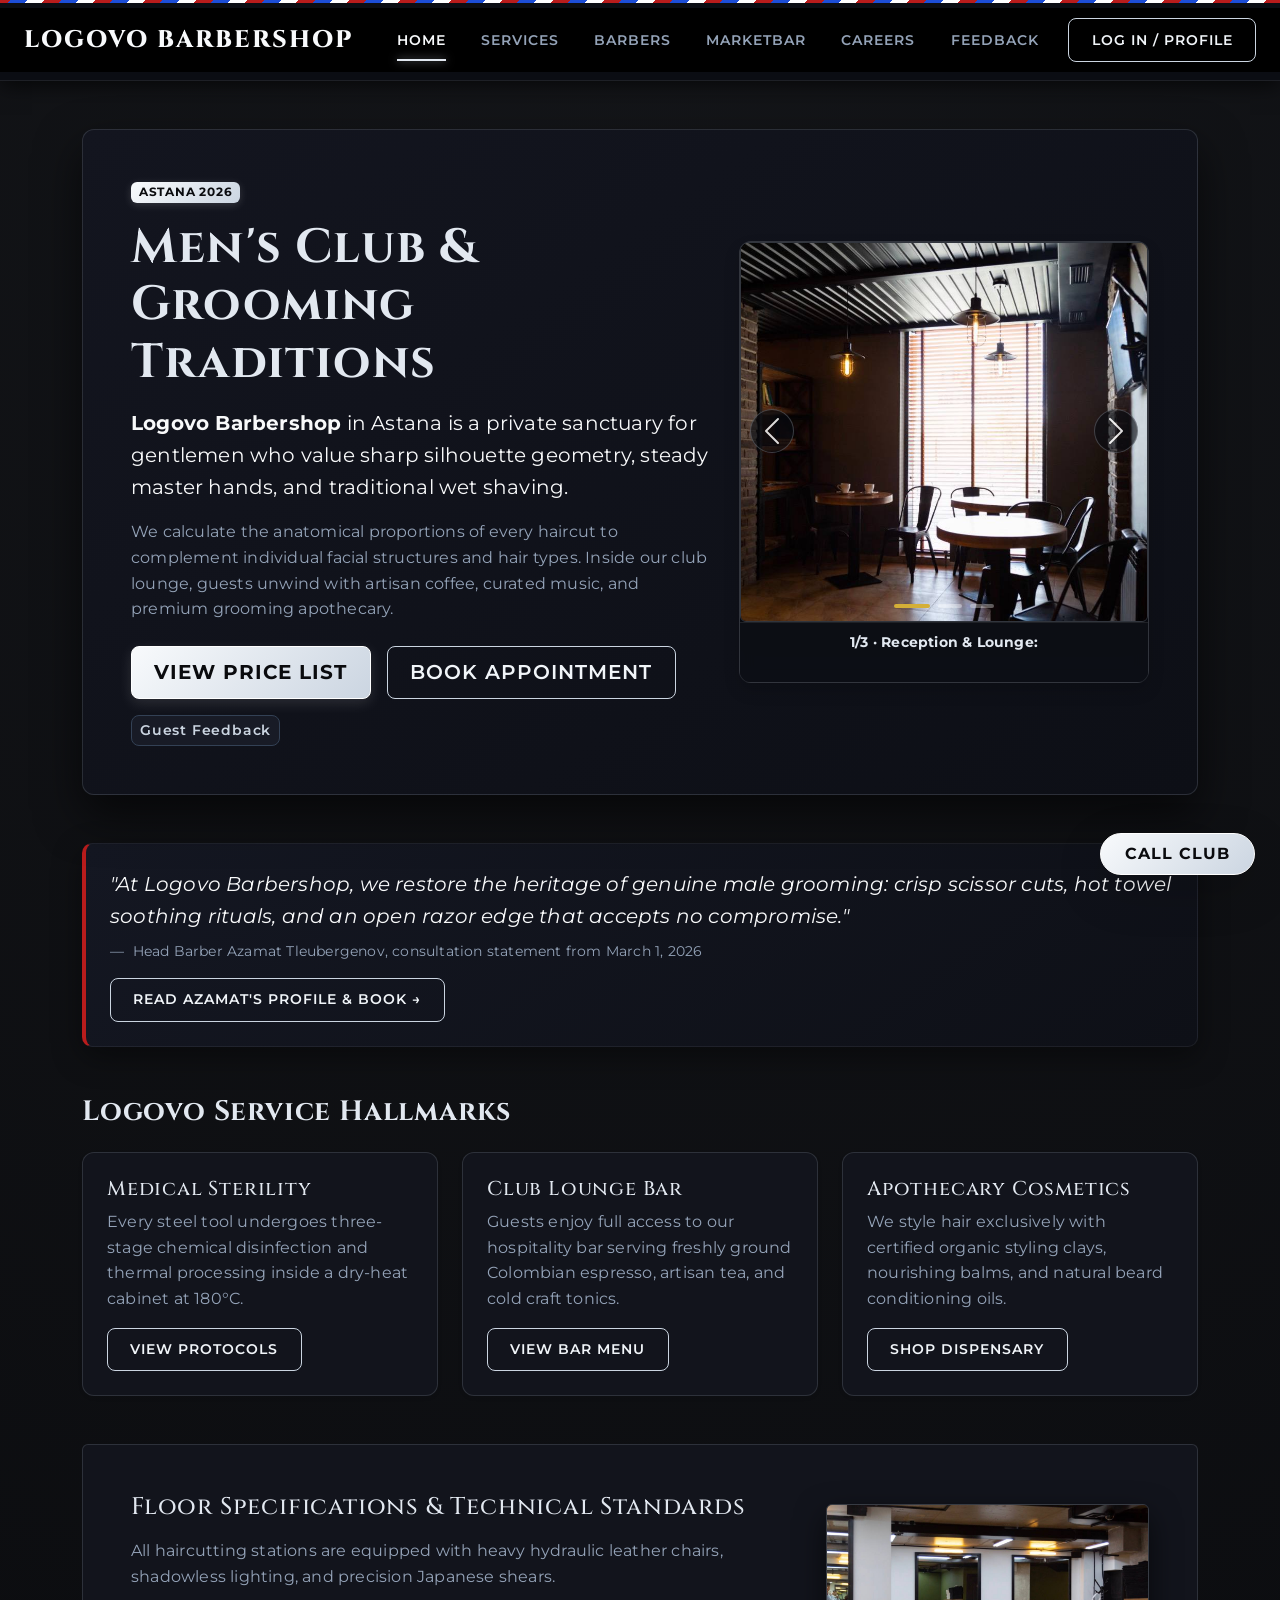
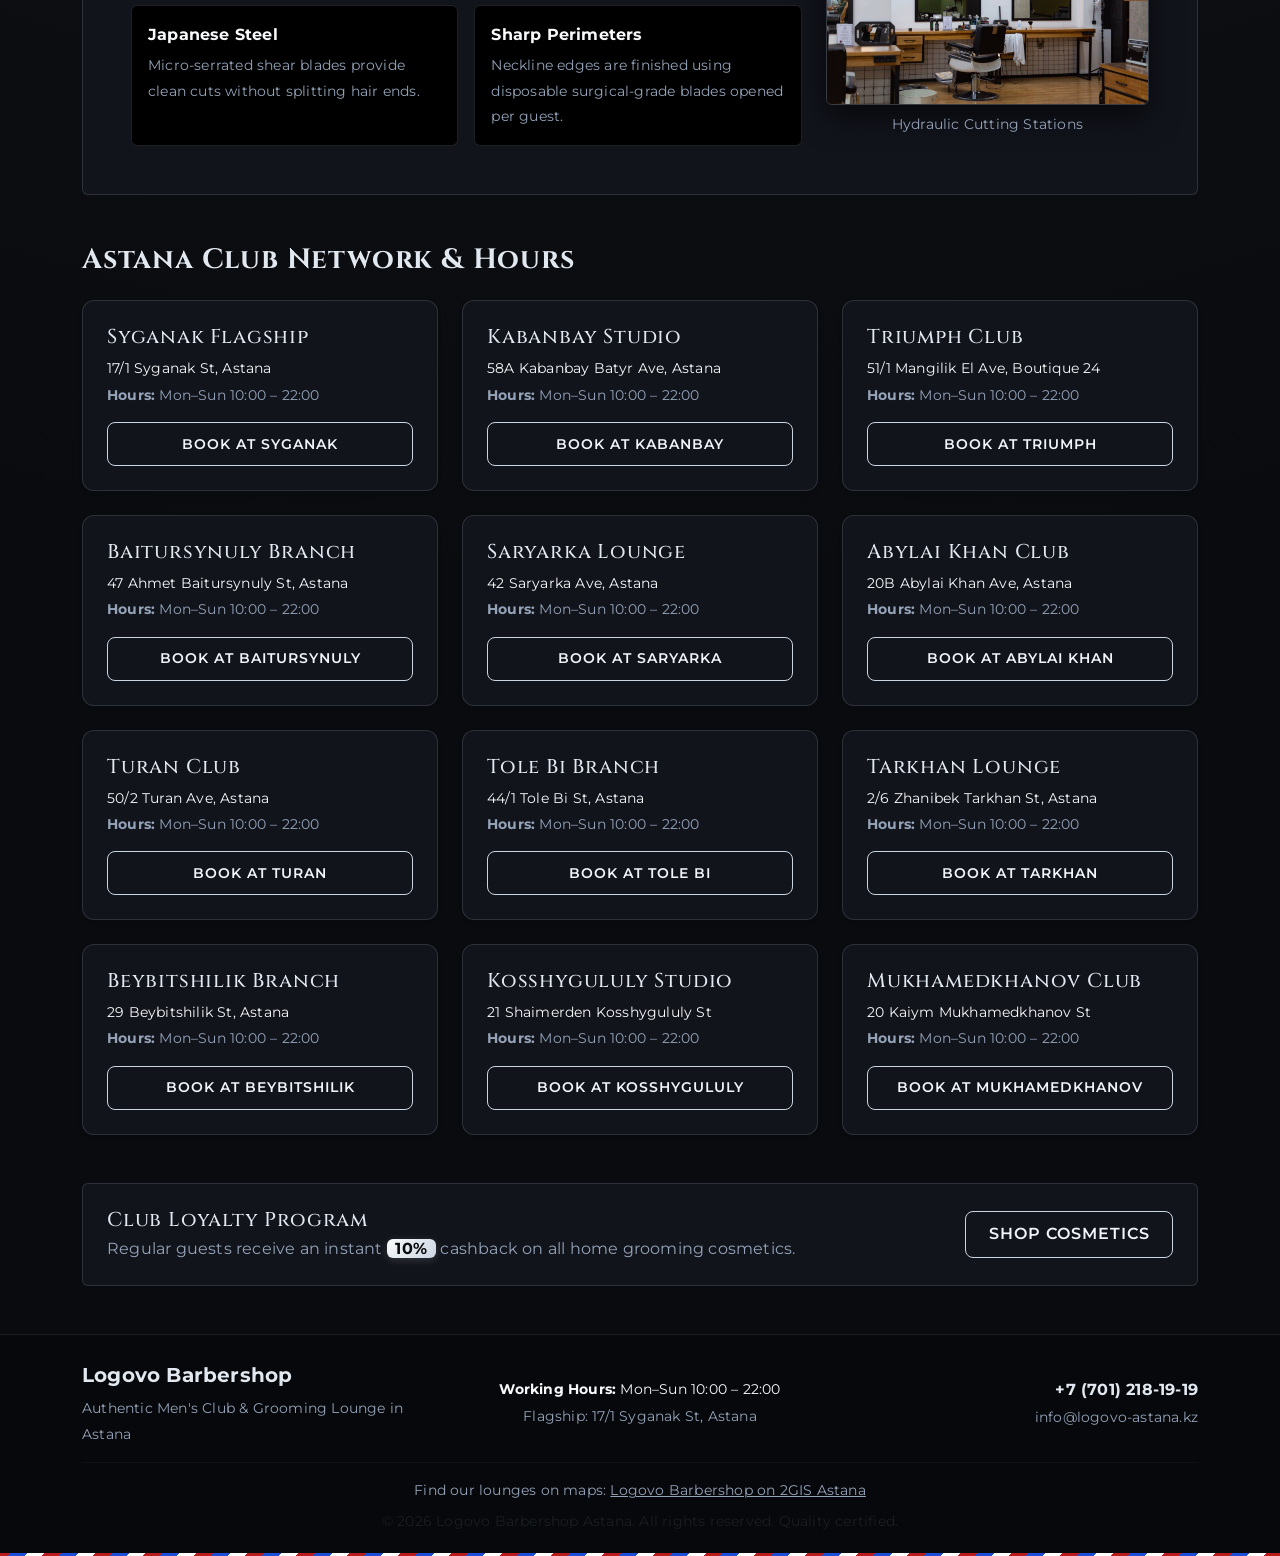
<file: index.html>
﻿<!DOCTYPE html>
<html lang="en">
<head>
    <meta charset="UTF-8">
    <meta name="viewport" content="width=device-width, initial-scale=1.0">
    <meta name="description" content="Official website of Logovo Barbershop in Astana. Classic haircuts, straight-razor shaving, and authentic club grooming traditions.">
    <title>Home — Logovo Barbershop Astana</title>
    
    <!-- Google Fonts: Cinzel & Montserrat -->
    <link rel="preconnect" href="https://fonts.googleapis.com">
    <link rel="preconnect" href="https://fonts.gstatic.com" crossorigin>
    <link href="https://fonts.googleapis.com/css2?family=Cinzel:wght@500;600;700;800;900&family=Montserrat:wght@300;400;500;600;700;800&display=swap" rel="stylesheet">
    <!-- Bootstrap v5.3.3 CSS via CDN -->
    <link href="https://cdn.jsdelivr.net/npm/bootstrap@5.3.3/dist/css/bootstrap.min.css" rel="stylesheet" integrity="sha384-QWTKZyjpPEjISv5WaRU9OFeRpok6YctnYmDr5pNlyT2bRjXh0JMhjY6hW+ALEwIH" crossorigin="anonymous">
    <!-- Brand correction and JavaScript freeze layer -->
    <link rel="stylesheet" href="css/custom.css">
</head>
<body class="bg-black text-light" id="page-home">

    <!-- Unified Site Header & Responsive Navigation -->
    <header class="border-bottom border-warning border-opacity-25 bg-black py-2 sticky-top" id="site-header">
        <nav class="navbar navbar-expand-lg navbar-dark bg-black" aria-label="Main site navigation">
            <div class="container-fluid px-3 px-md-4">
                <a class="navbar-brand fs-3 fw-bold text-gold" href="index.html" id="brand-link">Logovo Barbershop</a>
                
                <button class="navbar-toggler border-secondary" type="button" data-bs-toggle="collapse" data-bs-target="#navbar-main" aria-controls="navbar-main" aria-expanded="false" aria-label="Toggle navigation" id="navbar-toggle-btn">
                    <span class="navbar-toggler-icon"></span>
                </button>
                
                <div class="collapse navbar-collapse justify-content-end" id="navbar-main">
                    <ul class="navbar-nav gap-lg-2" id="navbar-nav-list">
                        <li class="nav-item"><a class="nav-link active text-gold fw-semibold" aria-current="page" href="index.html" id="nav-link-home">Home</a></li>
                        <li class="nav-item"><a class="nav-link text-light" href="services.html" id="nav-link-services">Services</a></li>
                        <li class="nav-item"><a class="nav-link text-light" href="barbers.html" id="nav-link-barbers">Barbers</a></li>
                        <li class="nav-item"><a class="nav-link text-light" href="marketbar.html" id="nav-link-marketbar">MarketBar</a></li>
                        <li class="nav-item"><a class="nav-link text-light" href="careers.html" id="nav-link-careers">Careers</a></li>
                        <li class="nav-item"><a class="nav-link text-light" href="feedback.html" id="nav-link-feedback">Feedback</a></li>
                    </ul>

                    <!-- Client Session / Profile Widget -->
                    <div class="d-flex align-items-center ms-lg-3 mt-3 mt-lg-0" id="header-auth-container">
                        <button type="button" class="btn btn-outline-gold btn-sm" id="btn-header-login" data-bs-toggle="modal" data-bs-target="#login-profile-modal">
                            Log In / Profile
                        </button>
                    </div>
                </div>
            </div>
        </nav>
    </header>

    <!-- Main Content Container -->
    <main class="container my-5" id="main-content">

        <!-- Hero Section: Responsive two-column grid -->
        <section class="p-4 p-md-5 mb-5 rounded bg-dark border border-secondary border-opacity-25 shadow" id="hero-section">
            <div class="row align-items-center g-4">
                <div class="col-12 col-lg-7">
                    <span class="badge bg-gold mb-3 text-uppercase fw-bold" id="badge-city">Astana 2026</span>
                    <h1 class="display-5 fw-bold text-gold mb-3" id="hero-title">Men's Club & Grooming Traditions</h1>
                    
                    <p class="lead text-light mb-3">
                        <b>Logovo Barbershop</b> in Astana is a private sanctuary for gentlemen who value sharp silhouette geometry, steady master hands, and traditional wet shaving.
                    </p>
                    <p class="text-secondary mb-4">
                        We calculate the anatomical proportions of every haircut to complement individual facial structures and hair types. Inside our club lounge, guests unwind with artisan coffee, curated music, and premium grooming apothecary.
                    </p>

                    <!-- Interactive Call to Action Links -->
                    <div class="d-flex flex-wrap gap-3" id="hero-actions-container">
                        <a href="services.html#service-tariff-table" class="btn btn-gold btn-lg" id="hero-btn-services">View Price List</a>
                        <a href="services.html#booking-section" class="btn btn-outline-gold btn-lg" id="hero-btn-book">Book Appointment</a>
                        <a href="feedback.html#feedback-form-section" class="btn btn-secondary btn-sm align-self-center" id="hero-btn-feedback">Guest Feedback</a>
                    </div>
                </div>

                <div class="col-12 col-lg-5 text-center">
                    <div id="hero-gallery-carousel" class="position-relative shadow" aria-label="Logovo Barbershop Atmosphere Gallery">
                        <!-- Slide Indicators -->
                        <div class="carousel-indicators mb-2" id="hero-carousel-indicators">
                            <button type="button" class="active" aria-current="true" aria-label="Slide 1: Lounge Area"></button>
                            <button type="button" aria-label="Slide 2: Cutting Floor Workstations"></button>
                            <button type="button" aria-label="Slide 3: Hospitality Bar Counter"></button>
                        </div>

                        <!-- Carousel Slides -->
                        <div class="carousel-inner" id="hero-carousel-slides">
                            <!-- Slide 1: photo1.jpg (Lounge & Reception) -->
                            <div class="carousel-item active" data-slide-index="0">
                                <figure class="mb-0">
                                    <img src="images/photo1.jpg" alt="Logovo Barbershop lounge waiting area with brick pillars and round wooden tables" class="img-fluid rounded" id="hero-image">
                                    <figcaption class="carousel-caption-bar text-secondary small" id="hero-caption-1">
                                        <strong class="text-gold d-block">1/3 · Reception & Lounge:</strong>
                                    
                                    </figcaption>
                                </figure>
                            </div>

                            <!-- Slide 2: photo2.jpg (Workstations & Chairs) -->
                            <div class="carousel-item" data-slide-index="1">
                                <figure class="mb-0">
                                    <img src="images/photo2.jpg" alt="Master barber workstations and hydraulic chairs at Logovo" class="img-fluid rounded" id="hero-carousel-img-2">
                                    <figcaption class="carousel-caption-bar text-secondary small" id="hero-caption-2">
                                        <strong class="text-gold d-block">2/3 · Cutting Floor:</strong>
                                       
                                    </figcaption>
                                </figure>
                            </div>

                            <!-- Slide 3: photo4.jpg (Hospitality Bar & Apothecary) -->
                            <div class="carousel-item" data-slide-index="2">
                                <figure class="mb-0">
                                    <img src="images/photo4.jpg" alt="Logovo Barbershop hospitality bar counter and dispensary display" class="img-fluid rounded" id="hero-carousel-img-4">
                                    <figcaption class="carousel-caption-bar text-secondary small" id="hero-caption-4">
                                        <strong class="text-gold d-block">3/3 · Hospitality & Apothecary:</strong>
                                        
                                    </figcaption>
                                </figure>
                            </div>
                        </div>

                        <!-- Previous / Next Controls -->
                        <button class="carousel-control-prev" type="button" id="hero-carousel-prev" aria-label="Previous slide">
                            <span class="carousel-control-prev-icon" aria-hidden="true"></span>
                            <span class="visually-hidden">Previous</span>
                        </button>
                        <button class="carousel-control-next" type="button" id="hero-carousel-next" aria-label="Next slide">
                            <span class="carousel-control-next-icon" aria-hidden="true"></span>
                            <span class="visually-hidden">Next</span>
                        </button>
                    </div>
                </div>
            </div>
        </section>

        <!-- Active Reservations and Orders Section (R2) -->
        <section class="my-5 is-hidden" id="active-reservations-section" aria-label="Active Reservations and Orders">
            <div class="card card-dark p-4 p-md-5 shadow border border-secondary border-opacity-25">
                <div class="d-flex flex-column flex-sm-row justify-content-between align-items-sm-center mb-3">
                    <div>
                        <span class="badge bg-gold text-dark mb-1">Active Client Status</span>
                        <h2 class="h3 fw-bold text-gold mb-0">Your Active Bookings & Dispensary Orders</h2>
                    </div>
                    <span class="text-secondary small mt-2 mt-sm-0" id="active-items-count-badge"></span>
                </div>
                <p class="text-secondary small mb-3">
                    Active chair reservations and apothecary pickup orders linked to your current visit. Click any item badge to expand and view full voucher credentials.
                </p>
                <div class="voucher-divider"></div>
                <div id="active-reservations-list" class="d-flex flex-column gap-3"></div>
            </div>
        </section>

        <!-- Master Barber Statement with Anchor to Barber Profile -->
        <div class="my-5 p-4 border-start border-4 border-warning bg-dark rounded shadow-sm" id="quote-section">
            <figure class="mb-0">
                <blockquote class="blockquote text-light fst-italic mb-2" cite="https://2gis.kz">
                    "At Logovo Barbershop, we restore the heritage of genuine male grooming: crisp scissor cuts, hot towel soothing rituals, and an open razor edge that accepts no compromise."
                </blockquote>
                <figcaption class="blockquote-footer text-secondary mt-1 mb-2">
                    Head Barber Azamat Tleubergenov, consultation statement from <time datetime="2026-03-01">March 1, 2026</time>
                </figcaption>
            </figure>
            <a href="barbers.html#barber-azamat" class="btn btn-sm btn-outline-gold mt-2" id="link-azamat-profile">Read Azamat's Profile & Book →</a>
        </div>

        <!-- Service Hallmarks: Responsive 3-Card Grid -->
        <section class="my-5" id="hallmarks-section">
            <h2 class="h3 fw-bold text-gold mb-4 text-center text-md-start">Logovo Service Hallmarks</h2>
            
            <div class="row g-4" id="hallmarks-cards-container">
                <div class="col-12 col-md-6 col-lg-4">
                    <div class="card card-dark h-100 shadow-sm border border-secondary border-opacity-25" id="card-hallmark-sterility">
                        <div class="card-body p-4 d-flex flex-column justify-content-between">
                            <div>
                                <h3 class="h5 card-title text-gold mb-2">Medical Sterility</h3>
                                <p class="card-text text-secondary mb-3">
                                    Every steel tool undergoes three-stage chemical disinfection and thermal processing inside a dry-heat cabinet at 180°C.
                                </p>
                            </div>
                            <a href="services.html#sanitation-section" class="btn btn-sm btn-outline-gold align-self-start" id="link-hallmark-sterility">View Protocols</a>
                        </div>
                    </div>
                </div>

                <div class="col-12 col-md-6 col-lg-4">
                    <div class="card card-dark h-100 shadow-sm border border-secondary border-opacity-25" id="card-hallmark-lounge">
                        <div class="card-body p-4 d-flex flex-column justify-content-between">
                            <div>
                                <h3 class="h5 card-title text-gold mb-2">Club Lounge Bar</h3>
                                <p class="card-text text-secondary mb-3">
                                    Guests enjoy full access to our hospitality bar serving freshly ground Colombian espresso, artisan tea, and cold craft tonics.
                                </p>
                            </div>
                            <a href="marketbar.html#lounge-bar-menu" class="btn btn-sm btn-outline-gold align-self-start" id="link-hallmark-lounge">View Bar Menu</a>
                        </div>
                    </div>
                </div>

                <div class="col-12 col-md-12 col-lg-4">
                    <div class="card card-dark h-100 shadow-sm border border-secondary border-opacity-25" id="card-hallmark-apothecary">
                        <div class="card-body p-4 d-flex flex-column justify-content-between">
                            <div>
                                <h3 class="h5 card-title text-gold mb-2">Apothecary Cosmetics</h3>
                                <p class="card-text text-secondary mb-3">
                                    We style hair exclusively with certified organic styling clays, nourishing balms, and natural beard conditioning oils.
                                </p>
                            </div>
                            <a href="marketbar.html#apothecary-catalog" class="btn btn-sm btn-outline-gold align-self-start" id="link-hallmark-apothecary">Shop Dispensary</a>
                        </div>
                    </div>
                </div>
            </div>
        </section>

        <!-- Floor Specifications & Technical Standards (Nested Grid) -->
        <section class="my-5 p-4 p-md-5 rounded bg-dark border border-secondary border-opacity-25" id="specs-section">
            <div class="row align-items-center g-4">
                <div class="col-12 col-lg-8">
                    <h2 class="h4 text-gold mb-3">Floor Specifications & Technical Standards</h2>
                    <p class="text-secondary mb-3">
                        All haircutting stations are equipped with heavy hydraulic leather chairs, shadowless lighting, and precision Japanese shears.
                    </p>

                    <div class="row g-3">
                        <div class="col-12 col-md-6">
                            <div class="p-3 bg-black rounded border border-secondary border-opacity-25 h-100">
                                <span class="fw-bold text-light d-block mb-1">Japanese Steel</span>
                                <small class="text-secondary">Micro-serrated shear blades provide clean cuts without splitting hair ends.</small>
                            </div>
                        </div>
                        <div class="col-12 col-md-6">
                            <div class="p-3 bg-black rounded border border-secondary border-opacity-25 h-100">
                                <span class="fw-bold text-light d-block mb-1">Sharp Perimeters</span>
                                <small class="text-secondary">Neckline edges are finished using disposable surgical-grade blades opened per guest.</small>
                            </div>
                        </div>
                    </div>
                </div>

                <div class="col-12 col-lg-4 text-center">
                    <figure class="mb-0">
                        <img src="images/photo2.jpg" alt="Master barber workstations and hydraulic chairs at Logovo" class="img-fluid rounded shadow border border-secondary border-opacity-50" id="specs-image">
                        <figcaption class="text-secondary small mt-2">Hydraulic Cutting Stations</figcaption>
                    </figure>
                </div>
            </div>
        </section>

        <!-- Astana Network Locations & Working Hours -->
        <section class="my-5" id="branches-section">
            <h2 class="h3 fw-bold text-gold mb-4 text-center text-md-start">Astana Club Network & Hours</h2>
            <div class="row g-4" id="branches-cards-container">
                <div class="col-12 col-md-6 col-lg-4">
                    <div class="card card-dark h-100 p-3 p-md-4 border border-secondary border-opacity-25 shadow-sm">
                        <h3 class="h5 text-gold mb-2">Syganak Flagship</h3>
                        <p class="text-light mb-1 small">17/1 Syganak St, Astana</p>
                        <p class="text-secondary mb-3 small"><strong>Hours:</strong> Mon–Sun 10:00 – 22:00</p>
                        <a href="services.html#booking-section" class="btn btn-outline-gold btn-sm w-100" id="btn-book-syganak">Book at Syganak</a>
                    </div>
                </div>

                <div class="col-12 col-md-6 col-lg-4">
                    <div class="card card-dark h-100 p-3 p-md-4 border border-secondary border-opacity-25 shadow-sm">
                        <h3 class="h5 text-gold mb-2">Kabanbay Studio</h3>
                        <p class="text-light mb-1 small">58A Kabanbay Batyr Ave, Astana</p>
                        <p class="text-secondary mb-3 small"><strong>Hours:</strong> Mon–Sun 10:00 – 22:00</p>
                        <a href="services.html#booking-section" class="btn btn-outline-gold btn-sm w-100" id="btn-book-kabanbay">Book at Kabanbay</a>
                    </div>
                </div>

                <div class="col-12 col-md-6 col-lg-4">
                    <div class="card card-dark h-100 p-3 p-md-4 border border-secondary border-opacity-25 shadow-sm">
                        <h3 class="h5 text-gold mb-2">Triumph Club</h3>
                        <p class="text-light mb-1 small">51/1 Mangilik El Ave, Boutique 24</p>
                        <p class="text-secondary mb-3 small"><strong>Hours:</strong> Mon–Sun 10:00 – 22:00</p>
                        <a href="services.html#booking-section" class="btn btn-outline-gold btn-sm w-100" id="btn-book-triumph">Book at Triumph</a>
                    </div>
                </div>

                <div class="col-12 col-md-6 col-lg-4">
                    <div class="card card-dark h-100 p-3 p-md-4 border border-secondary border-opacity-25 shadow-sm">
                        <h3 class="h5 text-gold mb-2">Baitursynuly Branch</h3>
                        <p class="text-light mb-1 small">47 Ahmet Baitursynuly St, Astana</p>
                        <p class="text-secondary mb-3 small"><strong>Hours:</strong> Mon–Sun 10:00 – 22:00</p>
                        <a href="services.html#booking-section" class="btn btn-outline-gold btn-sm w-100" id="btn-book-baitursynuly">Book at Baitursynuly</a>
                    </div>
                </div>

                <div class="col-12 col-md-6 col-lg-4">
                    <div class="card card-dark h-100 p-3 p-md-4 border border-secondary border-opacity-25 shadow-sm">
                        <h3 class="h5 text-gold mb-2">Saryarka Lounge</h3>
                        <p class="text-light mb-1 small">42 Saryarka Ave, Astana</p>
                        <p class="text-secondary mb-3 small"><strong>Hours:</strong> Mon–Sun 10:00 – 22:00</p>
                        <a href="services.html#booking-section" class="btn btn-outline-gold btn-sm w-100" id="btn-book-saryarka">Book at Saryarka</a>
                    </div>
                </div>

                <div class="col-12 col-md-6 col-lg-4">
                    <div class="card card-dark h-100 p-3 p-md-4 border border-secondary border-opacity-25 shadow-sm">
                        <h3 class="h5 text-gold mb-2">Abylai Khan Club</h3>
                        <p class="text-light mb-1 small">20B Abylai Khan Ave, Astana</p>
                        <p class="text-secondary mb-3 small"><strong>Hours:</strong> Mon–Sun 10:00 – 22:00</p>
                        <a href="services.html#booking-section" class="btn btn-outline-gold btn-sm w-100" id="btn-book-abay">Book at Abylai Khan</a>
                    </div>
                </div>

                <div class="col-12 col-md-6 col-lg-4">
                    <div class="card card-dark h-100 p-3 p-md-4 border border-secondary border-opacity-25 shadow-sm">
                        <h3 class="h5 text-gold mb-2">Turan Club</h3>
                        <p class="text-light mb-1 small">50/2 Turan Ave, Astana</p>
                        <p class="text-secondary mb-3 small"><strong>Hours:</strong> Mon–Sun 10:00 – 22:00</p>
                        <a href="services.html#booking-section" class="btn btn-outline-gold btn-sm w-100" id="btn-book-turan">Book at Turan</a>
                    </div>
                </div>

                <div class="col-12 col-md-6 col-lg-4">
                    <div class="card card-dark h-100 p-3 p-md-4 border border-secondary border-opacity-25 shadow-sm">
                        <h3 class="h5 text-gold mb-2">Tole Bi Branch</h3>
                        <p class="text-light mb-1 small">44/1 Tole Bi St, Astana</p>
                        <p class="text-secondary mb-3 small"><strong>Hours:</strong> Mon–Sun 10:00 – 22:00</p>
                        <a href="services.html#booking-section" class="btn btn-outline-gold btn-sm w-100" id="btn-book-tolebi">Book at Tole Bi</a>
                    </div>
                </div>

                <div class="col-12 col-md-6 col-lg-4">
                    <div class="card card-dark h-100 p-3 p-md-4 border border-secondary border-opacity-25 shadow-sm">
                        <h3 class="h5 text-gold mb-2">Tarkhan Lounge</h3>
                        <p class="text-light mb-1 small">2/6 Zhanibek Tarkhan St, Astana</p>
                        <p class="text-secondary mb-3 small"><strong>Hours:</strong> Mon–Sun 10:00 – 22:00</p>
                        <a href="services.html#booking-section" class="btn btn-outline-gold btn-sm w-100" id="btn-book-tarkhan">Book at Tarkhan</a>
                    </div>
                </div>

                <div class="col-12 col-md-6 col-lg-4">
                    <div class="card card-dark h-100 p-3 p-md-4 border border-secondary border-opacity-25 shadow-sm">
                        <h3 class="h5 text-gold mb-2">Beybitshilik Branch</h3>
                        <p class="text-light mb-1 small">29 Beybitshilik St, Astana</p>
                        <p class="text-secondary mb-3 small"><strong>Hours:</strong> Mon–Sun 10:00 – 22:00</p>
                        <a href="services.html#booking-section" class="btn btn-outline-gold btn-sm w-100" id="btn-book-beybitshilik">Book at Beybitshilik</a>
                    </div>
                </div>

                <div class="col-12 col-md-6 col-lg-4">
                    <div class="card card-dark h-100 p-3 p-md-4 border border-secondary border-opacity-25 shadow-sm">
                        <h3 class="h5 text-gold mb-2">Kosshygululy Studio</h3>
                        <p class="text-light mb-1 small">21 Shaimerden Kosshygululy St</p>
                        <p class="text-secondary mb-3 small"><strong>Hours:</strong> Mon–Sun 10:00 – 22:00</p>
                        <a href="services.html#booking-section" class="btn btn-outline-gold btn-sm w-100" id="btn-book-kosshygululy">Book at Kosshygululy</a>
                    </div>
                </div>

                <div class="col-12 col-md-6 col-lg-4">
                    <div class="card card-dark h-100 p-3 p-md-4 border border-secondary border-opacity-25 shadow-sm">
                        <h3 class="h5 text-gold mb-2">Mukhamedkhanov Club</h3>
                        <p class="text-light mb-1 small">20 Kaiym Mukhamedkhanov St</p>
                        <p class="text-secondary mb-3 small"><strong>Hours:</strong> Mon–Sun 10:00 – 22:00</p>
                        <a href="services.html#booking-section" class="btn btn-outline-gold btn-sm w-100" id="btn-book-mukhamedkhanov">Book at Mukhamedkhanov</a>
                    </div>
                </div>
            </div>
        </section>

        <!-- Loyalty Club Banner -->
        <aside class="p-4 rounded bg-dark border border-secondary border-opacity-25 my-4" id="loyalty-banner">
            <div class="d-flex flex-column flex-md-row justify-content-between align-items-md-center gap-3">
                <div>
                    <h3 class="h5 text-gold mb-1">Club Loyalty Program</h3>
                    <p class="text-secondary mb-0">Regular guests receive an instant <mark class="bg-gold px-2 py-0 rounded">10%</mark> cashback on all home grooming cosmetics.</p>
                </div>
                <a href="marketbar.html#apothecary-catalog" class="btn btn-outline-gold align-self-start align-self-md-center" id="banner-btn-loyalty">Shop Cosmetics</a>
            </div>
        </aside>

    </main>

    <!-- Floating Call Button -->
    <a href="tel:+77012181919" class="btn btn-gold shadow-lg rounded-pill px-4 py-2 btn-floating-call d-none d-sm-inline-block" id="btn-floating-call">
        Call Club
    </a>

    <!-- Client Login & Profile Modal -->
    <div class="modal fade" id="login-profile-modal" tabindex="-1" aria-labelledby="loginModalTitle" aria-hidden="true">
        <div class="modal-dialog modal-dialog-centered">
            <div class="modal-content logovo-modal-content">
                <div class="modal-header">
                    <h5 class="modal-title text-gold" id="loginModalTitle">Gentleman's Club Member Access</h5>
                    <button type="button" class="btn-close btn-close-white" data-bs-dismiss="modal" aria-label="Close"></button>
                </div>
                
                <!-- View 1: Login / Profile Creation (Shown when Logged Out) -->
                <div id="modal-view-login">
                    <form id="form-modal-login">
                        <div class="modal-body">
                            <p class="text-secondary small mb-3">
                                Sign in to save your credentials for expedited appointment bookings and cosmetic pre-orders.
                            </p>
                            <div class="mb-3">
                                <label for="modal-input-name" class="form-label text-light small">Full Name:</label>
                                <input type="text" id="modal-input-name" class="form-control bg-dark text-light border-secondary" placeholder="Arman Kassymov" required minlength="3">
                            </div>
                            <div class="mb-3">
                                <label for="modal-input-phone" class="form-label text-light small">Telephone Number (+7...):</label>
                                <input type="tel" id="modal-input-phone" class="form-control bg-dark text-light border-secondary" placeholder="+7 (701) 218-19-19" maxlength="18" required>
                            </div>
                            <div class="mb-3">
                                <label for="modal-input-email" class="form-label text-light small">Email Address:</label>
                                <input type="email" id="modal-input-email" class="form-control bg-dark text-light border-secondary" placeholder="arman@example.kz" required>
                            </div>
                            <div id="modal-login-error" class="alert-error-box is-hidden small mt-2" role="alert"></div>
                        </div>
                        <div class="modal-footer d-flex justify-content-between">
                            <button type="button" class="btn btn-outline-secondary btn-sm" data-bs-dismiss="modal">Cancel</button>
                            <button type="submit" class="btn btn-gold btn-sm" id="btn-modal-save-login">Save & Log In</button>
                        </div>
                    </form>
                </div>

                <!-- View 2: Active User Profile Details (Shown when Logged In) -->
                <div id="modal-view-profile" class="is-hidden">
                    <div class="modal-body">
                        <div class="d-flex align-items-center gap-3 mb-3 pb-3 border-bottom border-secondary border-opacity-25">
                            <div class="badge bg-gold p-2 fs-6 text-dark rounded-circle" style="width: 44px; height: 44px; display: flex; align-items: center; justify-content: center;">
                                LGV
                            </div>
                            <div>
                                <strong class="text-light fs-5 d-block" id="modal-profile-display-name">Arman Kassymov</strong>
                                <span class="badge bg-gold text-dark small">Verified Club Member</span>
                            </div>
                        </div>
                        <div class="row g-2 small mb-3">
                            <div class="col-12">
                                <span class="text-secondary d-block">Registered Contact Phone:</span>
                                <strong class="text-light" id="modal-profile-display-phone">+7 (701) 218-19-19</strong>
                            </div>
                            <div class="col-12">
                                <span class="text-secondary d-block">Registered Email:</span>
                                <strong class="text-light" id="modal-profile-display-email">arman@example.kz</strong>
                            </div>
                            <div class="col-12">
                                <span class="text-secondary d-block">Membership Privilege:</span>
                                <span class="text-gold">Automatic Booking & MarketBar Autofill Active</span>
                            </div>
                        </div>
                    </div>
                    <div class="modal-footer d-flex justify-content-between">
                        <button type="button" class="btn btn-outline-danger btn-sm" id="btn-modal-action-logout">Log Out</button>
                        <button type="button" class="btn btn-outline-secondary btn-sm" data-bs-dismiss="modal">Close</button>
                    </div>
                </div>

            </div>
        </div>
    </div>

    <!-- Unified Site Footer -->
    <footer class="bg-black text-secondary py-4 border-top border-secondary border-opacity-25 text-center" id="site-footer">
        <div class="container">
            <div class="row g-3 text-center text-md-start mb-3 align-items-center">
                <div class="col-12 col-md-4">
                    <span class="fs-5 fw-bold text-gold d-block mb-1">Logovo Barbershop</span>
                    <small class="text-secondary">Authentic Men's Club & Grooming Lounge in Astana</small>
                </div>
                <div class="col-12 col-md-4 text-center">
                    <span class="d-block text-light small mb-1"><strong>Working Hours:</strong> Mon–Sun 10:00 – 22:00</span>
                    <span class="d-block small text-secondary">Flagship: 17/1 Syganak St, Astana</span>
                </div>
                <div class="col-12 col-md-4 text-center text-md-end">
                    <a href="tel:+77012181919" class="text-gold text-decoration-none fw-bold d-block mb-1" id="footer-phone-link">+7 (701) 218-19-19</a>
                    <a href="mailto:info@logovo-astana.kz" class="text-secondary small text-decoration-none d-block" id="footer-email-link">info@logovo-astana.kz</a>
                </div>
            </div>
            <hr class="border-secondary border-opacity-25 my-3">
            <p class="mb-2 text-secondary small">Find our lounges on maps: <a href="https://2gis.kz" target="_blank" rel="noopener noreferrer" class="text-secondary text-decoration-underline" id="footer-2gis-link">Logovo Barbershop on 2GIS Astana</a></p>
            <p class="small text-muted mb-0" id="footer-copyright">© 2026 Logovo Barbershop Astana. All rights reserved. Quality certified.</p>
        </div>
    </footer>

    <!-- jQuery v3.7.1 CDN -->
    <script src="https://code.jquery.com/jquery-3.7.1.min.js" integrity="sha256-/JqT3SQfawRcv/BIHPThkBvs0OEvtFFmqPF/lYI/Cxo=" crossorigin="anonymous"></script>
    <!-- Bootstrap v5.3.3 JS Bundle CDN -->
    <script src="https://cdn.jsdelivr.net/npm/bootstrap@5.3.3/dist/js/bootstrap.bundle.min.js"></script>
    <!-- Logovo Barbershop Shared Logic -->
    <script src="js/main.js" defer></script>
</body>
</html>
</file>
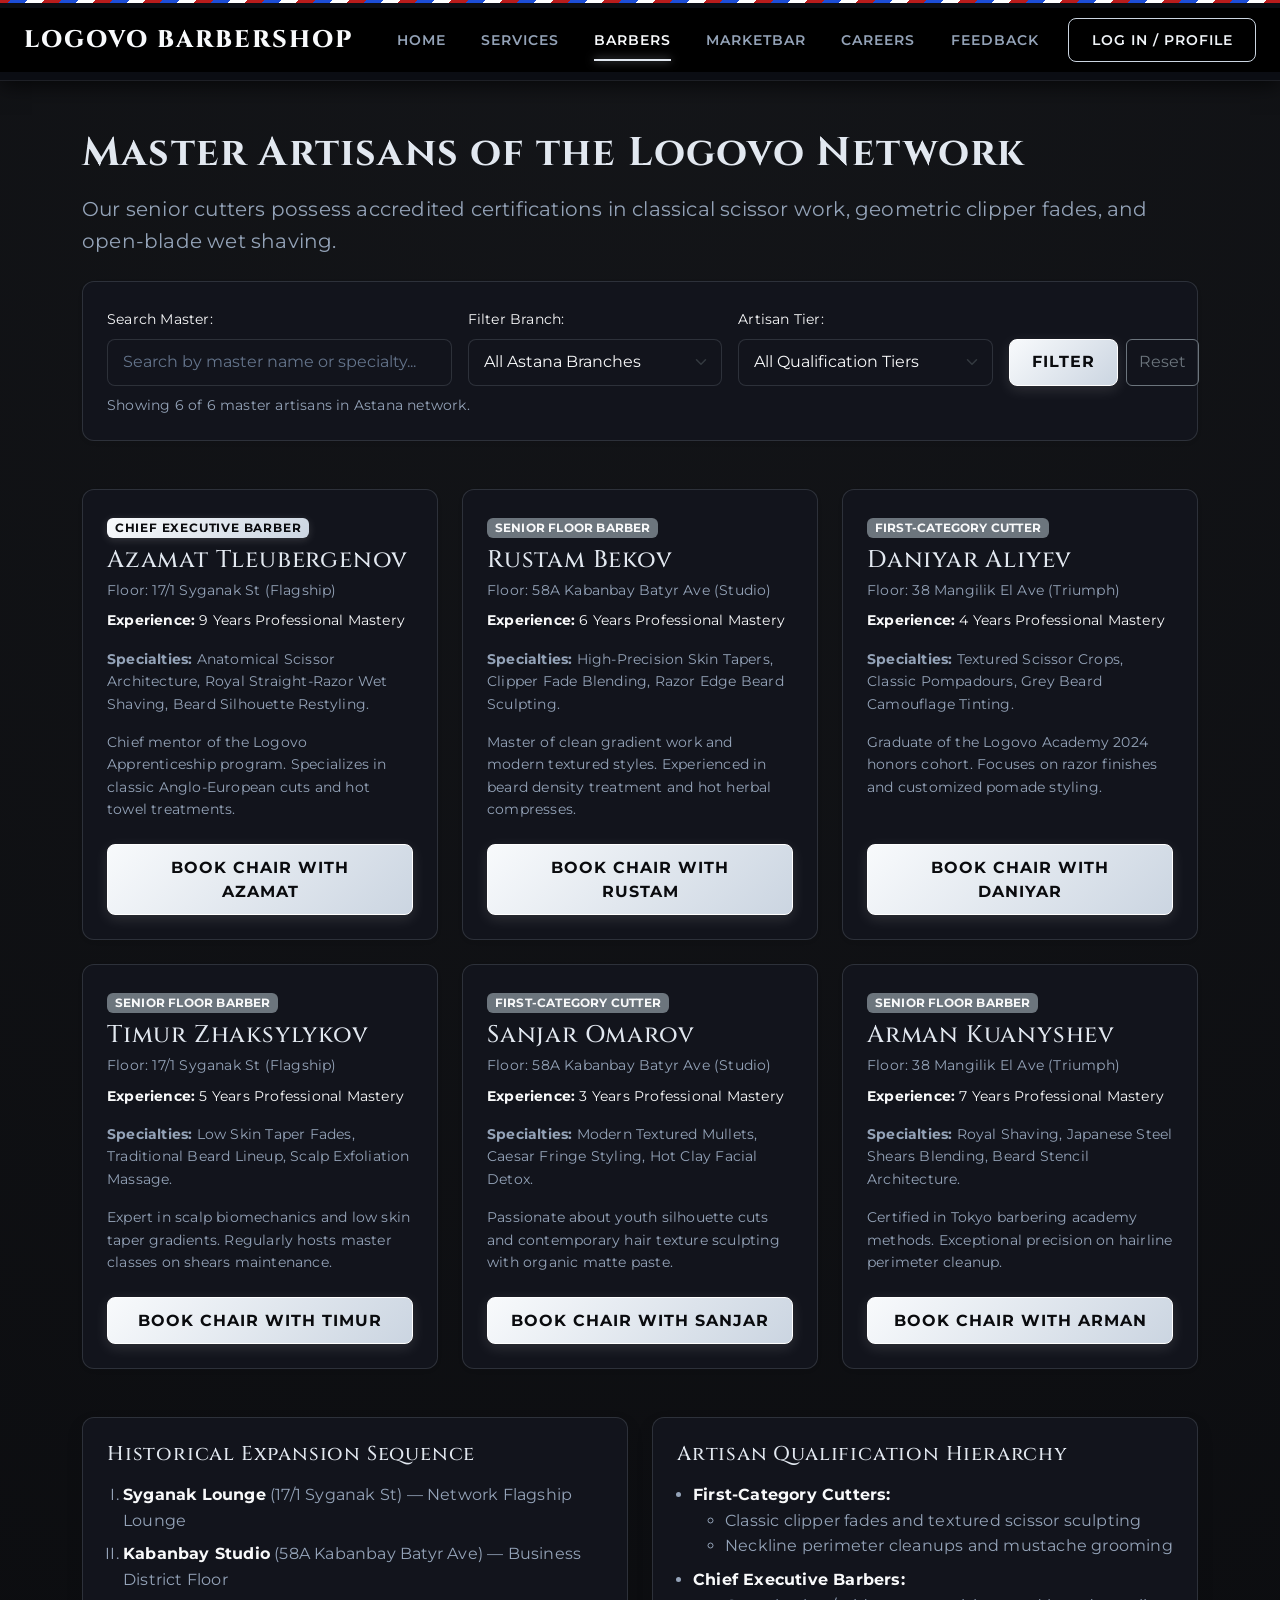
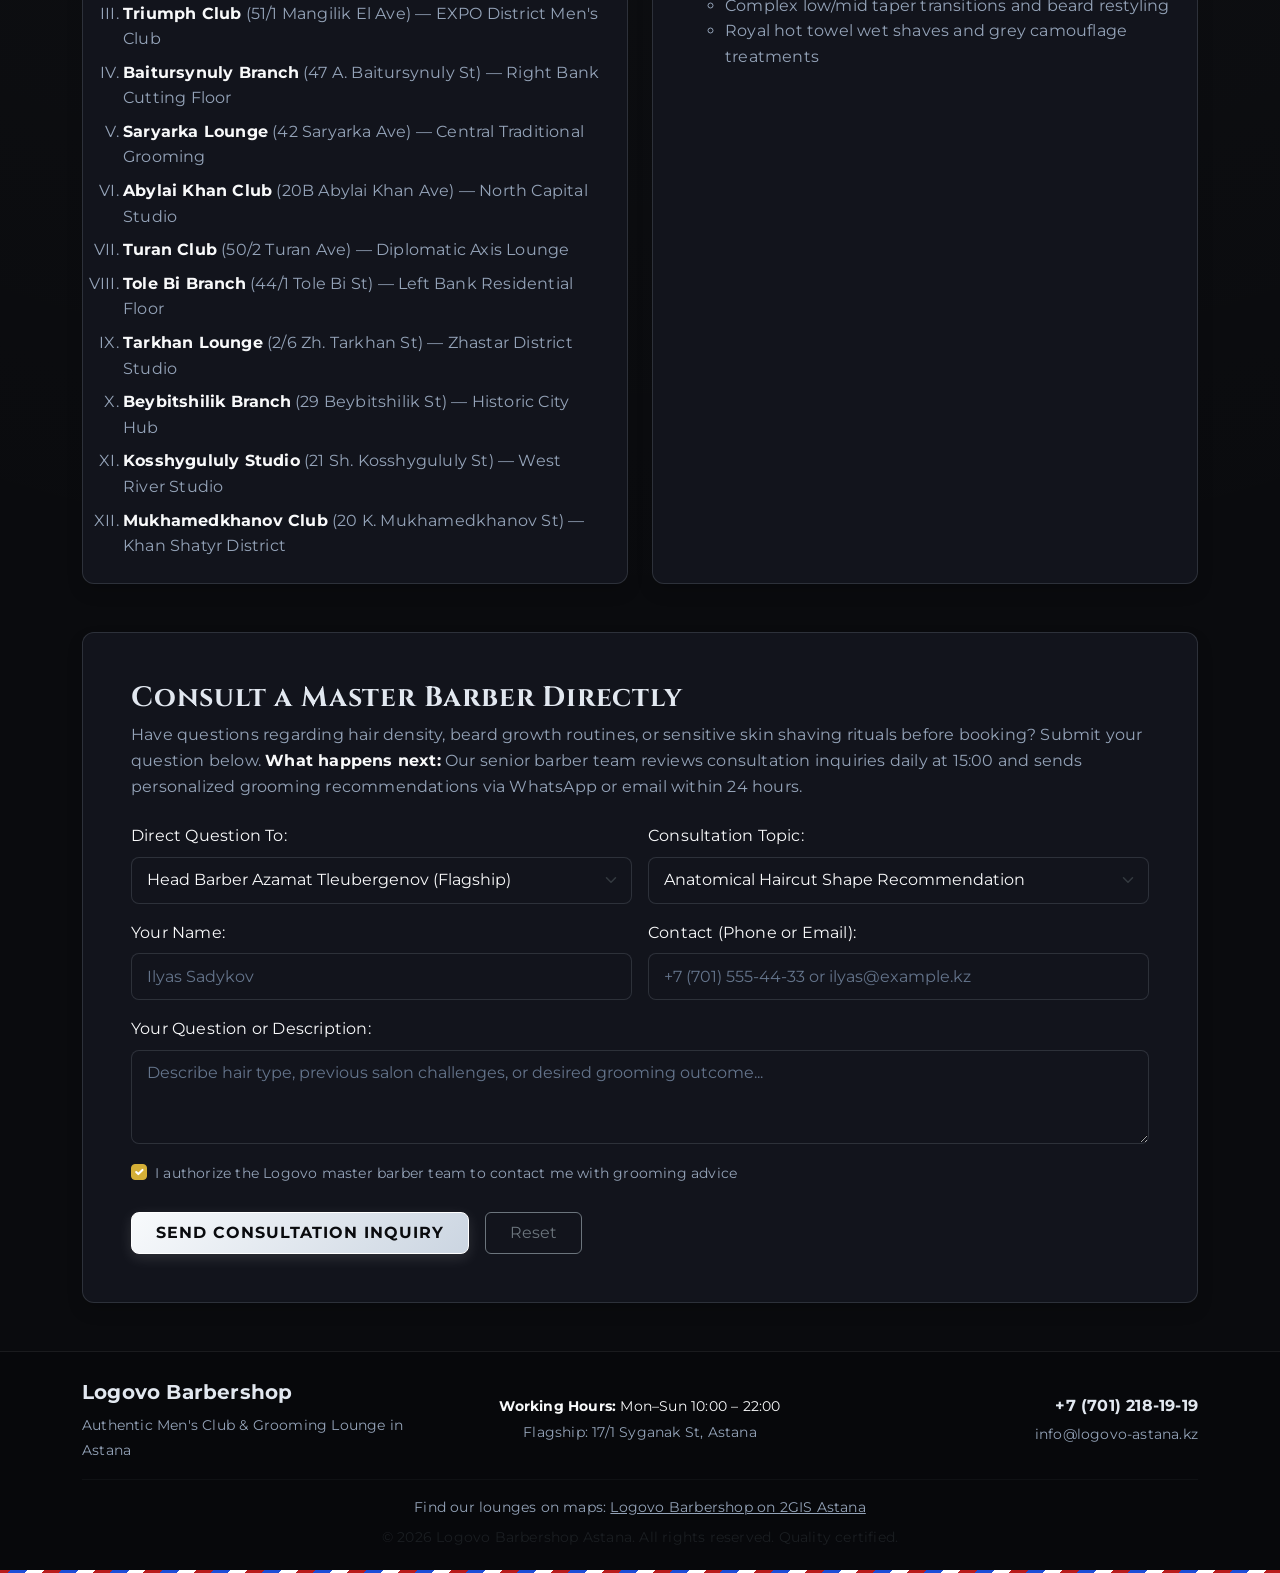
<file: barbers.html>
﻿<!DOCTYPE html>
<html lang="en">
<head>
    <meta charset="UTF-8">
    <meta name="viewport" content="width=device-width, initial-scale=1.0">
    <meta name="description" content="Master artisan roster, branch chronology, and direct consultation for Logovo Barbershop in Astana.">
    <title>Barbers & Masters — Logovo Barbershop Astana</title>
    
    <!-- Google Fonts: Cinzel & Montserrat -->
    <link rel="preconnect" href="https://fonts.googleapis.com">
    <link rel="preconnect" href="https://fonts.gstatic.com" crossorigin>
    <link href="https://fonts.googleapis.com/css2?family=Cinzel:wght@500;600;700;800;900&family=Montserrat:wght@300;400;500;600;700;800&display=swap" rel="stylesheet">
    <!-- Bootstrap v5.3.3 CSS via CDN -->
    <link href="https://cdn.jsdelivr.net/npm/bootstrap@5.3.3/dist/css/bootstrap.min.css" rel="stylesheet" integrity="sha384-QWTKZyjpPEjISv5WaRU9OFeRpok6YctnYmDr5pNlyT2bRjXh0JMhjY6hW+ALEwIH" crossorigin="anonymous">
    <!-- Brand correction and JavaScript freeze layer -->
    <link rel="stylesheet" href="css/custom.css">
</head>
<body class="bg-black text-light" id="page-barbers">

    <!-- Unified Site Header & Responsive Navigation -->
    <header class="border-bottom border-warning border-opacity-25 bg-black py-2 sticky-top" id="site-header">
        <nav class="navbar navbar-expand-lg navbar-dark bg-black" aria-label="Main site navigation">
            <div class="container-fluid px-3 px-md-4">
                <a class="navbar-brand fs-3 fw-bold text-gold" href="index.html" id="brand-link">Logovo Barbershop</a>
                
                <button class="navbar-toggler border-secondary" type="button" data-bs-toggle="collapse" data-bs-target="#navbar-main" aria-controls="navbar-main" aria-expanded="false" aria-label="Toggle navigation" id="navbar-toggle-btn">
                    <span class="navbar-toggler-icon"></span>
                </button>
                
                <div class="collapse navbar-collapse justify-content-end" id="navbar-main">
                    <ul class="navbar-nav gap-lg-2" id="navbar-nav-list">
                        <li class="nav-item"><a class="nav-link text-light" href="index.html" id="nav-link-home">Home</a></li>
                        <li class="nav-item"><a class="nav-link text-light" href="services.html" id="nav-link-services">Services</a></li>
                        <li class="nav-item"><a class="nav-link active text-gold fw-semibold" aria-current="page" href="barbers.html" id="nav-link-barbers">Barbers</a></li>
                        <li class="nav-item"><a class="nav-link text-light" href="marketbar.html" id="nav-link-marketbar">MarketBar</a></li>
                        <li class="nav-item"><a class="nav-link text-light" href="careers.html" id="nav-link-careers">Careers</a></li>
                        <li class="nav-item"><a class="nav-link text-light" href="feedback.html" id="nav-link-feedback">Feedback</a></li>
                    </ul>

                    <!-- Client Session / Profile Widget -->
                    <div class="d-flex align-items-center ms-lg-3 mt-3 mt-lg-0" id="header-auth-container">
                        <button type="button" class="btn btn-outline-gold btn-sm" id="btn-header-login" data-bs-toggle="modal" data-bs-target="#login-profile-modal">
                            Log In / Profile
                        </button>
                    </div>
                </div>
            </div>
        </nav>
    </header>

    <!-- Main Content Container -->
    <main class="container my-5" id="main-content">

        <!-- Heading & Filter Controls -->
        <section class="mb-5" id="barbers-intro-section">
            <h1 class="display-6 fw-bold text-gold mb-3" id="barbers-title">Master Artisans of the Logovo Network</h1>
            <p class="lead text-secondary">
                Our senior cutters possess accredited certifications in classical scissor work, geometric clipper fades, and open-blade wet shaving.
            </p>

            <!-- Interactive Barber Search and Filter Area -->
            <div class="card card-dark p-3 p-md-4 my-4 shadow-sm border border-secondary border-opacity-25" id="barbers-filter-card">
                <div class="row g-3 align-items-end">
                    <div class="col-12 col-md-4">
                        <label for="barber-search-input" class="form-label text-light small">Search Master:</label>
                        <input type="text" id="barber-search-input" class="form-control bg-dark text-light border-secondary" placeholder="Search by master name or specialty...">
                    </div>
                    <div class="col-12 col-md-3">
                        <label for="barber-filter-branch" class="form-label text-light small">Filter Branch:</label>
                        <select id="barber-filter-branch" class="form-select bg-dark text-light border-secondary">
                            <option value="all" selected>All Astana Branches</option>
                            <option value="syganak">Syganak Flagship (17/1 Syganak St)</option>
                            <option value="kabanbay">Kabanbay Studio (58A Kabanbay Batyr Ave)</option>
                            <option value="triumph">Triumph Club (51/1 Mangilik El Ave)</option>
                            <option value="baitursynuly">Baitursynuly Branch (47 A. Baitursynuly St)</option>
                            <option value="saryarka">Saryarka Lounge (42 Saryarka Ave)</option>
                            <option value="abay">Abylai Khan Branch (20B Abylai Khan Ave)</option>
                            <option value="turan">Turan Club (50/2 Turan Ave)</option>
                            <option value="tolebi">Tole Bi Branch (44/1 Tole Bi St)</option>
                            <option value="tarkhan">Tarkhan Lounge (2/6 Zh. Tarkhan St)</option>
                            <option value="beybitshilik">Beybitshilik Branch (29 Beybitshilik St)</option>
                            <option value="kosshygululy">Kosshygululy Studio (21 Sh. Kosshygululy St)</option>
                            <option value="mukhamedkhanov">Mukhamedkhanov Club (20 K. Mukhamedkhanov St)</option>
                        </select>
                    </div>
                    <div class="col-12 col-md-3">
                        <label for="barber-filter-tier" class="form-label text-light small">Artisan Tier:</label>
                        <select id="barber-filter-tier" class="form-select bg-dark text-light border-secondary">
                            <option value="all" selected>All Qualification Tiers</option>
                            <option value="chief">Chief Executive Barber</option>
                            <option value="senior">Senior Floor Barber</option>
                            <option value="first">First-Category Cutter</option>
                        </select>
                    </div>
                    <div class="col-12 col-md-2 d-flex gap-2">
                        <button type="button" class="btn btn-gold w-100" id="barber-filter-btn">Filter</button>
                        <button type="button" class="btn btn-outline-secondary" id="barber-reset-btn">Reset</button>
                    </div>
                </div>
            </div>

            <!-- Master Barber Profiles Deck -->
            <div class="row g-4 my-3" id="barbers-roster-container">
                <!-- Master 1: Azamat -->
                <div class="col-12 col-md-6 col-lg-4" id="barber-azamat">
                    <div class="card card-dark h-100 p-4 border border-secondary border-opacity-25 shadow-sm d-flex flex-column justify-content-between">
                        <div>
                            <span class="badge bg-gold mb-2 text-uppercase fw-bold" id="badge-azamat">Chief Executive Barber</span>
                            <h2 class="h4 text-gold mb-1" id="name-azamat">Azamat Tleubergenov</h2>
                            <p class="text-secondary small mb-2">Flagship Floor: 17/1 Syganak St</p>
                            <p class="text-light small mb-3"><strong>Experience:</strong> 9 Years Accredited Mastery</p>
                            <p class="text-secondary small mb-3">
                                <strong>Specialties:</strong> Anatomical Scissor Architecture, Royal Straight-Razor Wet Shaving, Beard Silhouette Restyling.
                            </p>
                            <p class="text-secondary small mb-0">
                                Chief mentor of the Logovo Apprenticeship program. Specializes in classic Anglo-European cuts and hot towel treatments.
                            </p>
                        </div>
                        <div class="mt-4">
                            <a href="services.html#booking-section" class="btn btn-gold w-100" id="btn-book-azamat">Book Chair with Azamat</a>
                        </div>
                    </div>
                </div>

                <!-- Master 2: Rustam -->
                <div class="col-12 col-md-6 col-lg-4" id="barber-rustam">
                    <div class="card card-dark h-100 p-4 border border-secondary border-opacity-25 shadow-sm d-flex flex-column justify-content-between">
                        <div>
                            <span class="badge bg-secondary mb-2 text-uppercase fw-bold text-light" id="badge-rustam">Senior Floor Barber</span>
                            <h2 class="h4 text-gold mb-1" id="name-rustam">Rustam Bekov</h2>
                            <p class="text-secondary small mb-2">Studio Floor: 58A Kabanbay Batyr Ave</p>
                            <p class="text-light small mb-3"><strong>Experience:</strong> 6 Years Professional Practice</p>
                            <p class="text-secondary small mb-3">
                                <strong>Specialties:</strong> High-Precision Skin Tapers, Clipper Fade Blending, Razor Edge Beard Sculpting.
                            </p>
                            <p class="text-secondary small mb-0">
                                Master of clean gradient work and modern textured styles. Experienced in beard density treatment and hot herbal compresses.
                            </p>
                        </div>
                        <div class="mt-4">
                            <a href="services.html#booking-section" class="btn btn-gold w-100" id="btn-book-rustam">Book Chair with Rustam</a>
                        </div>
                    </div>
                </div>

                <!-- Master 3: Daniyar -->
                <div class="col-12 col-md-6 col-lg-4" id="barber-daniyar">
                    <div class="card card-dark h-100 p-4 border border-secondary border-opacity-25 shadow-sm d-flex flex-column justify-content-between">
                        <div>
                            <span class="badge bg-secondary mb-2 text-uppercase fw-bold text-light" id="badge-daniyar">First-Category Cutter</span>
                            <h2 class="h4 text-gold mb-1" id="name-daniyar">Daniyar Aliyev</h2>
                            <p class="text-secondary small mb-2">Club Floor: 38 Mangilik El Ave</p>
                            <p class="text-light small mb-3"><strong>Experience:</strong> 4 Years Certified Practice</p>
                            <p class="text-secondary small mb-3">
                                <strong>Specialties:</strong> Textured Scissor Crops, Classic Pompadours, Grey Beard Camouflage Tinting.
                            </p>
                            <p class="text-secondary small mb-0">
                                Graduate of the Logovo Academy 2024 honors cohort. Focuses on razor finishes and customized pomade styling.
                            </p>
                        </div>
                        <div class="mt-4">
                            <a href="services.html#booking-section" class="btn btn-gold w-100" id="btn-book-daniyar">Book Chair with Daniyar</a>
                        </div>
                    </div>
                </div>
            </div>

            <!-- Qualification Hierarchy & Expansion Details -->
            <div class="row g-4 my-4">
                <div class="col-12 col-md-6">
                    <div class="card card-dark p-4 h-100 shadow border border-secondary border-opacity-25" id="card-expansion-sequence">
                        <h2 class="h5 text-gold mb-3">Historical Expansion Sequence</h2>
                        <ol type="I" class="text-secondary ps-3 mb-0">
                            <li class="mb-2"><strong class="text-light">Syganak Lounge</strong> (17/1 Syganak St) — Network Flagship Lounge</li>
                            <li class="mb-2"><strong class="text-light">Kabanbay Studio</strong> (58A Kabanbay Batyr Ave) — Business District Floor</li>
                            <li class="mb-2"><strong class="text-light">Triumph Club</strong> (51/1 Mangilik El Ave) — EXPO District Men's Club</li>
                            <li class="mb-2"><strong class="text-light">Baitursynuly Branch</strong> (47 A. Baitursynuly St) — Right Bank Cutting Floor</li>
                            <li class="mb-2"><strong class="text-light">Saryarka Lounge</strong> (42 Saryarka Ave) — Central Traditional Grooming</li>
                            <li class="mb-2"><strong class="text-light">Abylai Khan Club</strong> (20B Abylai Khan Ave) — North Capital Studio</li>
                            <li class="mb-2"><strong class="text-light">Turan Club</strong> (50/2 Turan Ave) — Diplomatic Axis Lounge</li>
                            <li class="mb-2"><strong class="text-light">Tole Bi Branch</strong> (44/1 Tole Bi St) — Left Bank Residential Floor</li>
                            <li class="mb-2"><strong class="text-light">Tarkhan Lounge</strong> (2/6 Zh. Tarkhan St) — Zhastar District Studio</li>
                            <li class="mb-2"><strong class="text-light">Beybitshilik Branch</strong> (29 Beybitshilik St) — Historic City Hub</li>
                            <li class="mb-2"><strong class="text-light">Kosshygululy Studio</strong> (21 Sh. Kosshygululy St) — West River Studio</li>
                            <li><strong class="text-light">Mukhamedkhanov Club</strong> (20 K. Mukhamedkhanov St) — Khan Shatyr District</li>
                        </ol>
                    </div>
                </div>

                <div class="col-12 col-md-6">
                    <div class="card card-dark p-4 h-100 shadow border border-secondary border-opacity-25" id="card-qualification-hierarchy">
                        <h2 class="h5 text-gold mb-3">Artisan Qualification Hierarchy</h2>
                        <ul class="text-secondary ps-3 mb-0">
                            <li class="mb-2">
                                <strong class="text-light">First-Category Cutters:</strong>
                                <ul>
                                    <li>Classic clipper fades and textured scissor sculpting</li>
                                    <li>Neckline perimeter cleanups and mustache grooming</li>
                                </ul>
                            </li>
                            <li>
                                <strong class="text-light">Chief Executive Barbers:</strong>
                                <ul>
                                    <li>Complex low/mid taper transitions and beard restyling</li>
                                    <li>Royal hot towel wet shaves and grey camouflage treatments</li>
                                </ul>
                            </li>
                        </ul>
                    </div>
                </div>
            </div>
        </section>

        <!-- Direct Master Consultation / Question Form Section -->
        <section class="card card-dark p-4 p-md-5 shadow border border-secondary border-opacity-25 my-5" id="barber-inquiry-section">
            <h2 class="h3 fw-bold text-gold mb-2" id="inquiry-heading">Consult a Master Barber Directly</h2>
            <p class="text-secondary mb-4" id="inquiry-instruction">
                Have questions regarding hair density, beard growth routines, or sensitive skin shaving rituals before booking? Submit your question below. 
                <strong class="text-light">What happens next:</strong> Our senior barber team reviews consultation inquiries daily at 15:00 and sends personalized grooming recommendations via WhatsApp or email within 24 hours.
            </p>

            <form action="barbers.html#inquiry-confirmation-wrapper" method="post" id="form-barber-inquiry">
                <div class="row g-3">
                    <div class="col-12 col-md-6">
                        <label for="inquiry-barber-select" class="form-label text-light">Direct Question To:</label>
                        <select id="inquiry-barber-select" name="inquiry_barber" class="form-select bg-dark text-light border-secondary" required>
                            <option value="">-- Choose Master Barber --</option>
                            <option value="azamat" selected>Head Barber Azamat Tleubergenov (Flagship)</option>
                            <option value="rustam">Senior Barber Rustam Bekov (Kabanbay)</option>
                            <option value="daniyar">First-Category Cutter Daniyar Aliyev (Triumph)</option>
                        </select>
                    </div>

                    <div class="col-12 col-md-6">
                        <label for="inquiry-topic-select" class="form-label text-light">Consultation Topic:</label>
                        <select id="inquiry-topic-select" name="inquiry_topic" class="form-select bg-dark text-light border-secondary" required>
                            <option value="">-- Choose Consultation Topic --</option>
                            <option value="haircut" selected>Anatomical Haircut Shape Recommendation</option>
                            <option value="beard">Beard Sculpting & Conditioning Oils Routine</option>
                            <option value="shave">Straight-Razor Wet Shaving for Sensitive Skin</option>
                            <option value="styling">Product Selection (Pomade vs Clay vs Matte Paste)</option>
                        </select>
                    </div>

                    <div class="col-12 col-md-6">
                        <label for="inquiry-name-input" class="form-label text-light">Your Name:</label>
                        <input type="text" id="inquiry-name-input" name="inquiry_name" class="form-control bg-dark text-light border-secondary" placeholder="Ilyas Sadykov" required>
                    </div>

                    <div class="col-12 col-md-6">
                        <label for="inquiry-contact-input" class="form-label text-light">Contact (Phone or Email):</label>
                        <input type="text" id="inquiry-contact-input" name="inquiry_contact" class="form-control bg-dark text-light border-secondary" placeholder="+7 (701) 555-44-33 or ilyas@example.kz" required>
                    </div>

                    <div class="col-12">
                        <label for="inquiry-text-input" class="form-label text-light">Your Question or Description:</label>
                        <textarea id="inquiry-text-input" name="inquiry_text" class="form-control bg-dark text-light border-secondary" rows="3" placeholder="Describe hair type, previous salon challenges, or desired grooming outcome..." required></textarea>
                    </div>

                    <div class="col-12">
                        <div class="form-check">
                            <input class="form-check-input" type="checkbox" id="inquiry-agree-check" name="inquiry_agree" required checked>
                            <label class="form-check-label text-secondary small" for="inquiry-agree-check">
                                I authorize the Logovo master barber team to contact me with grooming advice
                            </label>
                        </div>
                    </div>
                </div>

                <div class="d-flex flex-wrap gap-3 mt-4" id="inquiry-buttons-container">
                    <button type="submit" class="btn btn-gold px-4 py-2" id="inquiry-submit-btn">Send Consultation Inquiry</button>
                    <button type="reset" class="btn btn-outline-secondary px-4 py-2" id="inquiry-reset-btn">Reset</button>
                </div>
            </form>

            <!-- Error message container for JS -->
            <div id="inquiry-error-container" class="alert-error-box is-hidden mt-3" role="alert"></div>

            <!-- Visible Confirmation Voucher Area -->
            <div id="inquiry-confirmation-wrapper" class="mt-4 is-hidden">
                <!-- Persistent Toggle Bar -->
                <div id="inquiry-voucher-toggle-bar" class="voucher-toggle-bar mb-2" role="button" tabindex="0" aria-expanded="true">
                    <div class="d-flex align-items-center gap-2 flex-wrap">
                        <span class="badge bg-gold text-dark">Consultation</span>
                        <strong class="text-light" id="inquiry-toggle-summary">INQ-2026-AZM-104 — Master Consultation Ticket</strong>
                    </div>
                    <div class="d-flex align-items-center gap-2">
                        <span class="text-secondary small toggle-status-label d-none d-sm-inline" id="inquiry-toggle-action-label">Hide Details</span>
                        <span class="voucher-toggle-arrow" id="inquiry-toggle-arrow" aria-hidden="true">▲</span>
                    </div>
                </div>

                <div class="confirmation-voucher shadow" id="inquiry-confirmation-card">
                    <div class="d-flex flex-column flex-sm-row justify-content-between align-items-sm-center mb-3">
                        <div>
                            <span class="badge bg-gold mb-1">Inquiry Registered</span>
                            <h3 class="h5 text-gold mb-0">Master Consultation Ticket</h3>
                        </div>
                        <span class="status-badge-pending mt-2 mt-sm-0" id="inquiry-status-badge">Status: Queued for Master Review</span>
                    </div>

                    <div class="voucher-divider"></div>

                    <div class="row g-3 small">
                        <div class="col-12 col-md-4">
                            <span class="text-secondary d-block">Ticket ID:</span>
                            <strong class="text-gold" id="inquiry-ticket-code">INQ-2026-AZM-104</strong>
                        </div>
                        <div class="col-12 col-md-4">
                            <span class="text-secondary d-block">Designated Master:</span>
                            <strong class="text-light" id="inquiry-voucher-barber">Head Barber Azamat Tleubergenov</strong>
                        </div>
                        <div class="col-12 col-md-4">
                            <span class="text-secondary d-block">Expected Response Time:</span>
                            <strong class="text-light" id="inquiry-voucher-timing">Within 24 Hours (Next Day 15:00)</strong>
                        </div>
                    </div>

                    <div class="voucher-divider"></div>

                    <p class="mb-0 text-secondary small" id="inquiry-voucher-notice">
                        * Thank you for consulting Logovo. Your inquiry has been routed to the master's tablet. Urgent inquiries may be directed to <a href="tel:+77012181919" class="text-gold text-decoration-none">+7 (701) 218-19-19</a>.
                    </p>
                </div>
            </div>
        </section>
    </main>

    <!-- Client Login & Profile Modal -->
    <div class="modal fade" id="login-profile-modal" tabindex="-1" aria-labelledby="loginModalTitle" aria-hidden="true">
        <div class="modal-dialog modal-dialog-centered">
            <div class="modal-content logovo-modal-content">
                <div class="modal-header">
                    <h5 class="modal-title text-gold" id="loginModalTitle">Gentleman's Club Member Access</h5>
                    <button type="button" class="btn-close btn-close-white" data-bs-dismiss="modal" aria-label="Close"></button>
                </div>
                
                <!-- View 1: Login / Profile Creation (Shown when Logged Out) -->
                <div id="modal-view-login">
                    <form id="form-modal-login">
                        <div class="modal-body">
                            <p class="text-secondary small mb-3">
                                Sign in to save your credentials for expedited appointment bookings and cosmetic pre-orders.
                            </p>
                            <div class="mb-3">
                                <label for="modal-input-name" class="form-label text-light small">Full Name:</label>
                                <input type="text" id="modal-input-name" class="form-control bg-dark text-light border-secondary" placeholder="Arman Kassymov" required minlength="3">
                            </div>
                            <div class="mb-3">
                                <label for="modal-input-phone" class="form-label text-light small">Telephone Number (+7...):</label>
                                <input type="tel" id="modal-input-phone" class="form-control bg-dark text-light border-secondary" placeholder="+7 (701) 218-19-19" maxlength="18" required>
                            </div>
                            <div class="mb-3">
                                <label for="modal-input-email" class="form-label text-light small">Email Address:</label>
                                <input type="email" id="modal-input-email" class="form-control bg-dark text-light border-secondary" placeholder="arman@example.kz" required>
                            </div>
                            <div id="modal-login-error" class="alert-error-box is-hidden small mt-2" role="alert"></div>
                        </div>
                        <div class="modal-footer d-flex justify-content-between">
                            <button type="button" class="btn btn-outline-secondary btn-sm" data-bs-dismiss="modal">Cancel</button>
                            <button type="submit" class="btn btn-gold btn-sm" id="btn-modal-save-login">Save & Log In</button>
                        </div>
                    </form>
                </div>

                <!-- View 2: Active User Profile Details (Shown when Logged In) -->
                <div id="modal-view-profile" class="is-hidden">
                    <div class="modal-body">
                        <div class="d-flex align-items-center gap-3 mb-3 pb-3 border-bottom border-secondary border-opacity-25">
                            <div class="badge bg-gold p-2 fs-6 text-dark rounded-circle" style="width: 44px; height: 44px; display: flex; align-items: center; justify-content: center;">
                                LGV
                            </div>
                            <div>
                                <strong class="text-light fs-5 d-block" id="modal-profile-display-name">Arman Kassymov</strong>
                                <span class="badge bg-gold text-dark small">Verified Club Member</span>
                            </div>
                        </div>
                        <div class="row g-2 small mb-3">
                            <div class="col-12">
                                <span class="text-secondary d-block">Registered Contact Phone:</span>
                                <strong class="text-light" id="modal-profile-display-phone">+7 (701) 218-19-19</strong>
                            </div>
                            <div class="col-12">
                                <span class="text-secondary d-block">Registered Email:</span>
                                <strong class="text-light" id="modal-profile-display-email">arman@example.kz</strong>
                            </div>
                            <div class="col-12">
                                <span class="text-secondary d-block">Membership Privilege:</span>
                                <span class="text-gold">Automatic Booking & MarketBar Autofill Active</span>
                            </div>
                        </div>
                    </div>
                    <div class="modal-footer d-flex justify-content-between">
                        <button type="button" class="btn btn-outline-danger btn-sm" id="btn-modal-action-logout">Log Out</button>
                        <button type="button" class="btn btn-outline-secondary btn-sm" data-bs-dismiss="modal">Close</button>
                    </div>
                </div>

            </div>
        </div>
    </div>

    <!-- Unified Site Footer -->
    <footer class="bg-black text-secondary py-4 border-top border-secondary border-opacity-25 text-center" id="site-footer">
        <div class="container">
            <div class="row g-3 text-center text-md-start mb-3 align-items-center">
                <div class="col-12 col-md-4">
                    <span class="fs-5 fw-bold text-gold d-block mb-1">Logovo Barbershop</span>
                    <small class="text-secondary">Authentic Men's Club & Grooming Lounge in Astana</small>
                </div>
                <div class="col-12 col-md-4 text-center">
                    <span class="d-block text-light small mb-1"><strong>Working Hours:</strong> Mon–Sun 10:00 – 22:00</span>
                    <span class="d-block small text-secondary">Flagship: 17/1 Syganak St, Astana</span>
                </div>
                <div class="col-12 col-md-4 text-center text-md-end">
                    <a href="tel:+77012181919" class="text-gold text-decoration-none fw-bold d-block mb-1" id="footer-phone-link">+7 (701) 218-19-19</a>
                    <a href="mailto:info@logovo-astana.kz" class="text-secondary small text-decoration-none d-block" id="footer-email-link">info@logovo-astana.kz</a>
                </div>
            </div>
            <hr class="border-secondary border-opacity-25 my-3">
            <p class="mb-2 text-secondary small">Find our lounges on maps: <a href="https://2gis.kz" target="_blank" rel="noopener noreferrer" class="text-secondary text-decoration-underline" id="footer-2gis-link">Logovo Barbershop on 2GIS Astana</a></p>
            <p class="small text-muted mb-0" id="footer-copyright">© 2026 Logovo Barbershop Astana. All rights reserved. Quality certified.</p>
        </div>
    </footer>

    <!-- jQuery v3.7.1 CDN -->
    <script src="https://code.jquery.com/jquery-3.7.1.min.js" integrity="sha256-/JqT3SQfawRcv/BIHPThkBvs0OEvtFFmqPF/lYI/Cxo=" crossorigin="anonymous"></script>
    <!-- Bootstrap v5.3.3 JS Bundle CDN -->
    <script src="https://cdn.jsdelivr.net/npm/bootstrap@5.3.3/dist/js/bootstrap.bundle.min.js"></script>
    <!-- Logovo Barbershop Shared Logic & Page Logic -->
    <script src="js/main.js" defer></script>
    <script src="js/barbers.js" defer></script>
</body>
</html>
</file>
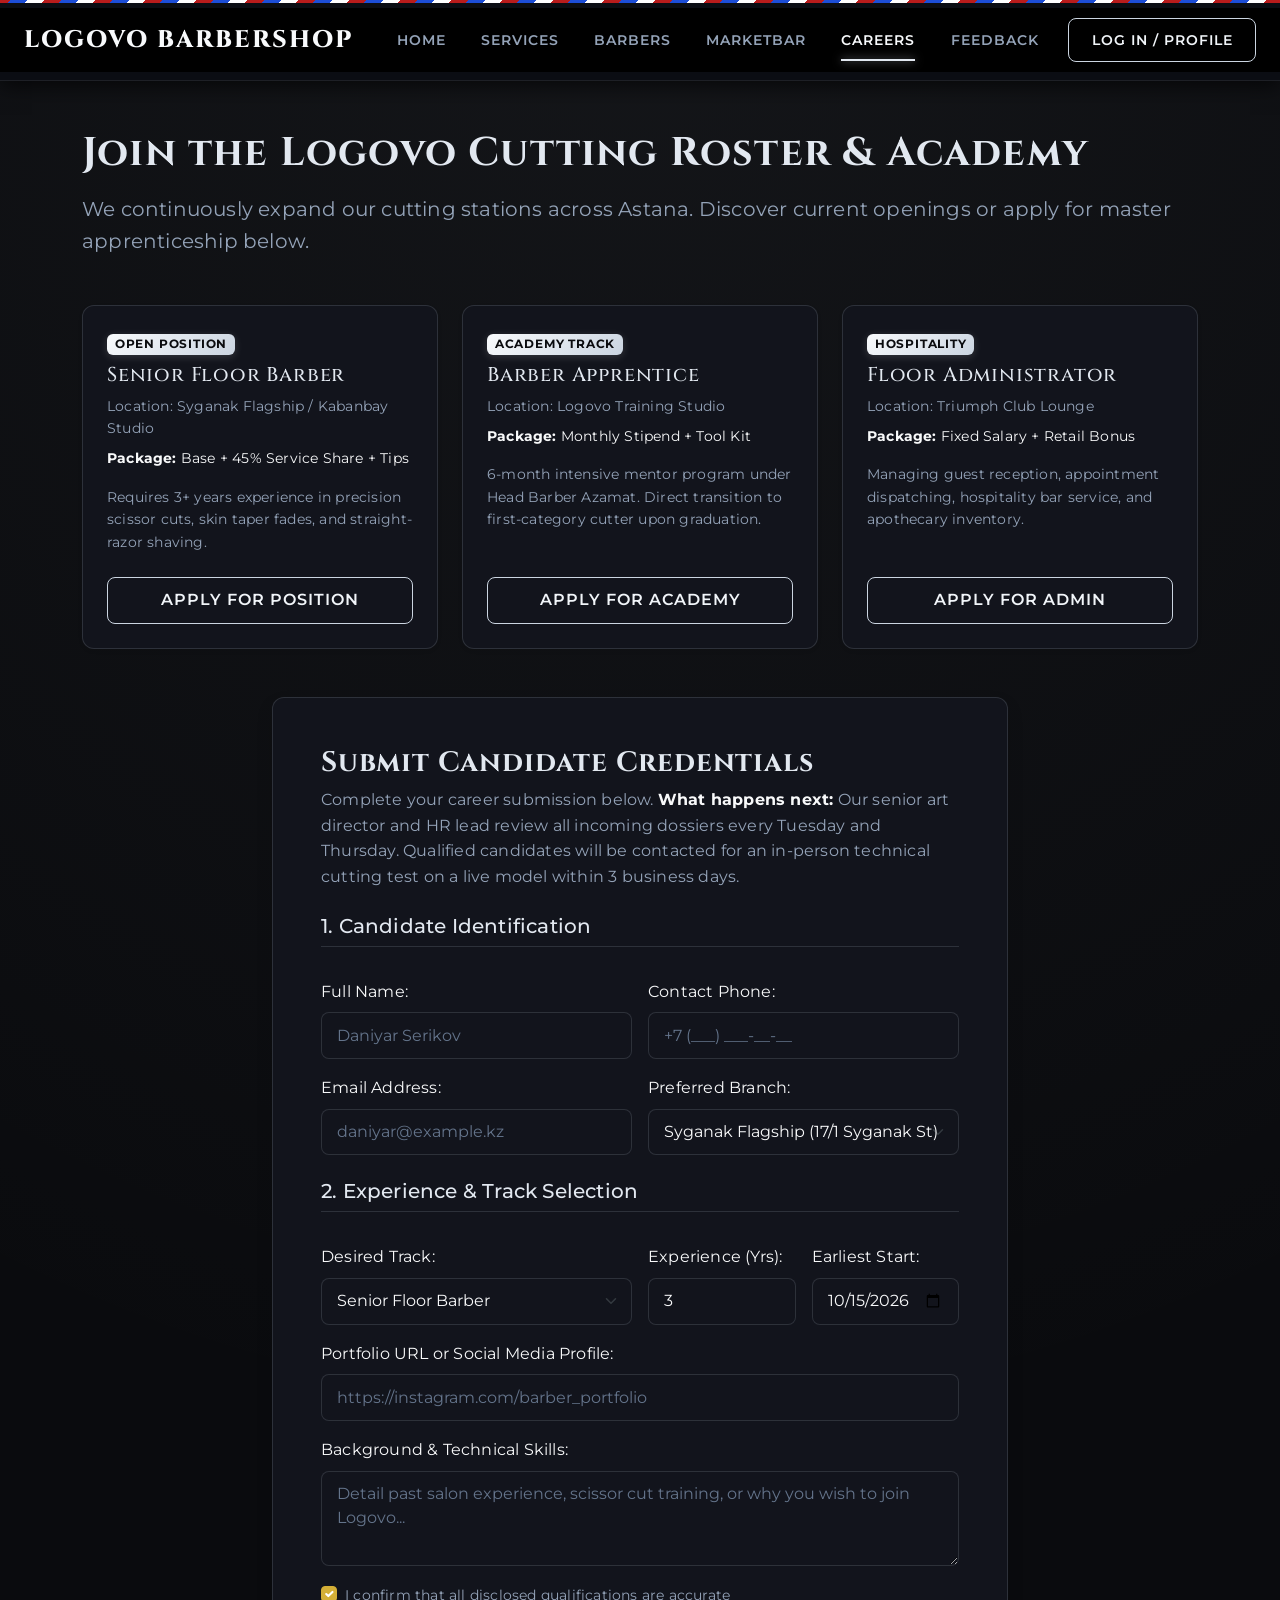
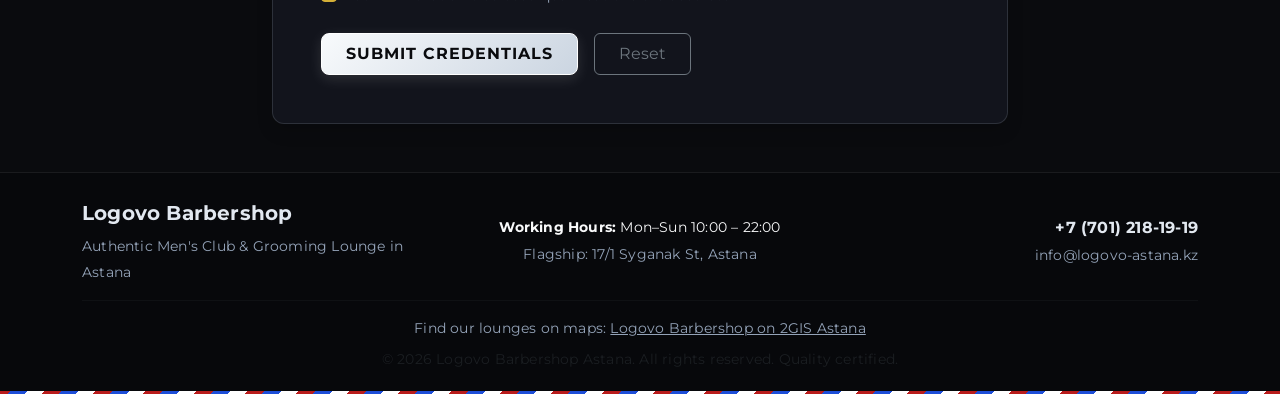
<file: careers.html>
<!DOCTYPE html>
<html lang="en">
<head>
    <meta charset="UTF-8">
    <meta name="viewport" content="width=device-width, initial-scale=1.0">
    <meta name="description" content="Career opportunities and barber academy admissions at Logovo Barbershop in Astana.">
    <title>Careers & Academy — Logovo Barbershop Astana</title>
    
    <!-- Google Fonts: Cinzel & Montserrat -->
    <link rel="preconnect" href="https://fonts.googleapis.com">
    <link rel="preconnect" href="https://fonts.gstatic.com" crossorigin>
    <link href="https://fonts.googleapis.com/css2?family=Cinzel:wght@500;600;700;800;900&family=Montserrat:wght@300;400;500;600;700;800&display=swap" rel="stylesheet">
    <!-- Bootstrap v5.3.3 CSS via CDN -->
    <link href="https://cdn.jsdelivr.net/npm/bootstrap@5.3.3/dist/css/bootstrap.min.css" rel="stylesheet" integrity="sha384-QWTKZyjpPEjISv5WaRU9OFeRpok6YctnYmDr5pNlyT2bRjXh0JMhjY6hW+ALEwIH" crossorigin="anonymous">
    <!-- Brand correction and JavaScript freeze layer -->
    <link rel="stylesheet" href="css/custom.css">
</head>
<body class="bg-black text-light" id="page-careers">

    <!-- Unified Site Header & Responsive Navigation -->
    <header class="border-bottom border-warning border-opacity-25 bg-black py-2 sticky-top" id="site-header">
        <nav class="navbar navbar-expand-lg navbar-dark bg-black" aria-label="Main site navigation">
            <div class="container-fluid px-3 px-md-4">
                <a class="navbar-brand fs-3 fw-bold text-gold" href="index.html" id="brand-link">Logovo Barbershop</a>
                
                <button class="navbar-toggler border-secondary" type="button" data-bs-toggle="collapse" data-bs-target="#navbar-main" aria-controls="navbar-main" aria-expanded="false" aria-label="Toggle navigation" id="navbar-toggle-btn">
                    <span class="navbar-toggler-icon"></span>
                </button>
                
                <div class="collapse navbar-collapse justify-content-end" id="navbar-main">
                    <ul class="navbar-nav gap-lg-2" id="navbar-nav-list">
                        <li class="nav-item"><a class="nav-link text-light" href="index.html" id="nav-link-home">Home</a></li>
                        <li class="nav-item"><a class="nav-link text-light" href="services.html" id="nav-link-services">Services</a></li>
                        <li class="nav-item"><a class="nav-link text-light" href="barbers.html" id="nav-link-barbers">Barbers</a></li>
                        <li class="nav-item"><a class="nav-link text-light" href="marketbar.html" id="nav-link-marketbar">MarketBar</a></li>
                        <li class="nav-item"><a class="nav-link active text-gold fw-semibold" aria-current="page" href="careers.html" id="nav-link-careers">Careers</a></li>
                        <li class="nav-item"><a class="nav-link text-light" href="feedback.html" id="nav-link-feedback">Feedback</a></li>
                    </ul>

                    <!-- Client Session / Profile Widget -->
                    <div class="d-flex align-items-center ms-lg-3 mt-3 mt-lg-0" id="header-auth-container">
                        <button type="button" class="btn btn-outline-gold btn-sm" id="btn-header-login" data-bs-toggle="modal" data-bs-target="#login-profile-modal">
                            Log In / Profile
                        </button>
                    </div>
                </div>
            </div>
        </nav>
    </header>

    <!-- Main Content Container -->
    <main class="container my-5" id="main-content">

        <!-- Page Introduction -->
        <section class="mb-5" id="careers-intro-section">
            <h1 class="display-6 fw-bold text-gold mb-3" id="careers-title">Join the Logovo Cutting Roster & Academy</h1>
            <p class="lead text-secondary">
                We continuously expand our cutting stations across Astana. Discover current openings or apply for master apprenticeship below.
            </p>

            <!-- Current Vacancies Cards -->
            <div class="row g-4 my-4" id="vacancies-section">
                <div class="col-12 col-md-4" id="job-senior-barber">
                    <div class="card card-dark h-100 p-4 border border-secondary border-opacity-25 shadow-sm d-flex flex-column justify-content-between">
                        <div>
                            <span class="badge bg-gold mb-2 text-uppercase fw-bold">Open Position</span>
                            <h2 class="h5 text-gold mb-2">Senior Floor Barber</h2>
                            <p class="text-secondary small mb-2">Location: Syganak Flagship / Kabanbay Studio</p>
                            <p class="text-light small mb-3"><strong>Package:</strong> Base + 45% Service Share + Tips</p>
                            <p class="text-secondary small mb-0">
                                Requires 3+ years experience in precision scissor cuts, skin taper fades, and straight-razor shaving.
                            </p>
                        </div>
                        <div class="mt-4">
                            <a href="#careers-form-section" class="btn btn-outline-gold w-100" id="btn-apply-senior">Apply for Position</a>
                        </div>
                    </div>
                </div>

                <div class="col-12 col-md-4" id="job-apprentice">
                    <div class="card card-dark h-100 p-4 border border-secondary border-opacity-25 shadow-sm d-flex flex-column justify-content-between">
                        <div>
                            <span class="badge bg-gold mb-2 text-uppercase fw-bold">Academy Track</span>
                            <h2 class="h5 text-gold mb-2">Barber Apprentice</h2>
                            <p class="text-secondary small mb-2">Location: Logovo Training Studio</p>
                            <p class="text-light small mb-3"><strong>Package:</strong> Monthly Stipend + Tool Kit</p>
                            <p class="text-secondary small mb-0">
                                6-month intensive mentor program under Head Barber Azamat. Direct transition to first-category cutter upon graduation.
                            </p>
                        </div>
                        <div class="mt-4">
                            <a href="#careers-form-section" class="btn btn-outline-gold w-100" id="btn-apply-apprentice">Apply for Academy</a>
                        </div>
                    </div>
                </div>

                <div class="col-12 col-md-4" id="job-admin">
                    <div class="card card-dark h-100 p-4 border border-secondary border-opacity-25 shadow-sm d-flex flex-column justify-content-between">
                        <div>
                            <span class="badge bg-gold mb-2 text-uppercase fw-bold">Hospitality</span>
                            <h2 class="h5 text-gold mb-2">Floor Administrator</h2>
                            <p class="text-secondary small mb-2">Location: Triumph Club Lounge</p>
                            <p class="text-light small mb-3"><strong>Package:</strong> Fixed Salary + Retail Bonus</p>
                            <p class="text-secondary small mb-0">
                                Managing guest reception, appointment dispatching, hospitality bar service, and apothecary inventory.
                            </p>
                        </div>
                        <div class="mt-4">
                            <a href="#careers-form-section" class="btn btn-outline-gold w-100" id="btn-apply-admin">Apply for Admin</a>
                        </div>
                    </div>
                </div>
            </div>
        </section>

        <!-- Application Dossier Form Section -->
        <div class="row justify-content-center">
            <div class="col-12 col-lg-8">
                <section class="card card-dark p-4 p-md-5 shadow border border-secondary border-opacity-25" id="careers-form-section">
                    <h2 class="h3 fw-bold text-gold mb-2" id="careers-form-title">Submit Candidate Credentials</h2>
                    <p class="text-secondary mb-4" id="careers-instruction">
                        Complete your career submission below. 
                        <strong class="text-light">What happens next:</strong> Our senior art director and HR lead review all incoming dossiers every Tuesday and Thursday. Qualified candidates will be contacted for an in-person technical cutting test on a live model within 3 business days.
                    </p>

                    <form action="careers.html#careers-confirmation-wrapper" method="post" id="form-careers">
                        <fieldset class="mb-4" id="cand-fieldset-personal">
                            <legend class="h5 text-gold border-bottom border-secondary border-opacity-50 pb-2 mb-3">1. Candidate Identification</legend>
                            <div class="row g-3">
                                <div class="col-12 col-md-6">
                                    <label for="cand-name-input" class="form-label text-light">Full Name:</label>
                                    <input type="text" id="cand-name-input" name="cand_name" class="form-control bg-dark text-light border-secondary" placeholder="Daniyar Serikov" required>
                                </div>
                                <div class="col-12 col-md-6">
                                    <label for="cand-phone-input" class="form-label text-light">Contact Phone:</label>
                                    <input type="tel" id="cand-phone-input" name="cand_phone" class="form-control bg-dark text-light border-secondary" placeholder="+7 (705) 111-22-33" maxlength="18" required>
                                </div>
                                <div class="col-12 col-md-6">
                                    <label for="cand-email-input" class="form-label text-light">Email Address:</label>
                                    <input type="email" id="cand-email-input" name="cand_email" class="form-control bg-dark text-light border-secondary" placeholder="daniyar@example.kz" required>
                                </div>
                                <div class="col-12 col-md-6">
                                    <label for="cand-branch-select" class="form-label text-light">Preferred Branch:</label>
                                    <select id="cand-branch-select" name="cand_branch" class="form-select bg-dark text-light border-secondary" required>
                                        <option value="">-- Choose Preferred Branch --</option>
                                        <option value="syganak" selected>Syganak Flagship (17/1 Syganak St)</option>
                                        <option value="kabanbay">Kabanbay Studio (58A Kabanbay Batyr Ave)</option>
                                        <option value="triumph">Triumph Club (51/1 Mangilik El Ave)</option>
                                        <option value="baitursynuly">Baitursynuly Branch (47 A. Baitursynuly St)</option>
                                        <option value="saryarka">Saryarka Lounge (42 Saryarka Ave)</option>
                                        <option value="abay">Abylai Khan Branch (20B Abylai Khan Ave)</option>
                                        <option value="turan">Turan Club (50/2 Turan Ave)</option>
                                        <option value="tolebi">Tole Bi Branch (44/1 Tole Bi St)</option>
                                        <option value="tarkhan">Tarkhan Lounge (2/6 Zh. Tarkhan St)</option>
                                        <option value="beybitshilik">Beybitshilik Branch (29 Beybitshilik St)</option>
                                        <option value="kosshygululy">Kosshygululy Studio (21 Sh. Kosshygululy St)</option>
                                        <option value="mukhamedkhanov">Mukhamedkhanov Club (20 K. Mukhamedkhanov St)</option>
                                    </select>
                                </div>
                            </div>
                        </fieldset>

                        <fieldset class="mb-4" id="cand-fieldset-professional">
                            <legend class="h5 text-gold border-bottom border-secondary border-opacity-50 pb-2 mb-3">2. Experience & Track Selection</legend>
                            <div class="row g-3">
                                <div class="col-12 col-md-6">
                                    <label for="cand-role-select" class="form-label text-light">Desired Track:</label>
                                    <select id="cand-role-select" name="cand_role" class="form-select bg-dark text-light border-secondary" required>
                                        <option value="">-- Choose Desired Track --</option>
                                        <option value="barber" selected>Senior Floor Barber</option>
                                        <option value="apprentice">Academy Apprentice</option>
                                        <option value="admin">Branch Floor Administrator</option>
                                    </select>
                                </div>
                                <div class="col-12 col-md-3">
                                    <label for="cand-exp-input" class="form-label text-light">Experience (Yrs):</label>
                                    <input type="number" id="cand-exp-input" name="cand_exp" class="form-control bg-dark text-light border-secondary" min="0" max="25" value="3" required>
                                </div>
                                <div class="col-12 col-md-3">
                                    <label for="cand-date-input" class="form-label text-light">Earliest Start:</label>
                                    <input type="date" id="cand-date-input" name="cand_date" class="form-control bg-dark text-light border-secondary" value="2026-10-15" min="2026-10-04" required>
                                </div>
                                <div class="col-12">
                                    <label for="cand-portfolio-input" class="form-label text-light">Portfolio URL or Social Media Profile:</label>
                                    <input type="url" id="cand-portfolio-input" name="cand_portfolio" class="form-control bg-dark text-light border-secondary" placeholder="https://instagram.com/barber_portfolio">
                                </div>
                                <div class="col-12">
                                    <label for="cand-text-input" class="form-label text-light">Background & Technical Skills:</label>
                                    <textarea id="cand-text-input" name="cand_text" class="form-control bg-dark text-light border-secondary" rows="3" placeholder="Detail past salon experience, scissor cut training, or why you wish to join Logovo..."></textarea>
                                </div>
                                <div class="col-12">
                                    <div class="form-check">
                                        <input class="form-check-input" type="checkbox" id="cand-agree-check" name="cand_agree" required checked>
                                        <label class="form-check-label text-secondary small" for="cand-agree-check">
                                            I confirm that all disclosed qualifications are accurate
                                        </label>
                                    </div>
                                </div>
                            </div>
                        </fieldset>

                        <div class="d-flex flex-wrap gap-3" id="cand-buttons-container">
                            <button type="submit" class="btn btn-gold px-4 py-2" id="cand-submit-btn">Submit Credentials</button>
                            <button type="reset" class="btn btn-outline-secondary px-4 py-2" id="cand-reset-btn">Reset</button>
                        </div>
                    </form>

                    <!-- Error message container for JS -->
                    <div id="cand-error-container" class="alert-error-box is-hidden mt-3" role="alert"></div>

                    <!-- Visible Confirmation Voucher Area -->
                    <div id="careers-confirmation-wrapper" class="mt-4 is-hidden">
                        <!-- Persistent Toggle Bar -->
                        <div id="careers-voucher-toggle-bar" class="voucher-toggle-bar mb-2" role="button" tabindex="0" aria-expanded="true">
                            <div class="d-flex align-items-center gap-2 flex-wrap">
                                <span class="badge bg-gold text-dark">HR Dossier</span>
                                <strong class="text-light" id="careers-toggle-summary">DOSSIER-2026-HR-319 — Application Registered</strong>
                            </div>
                            <div class="d-flex align-items-center gap-2">
                                <span class="text-secondary small toggle-status-label d-none d-sm-inline" id="careers-toggle-action-label">Hide Details</span>
                                <span class="voucher-toggle-arrow" id="careers-toggle-arrow" aria-hidden="true">▲</span>
                            </div>
                        </div>

                        <div class="confirmation-voucher shadow" id="careers-confirmation-card">
                            <div class="d-flex flex-column flex-sm-row justify-content-between align-items-sm-center mb-3">
                                <div>
                                    <span class="badge bg-gold mb-1">HR Registry</span>
                                    <h3 class="h5 text-gold mb-0">Application Dossier Registered</h3>
                                </div>
                                <span class="status-badge-pending mt-2 mt-sm-0" id="careers-status-badge">Status: Dossier in HR Review</span>
                            </div>

                            <div class="voucher-divider"></div>

                            <div class="row g-3 small">
                                <div class="col-12 col-md-4">
                                    <span class="text-secondary d-block">Dossier ID:</span>
                                    <strong class="text-gold" id="careers-dossier-code">DOSSIER-2026-HR-319</strong>
                                </div>
                                <div class="col-12 col-md-4">
                                    <span class="text-secondary d-block">Track Applied:</span>
                                    <strong class="text-light" id="careers-voucher-track">Senior Floor Barber</strong>
                                </div>
                                <div class="col-12 col-md-4">
                                    <span class="text-secondary d-block">Review Timeline:</span>
                                    <strong class="text-light" id="careers-voucher-timeline">Within 3 Business Days</strong>
                                </div>
                            </div>

                            <div class="voucher-divider"></div>

                            <p class="mb-0 text-secondary small" id="careers-voucher-notice">
                                * Your credentials have been submitted to our HR director. If you have questions regarding your application, reach out to <a href="mailto:hr@logovo-astana.kz" class="text-gold text-decoration-none">hr@logovo-astana.kz</a> quoting dossier code.
                            </p>
                        </div>
                    </div>
                </section>
            </div>
        </div>
    </main>

    <!-- Client Login & Profile Modal -->
    <div class="modal fade" id="login-profile-modal" tabindex="-1" aria-labelledby="loginModalTitle" aria-hidden="true">
        <div class="modal-dialog modal-dialog-centered">
            <div class="modal-content logovo-modal-content">
                <div class="modal-header">
                    <h5 class="modal-title text-gold" id="loginModalTitle">Gentleman's Club Member Access</h5>
                    <button type="button" class="btn-close btn-close-white" data-bs-dismiss="modal" aria-label="Close"></button>
                </div>
                
                <!-- View 1: Login / Profile Creation (Shown when Logged Out) -->
                <div id="modal-view-login">
                    <form id="form-modal-login">
                        <div class="modal-body">
                            <p class="text-secondary small mb-3">
                                Sign in to save your credentials for expedited appointment bookings and cosmetic pre-orders.
                            </p>
                            <div class="mb-3">
                                <label for="modal-input-name" class="form-label text-light small">Full Name:</label>
                                <input type="text" id="modal-input-name" class="form-control bg-dark text-light border-secondary" placeholder="Arman Kassymov" required minlength="3">
                            </div>
                            <div class="mb-3">
                                <label for="modal-input-phone" class="form-label text-light small">Telephone Number (+7...):</label>
                                <input type="tel" id="modal-input-phone" class="form-control bg-dark text-light border-secondary" placeholder="+7 (701) 218-19-19" maxlength="18" required>
                            </div>
                            <div class="mb-3">
                                <label for="modal-input-email" class="form-label text-light small">Email Address:</label>
                                <input type="email" id="modal-input-email" class="form-control bg-dark text-light border-secondary" placeholder="arman@example.kz" required>
                            </div>
                            <div id="modal-login-error" class="alert-error-box is-hidden small mt-2" role="alert"></div>
                        </div>
                        <div class="modal-footer d-flex justify-content-between">
                            <button type="button" class="btn btn-outline-secondary btn-sm" data-bs-dismiss="modal">Cancel</button>
                            <button type="submit" class="btn btn-gold btn-sm" id="btn-modal-save-login">Save & Log In</button>
                        </div>
                    </form>
                </div>

                <!-- View 2: Active User Profile Details (Shown when Logged In) -->
                <div id="modal-view-profile" class="is-hidden">
                    <div class="modal-body">
                        <div class="d-flex align-items-center gap-3 mb-3 pb-3 border-bottom border-secondary border-opacity-25">
                            <div class="badge bg-gold p-2 fs-6 text-dark rounded-circle" style="width: 44px; height: 44px; display: flex; align-items: center; justify-content: center;">
                                LGV
                            </div>
                            <div>
                                <strong class="text-light fs-5 d-block" id="modal-profile-display-name">Arman Kassymov</strong>
                                <span class="badge bg-gold text-dark small">Verified Club Member</span>
                            </div>
                        </div>
                        <div class="row g-2 small mb-3">
                            <div class="col-12">
                                <span class="text-secondary d-block">Registered Contact Phone:</span>
                                <strong class="text-light" id="modal-profile-display-phone">+7 (701) 218-19-19</strong>
                            </div>
                            <div class="col-12">
                                <span class="text-secondary d-block">Registered Email:</span>
                                <strong class="text-light" id="modal-profile-display-email">arman@example.kz</strong>
                            </div>
                            <div class="col-12">
                                <span class="text-secondary d-block">Membership Privilege:</span>
                                <span class="text-gold">Automatic Booking & MarketBar Autofill Active</span>
                            </div>
                        </div>
                    </div>
                    <div class="modal-footer d-flex justify-content-between">
                        <button type="button" class="btn btn-outline-danger btn-sm" id="btn-modal-action-logout">Log Out</button>
                        <button type="button" class="btn btn-outline-secondary btn-sm" data-bs-dismiss="modal">Close</button>
                    </div>
                </div>

            </div>
        </div>
    </div>

    <!-- Unified Site Footer -->
    <footer class="bg-black text-secondary py-4 border-top border-secondary border-opacity-25 text-center" id="site-footer">
        <div class="container">
            <div class="row g-3 text-center text-md-start mb-3 align-items-center">
                <div class="col-12 col-md-4">
                    <span class="fs-5 fw-bold text-gold d-block mb-1">Logovo Barbershop</span>
                    <small class="text-secondary">Authentic Men's Club & Grooming Lounge in Astana</small>
                </div>
                <div class="col-12 col-md-4 text-center">
                    <span class="d-block text-light small mb-1"><strong>Working Hours:</strong> Mon–Sun 10:00 – 22:00</span>
                    <span class="d-block small text-secondary">Flagship: 17/1 Syganak St, Astana</span>
                </div>
                <div class="col-12 col-md-4 text-center text-md-end">
                    <a href="tel:+77012181919" class="text-gold text-decoration-none fw-bold d-block mb-1" id="footer-phone-link">+7 (701) 218-19-19</a>
                    <a href="mailto:info@logovo-astana.kz" class="text-secondary small text-decoration-none d-block" id="footer-email-link">info@logovo-astana.kz</a>
                </div>
            </div>
            <hr class="border-secondary border-opacity-25 my-3">
            <p class="mb-2 text-secondary small">Find our lounges on maps: <a href="https://2gis.kz" target="_blank" rel="noopener noreferrer" class="text-secondary text-decoration-underline" id="footer-2gis-link">Logovo Barbershop on 2GIS Astana</a></p>
            <p class="small text-muted mb-0" id="footer-copyright">© 2026 Logovo Barbershop Astana. All rights reserved. Quality certified.</p>
        </div>
    </footer>

    <!-- jQuery v3.7.1 CDN -->
    <script src="https://code.jquery.com/jquery-3.7.1.min.js" integrity="sha256-/JqT3SQfawRcv/BIHPThkBvs0OEvtFFmqPF/lYI/Cxo=" crossorigin="anonymous"></script>
    <!-- Bootstrap v5.3.3 JS Bundle CDN -->
    <script src="https://cdn.jsdelivr.net/npm/bootstrap@5.3.3/dist/js/bootstrap.bundle.min.js"></script>
    <!-- Logovo Barbershop Shared Logic & Page Logic -->
    <script src="js/main.js" defer></script>
    <script src="js/careers.js" defer></script>
</body>
</html>
</file>
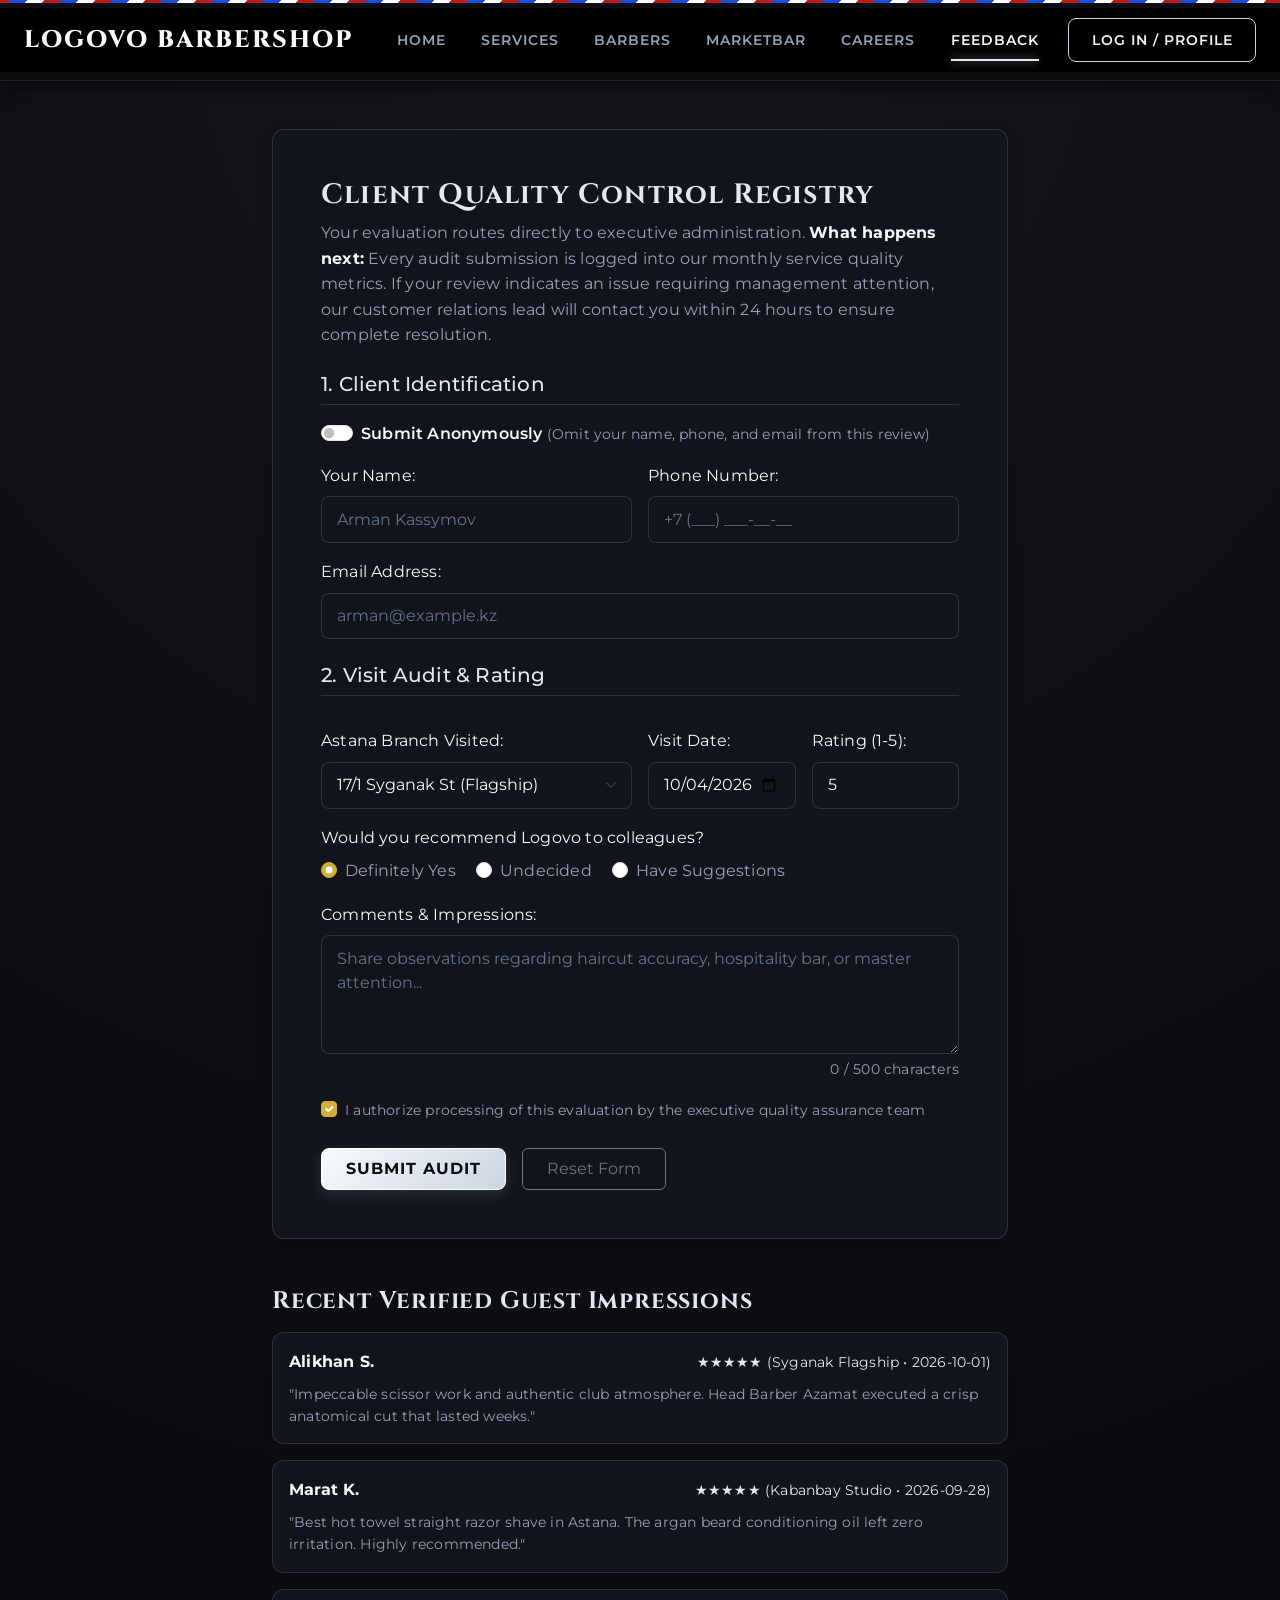
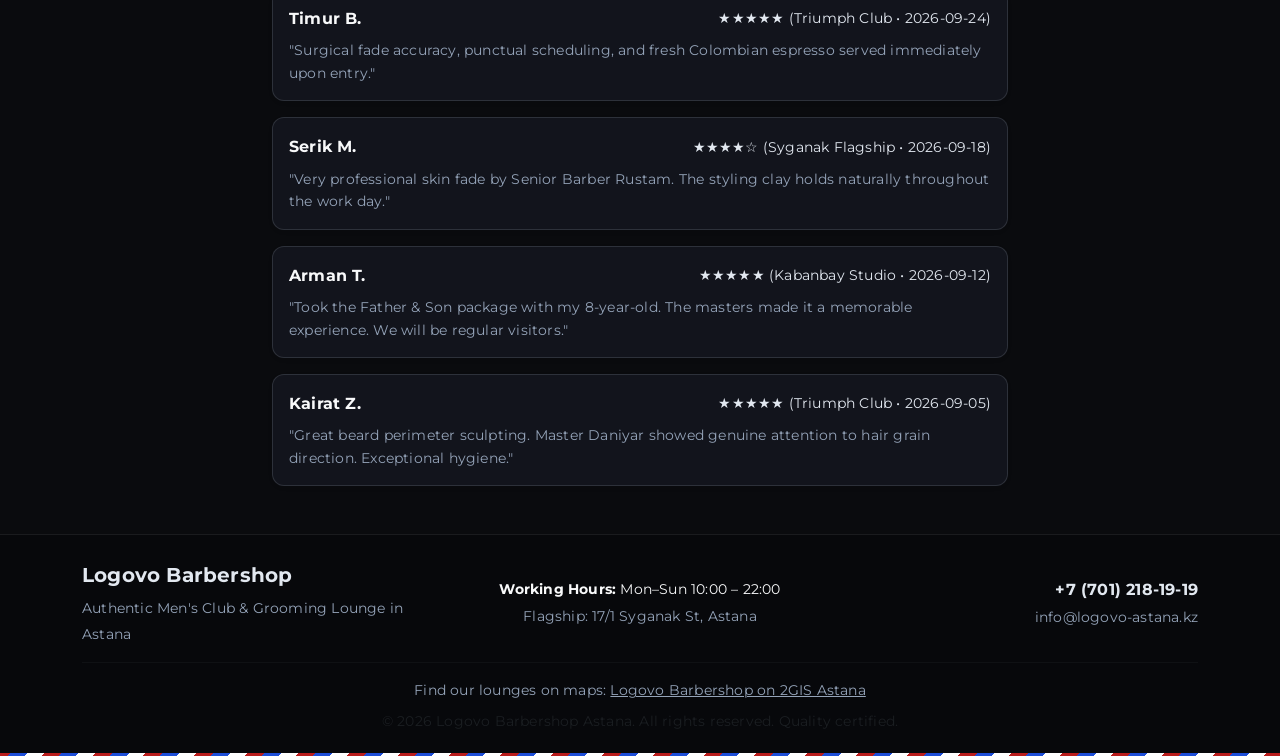
<file: feedback.html>
<!DOCTYPE html>
<html lang="en">
<head>
    <meta charset="UTF-8">
    <meta name="viewport" content="width=device-width, initial-scale=1.0">
    <meta name="description" content="Customer quality assurance registry and service review portal for Logovo Barbershop in Astana.">
    <title>Guest Feedback — Logovo Barbershop Astana</title>
    
    <!-- Google Fonts: Cinzel & Montserrat -->
    <link rel="preconnect" href="https://fonts.googleapis.com">
    <link rel="preconnect" href="https://fonts.gstatic.com" crossorigin>
    <link href="https://fonts.googleapis.com/css2?family=Cinzel:wght@500;600;700;800;900&family=Montserrat:wght@300;400;500;600;700;800&display=swap" rel="stylesheet">
    <!-- Bootstrap v5.3.3 CSS via CDN -->
    <link href="https://cdn.jsdelivr.net/npm/bootstrap@5.3.3/dist/css/bootstrap.min.css" rel="stylesheet" integrity="sha384-QWTKZyjpPEjISv5WaRU9OFeRpok6YctnYmDr5pNlyT2bRjXh0JMhjY6hW+ALEwIH" crossorigin="anonymous">
    <!-- Brand correction and JavaScript freeze layer -->
    <link rel="stylesheet" href="css/custom.css">
</head>
<body class="bg-black text-light" id="page-feedback">

    <!-- Unified Site Header & Responsive Navigation -->
    <header class="border-bottom border-warning border-opacity-25 bg-black py-2 sticky-top" id="site-header">
        <nav class="navbar navbar-expand-lg navbar-dark bg-black" aria-label="Main site navigation">
            <div class="container-fluid px-3 px-md-4">
                <a class="navbar-brand fs-3 fw-bold text-gold" href="index.html" id="brand-link">Logovo Barbershop</a>
                
                <button class="navbar-toggler border-secondary" type="button" data-bs-toggle="collapse" data-bs-target="#navbar-main" aria-controls="navbar-main" aria-expanded="false" aria-label="Toggle navigation" id="navbar-toggle-btn">
                    <span class="navbar-toggler-icon"></span>
                </button>
                
                <div class="collapse navbar-collapse justify-content-end" id="navbar-main">
                    <ul class="navbar-nav gap-lg-2" id="navbar-nav-list">
                        <li class="nav-item"><a class="nav-link text-light" href="index.html" id="nav-link-home">Home</a></li>
                        <li class="nav-item"><a class="nav-link text-light" href="services.html" id="nav-link-services">Services</a></li>
                        <li class="nav-item"><a class="nav-link text-light" href="barbers.html" id="nav-link-barbers">Barbers</a></li>
                        <li class="nav-item"><a class="nav-link text-light" href="marketbar.html" id="nav-link-marketbar">MarketBar</a></li>
                        <li class="nav-item"><a class="nav-link text-light" href="careers.html" id="nav-link-careers">Careers</a></li>
                        <li class="nav-item"><a class="nav-link active text-gold fw-semibold" aria-current="page" href="feedback.html" id="nav-link-feedback">Feedback</a></li>
                    </ul>

                    <!-- Client Session / Profile Widget -->
                    <div class="d-flex align-items-center ms-lg-3 mt-3 mt-lg-0" id="header-auth-container">
                        <button type="button" class="btn btn-outline-gold btn-sm" id="btn-header-login" data-bs-toggle="modal" data-bs-target="#login-profile-modal">
                            Log In / Profile
                        </button>
                    </div>
                </div>
            </div>
        </nav>
    </header>

    <!-- Main Content Container -->
    <main class="container my-5" id="main-content">
        <div class="row justify-content-center">
            <div class="col-12 col-lg-8">

                <!-- Client Quality Control Form Section -->
                <section class="card card-dark p-4 p-md-5 shadow border border-secondary border-opacity-25" id="feedback-form-section">
                    <h1 class="h3 fw-bold text-gold mb-2" id="feedback-title">Client Quality Control Registry</h1>
                    <p class="text-secondary mb-4" id="feedback-instruction">
                        Your evaluation routes directly to executive administration. 
                        <strong class="text-light">What happens next:</strong> Every audit submission is logged into our monthly service quality metrics. If your review indicates an issue requiring management attention, our customer relations lead will contact you within 24 hours to ensure complete resolution.
                    </p>

                    <form action="feedback.html#feedback-confirmation-wrapper" method="post" id="form-feedback">
                        <fieldset class="mb-4" id="fb-fieldset-client">
                            <legend class="h5 text-gold border-bottom border-secondary border-opacity-50 pb-2 mb-3">1. Client Identification</legend>
                            <div class="form-check form-switch mb-3" id="fb-anon-switch-container">
                                <input class="form-check-input" type="checkbox" role="switch" id="fb-anonymous-toggle" name="fb_anonymous">
                                <label class="form-check-label text-light fw-semibold" for="fb-anonymous-toggle" id="fb-anonymous-label">
                                    Submit Anonymously <span class="text-secondary small fw-normal">(Omit your name, phone, and email from this review)</span>
                                </label>
                            </div>
                            <div class="row g-3" id="fb-client-fields-row">
                                <div class="col-12 col-md-6">
                                    <label for="fb-name-input" class="form-label text-light">Your Name:</label>
                                    <input type="text" id="fb-name-input" name="fb_name" class="form-control bg-dark text-light border-secondary" placeholder="Arman Kassymov" required>
                                </div>
                                <div class="col-12 col-md-6">
                                    <label for="fb-phone-input" class="form-label text-light">Phone Number:</label>
                                    <input type="tel" id="fb-phone-input" name="fb_phone" class="form-control bg-dark text-light border-secondary" placeholder="+7 (701) 000-00-00" maxlength="18" required>
                                </div>
                                <div class="col-12">
                                    <label for="fb-email-input" class="form-label text-light">Email Address:</label>
                                    <input type="email" id="fb-email-input" name="fb_email" class="form-control bg-dark text-light border-secondary" placeholder="arman@example.kz" required>
                                </div>
                            </div>
                        </fieldset>

                        <fieldset class="mb-4" id="fb-fieldset-audit">
                            <legend class="h5 text-gold border-bottom border-secondary border-opacity-50 pb-2 mb-3">2. Visit Audit & Rating</legend>
                            <div class="row g-3">
                                <div class="col-12 col-md-6">
                                    <label for="fb-branch-select" class="form-label text-light">Astana Branch Visited:</label>
                                    <select id="fb-branch-select" name="fb_branch" class="form-select bg-dark text-light border-secondary" required>
                                        <option value="">-- Choose Location --</option>
                                        <option value="syganak" selected>17/1 Syganak St (Flagship)</option>
                                        <option value="kabanbay">58A Kabanbay Batyr Ave (Studio)</option>
                                        <option value="triumph">51/1 Mangilik El Ave (Triumph)</option>
                                        <option value="baitursynuly">47 A. Baitursynuly St (Baitursynuly)</option>
                                        <option value="saryarka">42 Saryarka Ave (Saryarka Lounge)</option>
                                        <option value="abay">20B Abylai Khan Ave (Abylai Khan)</option>
                                        <option value="turan">50/2 Turan Ave (Turan Club)</option>
                                        <option value="tolebi">44/1 Tole Bi St (Tole Bi)</option>
                                        <option value="tarkhan">2/6 Zh. Tarkhan St (Tarkhan Lounge)</option>
                                        <option value="beybitshilik">29 Beybitshilik St (Beybitshilik)</option>
                                        <option value="kosshygululy">21 Sh. Kosshygululy St (Kosshygululy)</option>
                                        <option value="mukhamedkhanov">20 K. Mukhamedkhanov St (Mukhamedkhanov)</option>
                                    </select>
                                </div>
                                <div class="col-12 col-md-3">
                                    <label for="fb-date-input" class="form-label text-light">Visit Date:</label>
                                    <input type="date" id="fb-date-input" name="fb_date" class="form-control bg-dark text-light border-secondary" value="2026-10-04" required>
                                </div>
                                <div class="col-12 col-md-3">
                                    <label for="fb-rating-input" class="form-label text-light">Rating (1-5):</label>
                                    <input type="number" id="fb-rating-input" name="fb_rating" class="form-control bg-dark text-light border-secondary" min="1" max="5" value="5" required>
                                </div>
                                <div class="col-12">
                                    <label class="form-label text-light d-block">Would you recommend Logovo to colleagues?</label>
                                    <div class="form-check form-check-inline">
                                        <input class="form-check-input" type="radio" name="recommend" id="fb-rec-yes" value="yes" checked>
                                        <label class="form-check-label text-secondary" for="fb-rec-yes">Definitely Yes</label>
                                    </div>
                                    <div class="form-check form-check-inline">
                                        <input class="form-check-input" type="radio" name="recommend" id="fb-rec-maybe" value="maybe">
                                        <label class="form-check-label text-secondary" for="fb-rec-maybe">Undecided</label>
                                    </div>
                                    <div class="form-check form-check-inline">
                                        <input class="form-check-input" type="radio" name="recommend" id="fb-rec-no" value="no">
                                        <label class="form-check-label text-secondary" for="fb-rec-no">Have Suggestions</label>
                                    </div>
                                </div>
                                <div class="col-12">
                                    <label for="fb-comments-input" class="form-label text-light">Comments & Impressions:</label>
                                    <textarea id="fb-comments-input" name="fb_comments" class="form-control bg-dark text-light border-secondary" rows="4" placeholder="Share observations regarding haircut accuracy, hospitality bar, or master attention..." required></textarea>
                                </div>
                                <div class="col-12">
                                    <div class="form-check">
                                        <input class="form-check-input" type="checkbox" id="fb-agree-check" name="fb_agree" required checked>
                                        <label class="form-check-label text-secondary small" for="fb-agree-check">
                                            I authorize processing of this evaluation by the executive quality assurance team
                                        </label>
                                    </div>
                                </div>
                            </div>
                        </fieldset>

                        <div class="d-flex flex-wrap gap-3" id="fb-buttons-container">
                            <button type="submit" class="btn btn-gold px-4 py-2" id="fb-submit-btn">Submit Audit</button>
                            <button type="reset" class="btn btn-outline-secondary px-4 py-2" id="fb-reset-btn">Reset Form</button>
                        </div>
                    </form>

                    <!-- Error message container for JS -->
                    <div id="fb-error-container" class="alert-error-box is-hidden mt-3" role="alert"></div>

                    <!-- Visible Confirmation Voucher Area -->
                    <div id="feedback-confirmation-wrapper" class="mt-4 is-hidden">
                        <!-- Persistent Toggle Bar -->
                        <div id="feedback-voucher-toggle-bar" class="voucher-toggle-bar mb-2" role="button" tabindex="0" aria-expanded="true">
                            <div class="d-flex align-items-center gap-2 flex-wrap">
                                <span class="badge bg-gold text-dark">Audit Ticket</span>
                                <strong class="text-light" id="feedback-toggle-summary">AUDIT-2026-QA-582 — Quality Assurance Logged</strong>
                            </div>
                            <div class="d-flex align-items-center gap-2">
                                <span class="text-secondary small toggle-status-label d-none d-sm-inline" id="feedback-toggle-action-label">Hide Details</span>
                                <span class="voucher-toggle-arrow" id="feedback-toggle-arrow" aria-hidden="true">▲</span>
                            </div>
                        </div>

                        <div class="confirmation-voucher shadow" id="feedback-confirmation-card">
                            <div class="d-flex flex-column flex-sm-row justify-content-between align-items-sm-center mb-3">
                                <div>
                                    <span class="badge bg-gold mb-1">Quality Assurance</span>
                                    <h2 class="h5 text-gold mb-0">Audit Submission Acknowledged</h2>
                                </div>
                                <span class="status-badge-confirmed mt-2 mt-sm-0" id="fb-status-badge">Status: Logged to QA Registry</span>
                            </div>

                            <div class="voucher-divider"></div>

                            <div class="row g-3 small">
                                <div class="col-12 col-md-4">
                                    <span class="text-secondary d-block">Audit Ticket ID:</span>
                                    <strong class="text-gold" id="fb-ticket-code">AUDIT-2026-QA-582</strong>
                                </div>
                                <div class="col-12 col-md-4">
                                    <span class="text-secondary d-block">Branch Evaluated:</span>
                                    <strong class="text-light" id="fb-voucher-branch">17/1 Syganak St (Flagship)</strong>
                                </div>
                                <div class="col-12 col-md-4">
                                    <span class="text-secondary d-block">Rating Recorded:</span>
                                    <strong class="text-gold" id="fb-voucher-rating">5 / 5 Stars ★★★★★</strong>
                                </div>
                            </div>

                            <div class="voucher-divider"></div>

                            <p class="mb-0 text-secondary small" id="fb-voucher-notice">
                                * Thank you for helping us maintain uncompromising grooming standards. Your feedback has been forwarded to the managing partners.
                            </p>
                        </div>
                    </div>
                </section>

                <!-- Recent Verified Reviews Section -->
                <section class="mt-5" id="recent-reviews-section">
                    <h2 class="h4 fw-bold text-gold mb-3">Recent Verified Guest Impressions</h2>
                    <div class="d-flex flex-column gap-3" id="reviews-list-container">
                        <div class="card card-dark p-3 border border-secondary border-opacity-25" id="review-item-1">
                            <div class="d-flex justify-content-between align-items-center mb-2">
                                <strong class="text-light">Alikhan S.</strong>
                                <span class="text-gold small">★★★★★ (Syganak Flagship)</span>
                            </div>
                            <p class="text-secondary small mb-0">
                                "Impeccable scissor work and authentic club atmosphere. Head Barber Azamat executed a crisp anatomical cut that lasted weeks."
                            </p>
                        </div>

                        <div class="card card-dark p-3 border border-secondary border-opacity-25" id="review-item-2">
                            <div class="d-flex justify-content-between align-items-center mb-2">
                                <strong class="text-light">Marat K.</strong>
                                <span class="text-gold small">★★★★★ (Kabanbay Studio)</span>
                            </div>
                            <p class="text-secondary small mb-0">
                                "Best hot towel straight razor shave in Astana. The argan beard conditioning oil left zero irritation. Highly recommended."
                            </p>
                        </div>

                        <div class="card card-dark p-3 border border-secondary border-opacity-25" id="review-item-3">
                            <div class="d-flex justify-content-between align-items-center mb-2">
                                <strong class="text-light">Timur B.</strong>
                                <span class="text-gold small">★★★★★ (Triumph Club)</span>
                            </div>
                            <p class="text-secondary small mb-0">
                                "Surgical fade accuracy, punctual scheduling, and fresh Colombian espresso served immediately upon entry."
                            </p>
                        </div>

                        <!-- Empty hook container for JavaScript review insertions -->
                        <div id="new-reviews-dynamic-target" class="empty-placeholder"></div>
                    </div>
                </section>
            </div>
        </div>
    </main>

    <!-- Client Login & Profile Modal -->
    <div class="modal fade" id="login-profile-modal" tabindex="-1" aria-labelledby="loginModalTitle" aria-hidden="true">
        <div class="modal-dialog modal-dialog-centered">
            <div class="modal-content logovo-modal-content">
                <div class="modal-header">
                    <h5 class="modal-title text-gold" id="loginModalTitle">Gentleman's Club Member Access</h5>
                    <button type="button" class="btn-close btn-close-white" data-bs-dismiss="modal" aria-label="Close"></button>
                </div>
                
                <!-- View 1: Login / Profile Creation (Shown when Logged Out) -->
                <div id="modal-view-login">
                    <form id="form-modal-login">
                        <div class="modal-body">
                            <p class="text-secondary small mb-3">
                                Sign in to save your credentials for expedited appointment bookings and cosmetic pre-orders.
                            </p>
                            <div class="mb-3">
                                <label for="modal-input-name" class="form-label text-light small">Full Name:</label>
                                <input type="text" id="modal-input-name" class="form-control bg-dark text-light border-secondary" placeholder="Arman Kassymov" required minlength="3">
                            </div>
                            <div class="mb-3">
                                <label for="modal-input-phone" class="form-label text-light small">Telephone Number (+7...):</label>
                                <input type="tel" id="modal-input-phone" class="form-control bg-dark text-light border-secondary" placeholder="+7 (701) 218-19-19" maxlength="18" required>
                            </div>
                            <div class="mb-3">
                                <label for="modal-input-email" class="form-label text-light small">Email Address:</label>
                                <input type="email" id="modal-input-email" class="form-control bg-dark text-light border-secondary" placeholder="arman@example.kz" required>
                            </div>
                            <div id="modal-login-error" class="alert-error-box is-hidden small mt-2" role="alert"></div>
                        </div>
                        <div class="modal-footer d-flex justify-content-between">
                            <button type="button" class="btn btn-outline-secondary btn-sm" data-bs-dismiss="modal">Cancel</button>
                            <button type="submit" class="btn btn-gold btn-sm" id="btn-modal-save-login">Save & Log In</button>
                        </div>
                    </form>
                </div>

                <!-- View 2: Active User Profile Details (Shown when Logged In) -->
                <div id="modal-view-profile" class="is-hidden">
                    <div class="modal-body">
                        <div class="d-flex align-items-center gap-3 mb-3 pb-3 border-bottom border-secondary border-opacity-25">
                            <div class="badge bg-gold p-2 fs-6 text-dark rounded-circle" style="width: 44px; height: 44px; display: flex; align-items: center; justify-content: center;">
                                LGV
                            </div>
                            <div>
                                <strong class="text-light fs-5 d-block" id="modal-profile-display-name">Arman Kassymov</strong>
                                <span class="badge bg-gold text-dark small">Verified Club Member</span>
                            </div>
                        </div>
                        <div class="row g-2 small mb-3">
                            <div class="col-12">
                                <span class="text-secondary d-block">Registered Contact Phone:</span>
                                <strong class="text-light" id="modal-profile-display-phone">+7 (701) 218-19-19</strong>
                            </div>
                            <div class="col-12">
                                <span class="text-secondary d-block">Registered Email:</span>
                                <strong class="text-light" id="modal-profile-display-email">arman@example.kz</strong>
                            </div>
                            <div class="col-12">
                                <span class="text-secondary d-block">Membership Privilege:</span>
                                <span class="text-gold">Automatic Booking & MarketBar Autofill Active</span>
                            </div>
                        </div>
                    </div>
                    <div class="modal-footer d-flex justify-content-between">
                        <button type="button" class="btn btn-outline-danger btn-sm" id="btn-modal-action-logout">Log Out</button>
                        <button type="button" class="btn btn-outline-secondary btn-sm" data-bs-dismiss="modal">Close</button>
                    </div>
                </div>

            </div>
        </div>
    </div>

    <!-- Unified Site Footer -->
    <footer class="bg-black text-secondary py-4 border-top border-secondary border-opacity-25 text-center" id="site-footer">
        <div class="container">
            <div class="row g-3 text-center text-md-start mb-3 align-items-center">
                <div class="col-12 col-md-4">
                    <span class="fs-5 fw-bold text-gold d-block mb-1">Logovo Barbershop</span>
                    <small class="text-secondary">Authentic Men's Club & Grooming Lounge in Astana</small>
                </div>
                <div class="col-12 col-md-4 text-center">
                    <span class="d-block text-light small mb-1"><strong>Working Hours:</strong> Mon–Sun 10:00 – 22:00</span>
                    <span class="d-block small text-secondary">Flagship: 17/1 Syganak St, Astana</span>
                </div>
                <div class="col-12 col-md-4 text-center text-md-end">
                    <a href="tel:+77012181919" class="text-gold text-decoration-none fw-bold d-block mb-1" id="footer-phone-link">+7 (701) 218-19-19</a>
                    <a href="mailto:info@logovo-astana.kz" class="text-secondary small text-decoration-none d-block" id="footer-email-link">info@logovo-astana.kz</a>
                </div>
            </div>
            <hr class="border-secondary border-opacity-25 my-3">
            <p class="mb-2 text-secondary small">Find our lounges on maps: <a href="https://2gis.kz" target="_blank" rel="noopener noreferrer" class="text-secondary text-decoration-underline" id="footer-2gis-link">Logovo Barbershop on 2GIS Astana</a></p>
            <p class="small text-muted mb-0" id="footer-copyright">© 2026 Logovo Barbershop Astana. All rights reserved. Quality certified.</p>
        </div>
    </footer>

    <!-- jQuery v3.7.1 CDN -->
    <script src="https://code.jquery.com/jquery-3.7.1.min.js" integrity="sha256-/JqT3SQfawRcv/BIHPThkBvs0OEvtFFmqPF/lYI/Cxo=" crossorigin="anonymous"></script>
    <!-- Bootstrap v5.3.3 JS Bundle CDN -->
    <script src="https://cdn.jsdelivr.net/npm/bootstrap@5.3.3/dist/js/bootstrap.bundle.min.js"></script>
    <!-- Logovo Barbershop Shared Logic & Page Logic -->
    <script src="js/main.js" defer></script>
    <script src="js/feedback.js" defer></script>
</body>
</html>
</file>
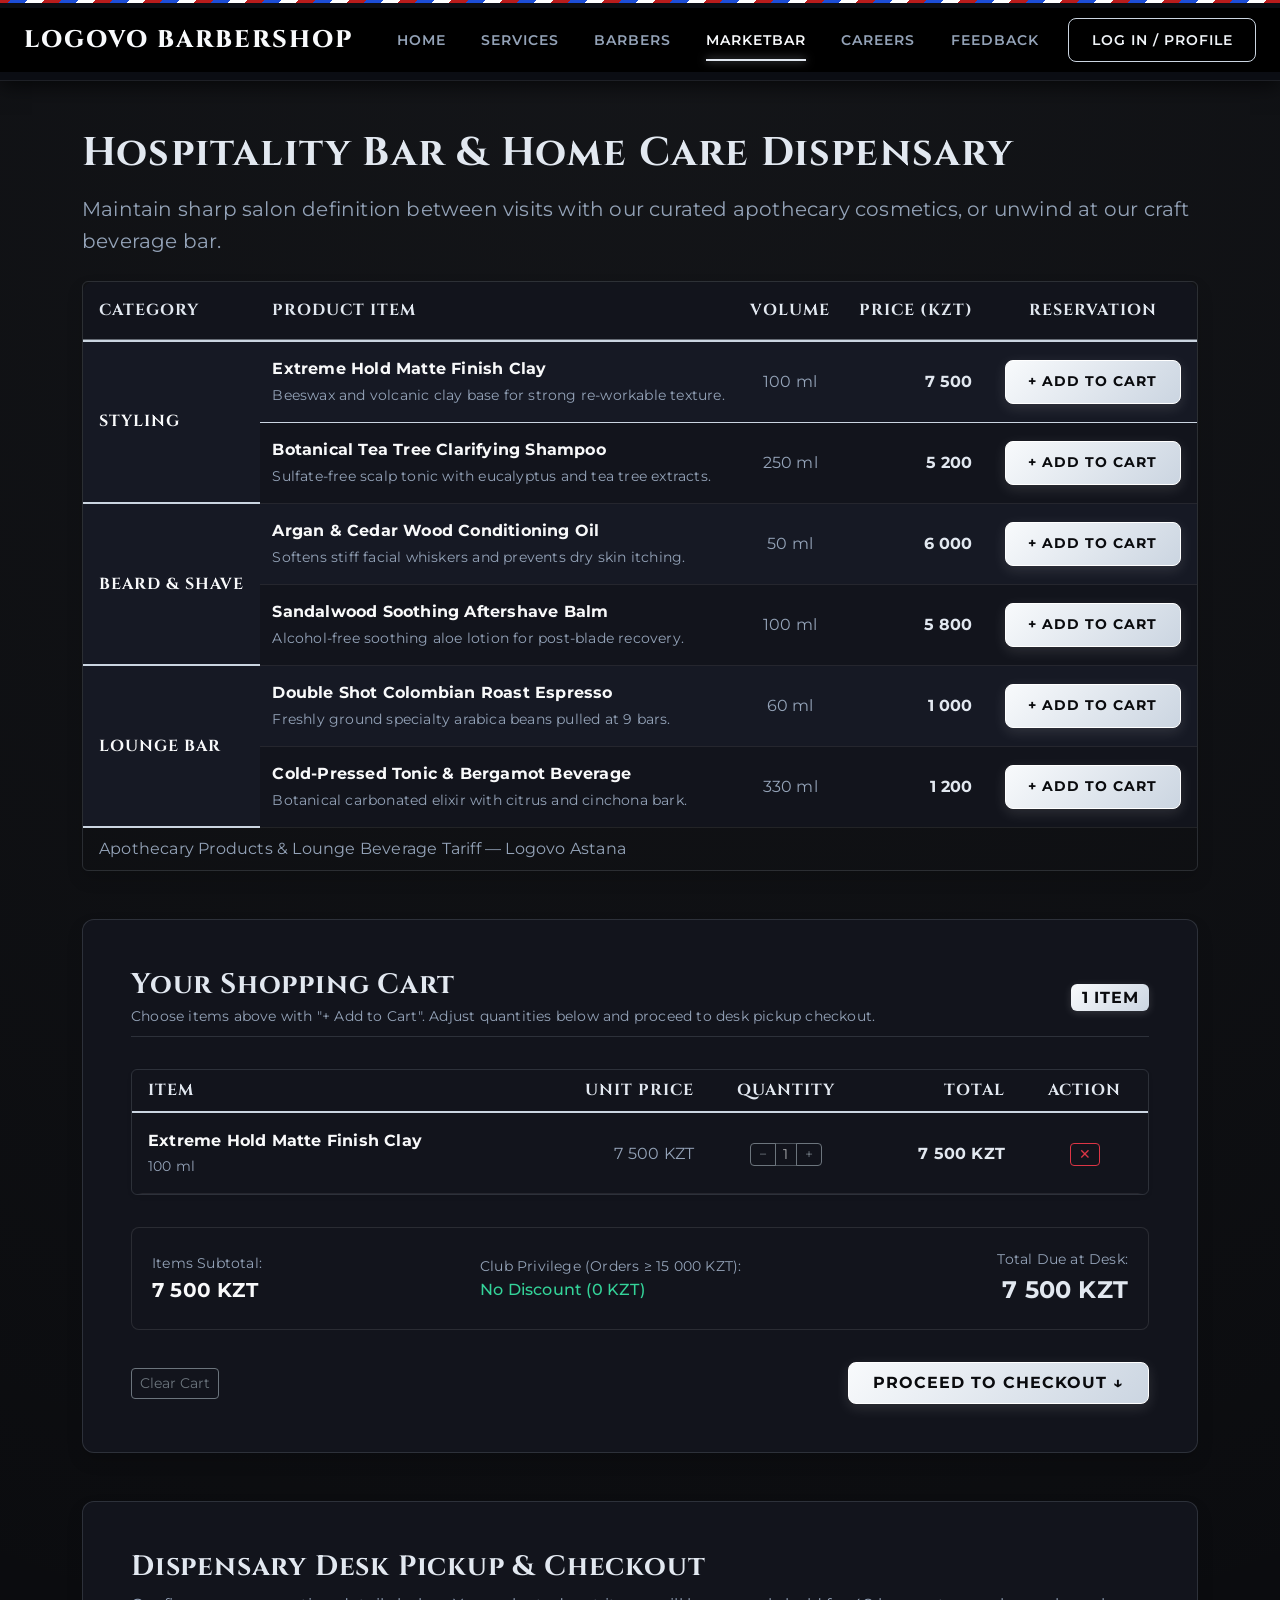
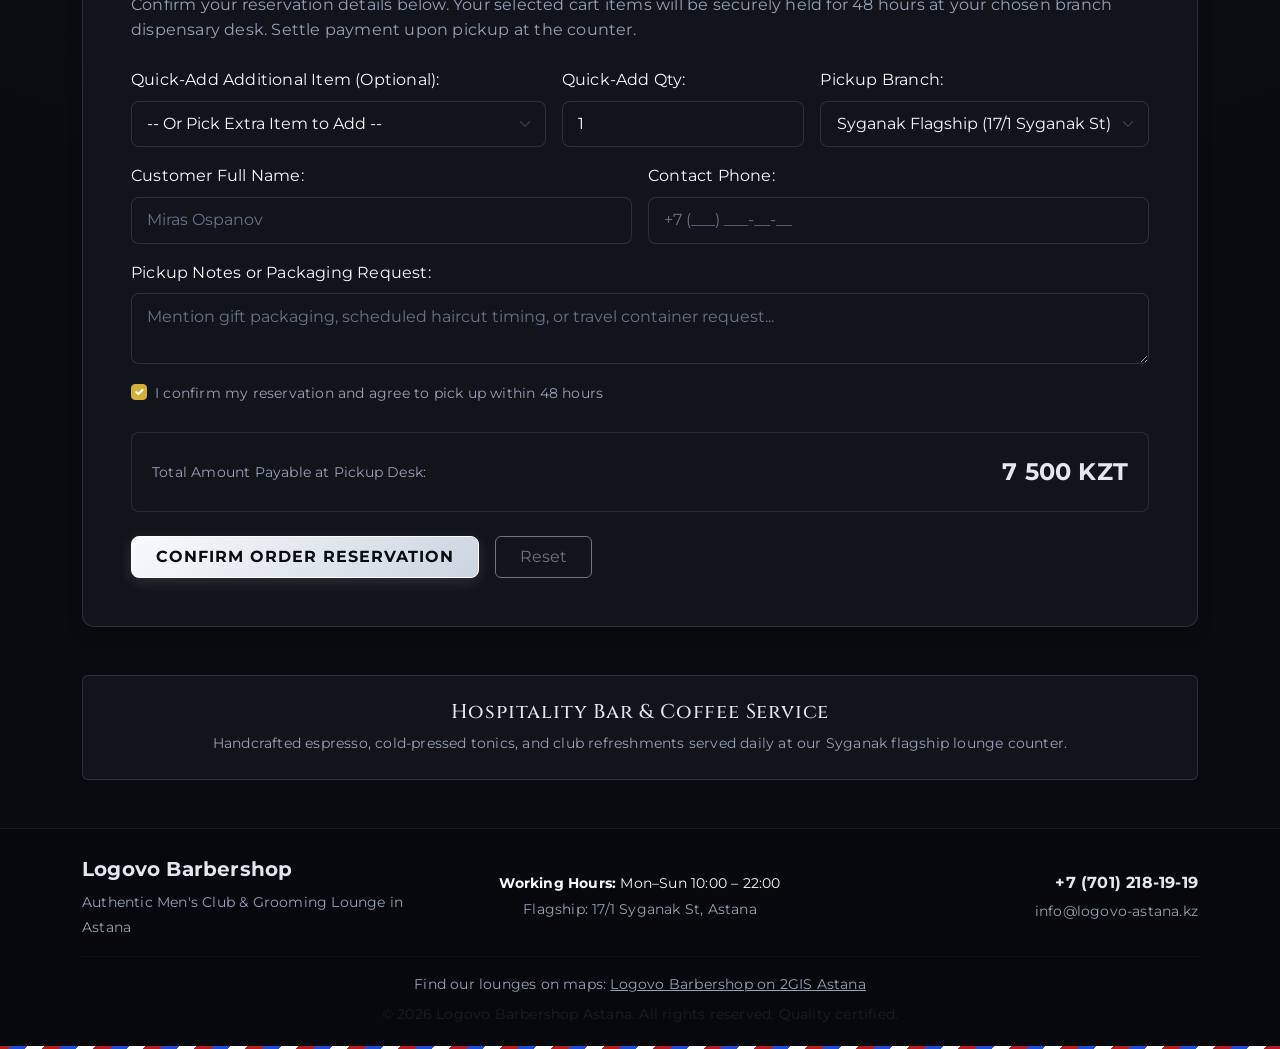
<file: marketbar.html>
﻿<!DOCTYPE html>
<html lang="en">
<head>
    <meta charset="UTF-8">
    <meta name="viewport" content="width=device-width, initial-scale=1.0">
    <meta name="description" content="Logovo MarketBar: Premium grooming apothecary, organic oils, and lounge beverages in Astana.">
    <title>MarketBar & Lounge — Logovo Barbershop Astana</title>
    
    <!-- Google Fonts: Cinzel & Montserrat -->
    <link rel="preconnect" href="https://fonts.googleapis.com">
    <link rel="preconnect" href="https://fonts.gstatic.com" crossorigin>
    <link href="https://fonts.googleapis.com/css2?family=Cinzel:wght@500;600;700;800;900&family=Montserrat:wght@300;400;500;600;700;800&display=swap" rel="stylesheet">
    <!-- Bootstrap v5.3.3 CSS via CDN -->
    <link href="https://cdn.jsdelivr.net/npm/bootstrap@5.3.3/dist/css/bootstrap.min.css" rel="stylesheet" integrity="sha384-QWTKZyjpPEjISv5WaRU9OFeRpok6YctnYmDr5pNlyT2bRjXh0JMhjY6hW+ALEwIH" crossorigin="anonymous">
    <!-- Brand correction and JavaScript freeze layer -->
    <link rel="stylesheet" href="css/custom.css">
</head>
<body class="bg-black text-light" id="page-marketbar">

    <!-- Unified Site Header & Responsive Navigation -->
    <header class="border-bottom border-warning border-opacity-25 bg-black py-2 sticky-top" id="site-header">
        <nav class="navbar navbar-expand-lg navbar-dark bg-black" aria-label="Main site navigation">
            <div class="container-fluid px-3 px-md-4">
                <a class="navbar-brand fs-3 fw-bold text-gold" href="index.html" id="brand-link">Logovo Barbershop</a>
                
                <button class="navbar-toggler border-secondary" type="button" data-bs-toggle="collapse" data-bs-target="#navbar-main" aria-controls="navbar-main" aria-expanded="false" aria-label="Toggle navigation" id="navbar-toggle-btn">
                    <span class="navbar-toggler-icon"></span>
                </button>
                
                <div class="collapse navbar-collapse justify-content-end" id="navbar-main">
                    <ul class="navbar-nav gap-lg-2" id="navbar-nav-list">
                        <li class="nav-item"><a class="nav-link text-light" href="index.html" id="nav-link-home">Home</a></li>
                        <li class="nav-item"><a class="nav-link text-light" href="services.html" id="nav-link-services">Services</a></li>
                        <li class="nav-item"><a class="nav-link text-light" href="barbers.html" id="nav-link-barbers">Barbers</a></li>
                        <li class="nav-item"><a class="nav-link active text-gold fw-semibold" aria-current="page" href="marketbar.html" id="nav-link-marketbar">MarketBar</a></li>
                        <li class="nav-item"><a class="nav-link text-light" href="careers.html" id="nav-link-careers">Careers</a></li>
                        <li class="nav-item"><a class="nav-link text-light" href="feedback.html" id="nav-link-feedback">Feedback</a></li>
                    </ul>

                    <!-- Client Session / Profile Widget -->
                    <div class="d-flex align-items-center ms-lg-3 mt-3 mt-lg-0" id="header-auth-container">
                        <button type="button" class="btn btn-outline-gold btn-sm" id="btn-header-login" data-bs-toggle="modal" data-bs-target="#login-profile-modal">
                            Log In / Profile
                        </button>
                    </div>
                </div>
            </div>
        </nav>
    </header>

    <!-- Main Content Container -->
    <main class="container my-5" id="main-content">

        <!-- Page Introduction -->
        <section class="mb-5" id="market-intro-section">
            <h1 class="display-6 fw-bold text-gold mb-3" id="market-title">Hospitality Bar & Home Care Dispensary</h1>
            <p class="lead text-secondary">
                Maintain sharp salon definition between visits with our curated apothecary cosmetics, or unwind at our craft beverage bar.
            </p>

            <!-- Product Catalog Table with Direct Order Buttons -->
            <div class="table-responsive my-4 shadow rounded border border-secondary border-opacity-25" id="apothecary-catalog">
                <table class="table table-dark table-hover table-striped align-middle mb-0" id="table-market">
                    <caption class="text-secondary px-3 py-2">Apothecary Products & Lounge Beverage Tariff — Logovo Astana</caption>
                    <thead class="border-bottom border-warning">
                        <tr>
                            <th scope="col" class="text-gold py-3 px-3">Category</th>
                            <th scope="col" class="text-gold py-3">Product Item</th>
                            <th scope="col" class="text-gold py-3 text-center">Volume</th>
                            <th scope="col" class="text-gold py-3 text-end px-3">Price (KZT)</th>
                            <th scope="col" class="text-gold py-3 text-center px-3">Reservation</th>
                        </tr>
                    </thead>
                    <tbody id="market-table-body">
                        <tr id="market-row-1">
                            <th scope="row" rowspan="2" class="align-middle px-3 text-light">Styling</th>
                            <td>
                                <strong class="text-light d-block" id="product-name-1">Extreme Hold Matte Finish Clay</strong>
                                <small class="text-secondary">Beeswax and volcanic clay base for strong re-workable texture.</small>
                            </td>
                            <td class="text-center text-secondary" id="product-vol-1">100 ml</td>
                            <td class="text-end fw-bold text-gold px-3" id="product-price-1">7 500</td>
                            <td class="text-center px-3">
                                <button type="button" class="btn btn-sm btn-gold select-product-btn btn-add-to-cart" id="btn-select-product-1" data-product-id="clay">+ Add to Cart</button>
                            </td>
                        </tr>
                        <tr id="market-row-2">
                            <td>
                                <strong class="text-light d-block" id="product-name-2">Botanical Tea Tree Clarifying Shampoo</strong>
                                <small class="text-secondary">Sulfate-free scalp tonic with eucalyptus and tea tree extracts.</small>
                            </td>
                            <td class="text-center text-secondary" id="product-vol-2">250 ml</td>
                            <td class="text-end fw-bold text-gold px-3" id="product-price-2">5 200</td>
                            <td class="text-center px-3">
                                <button type="button" class="btn btn-sm btn-gold select-product-btn btn-add-to-cart" id="btn-select-product-2" data-product-id="shampoo">+ Add to Cart</button>
                            </td>
                        </tr>
                        <tr id="market-row-3">
                            <th scope="row" rowspan="2" class="align-middle px-3 text-light">Beard & Shave</th>
                            <td>
                                <strong class="text-light d-block" id="product-name-3">Argan & Cedar Wood Conditioning Oil</strong>
                                <small class="text-secondary">Softens stiff facial whiskers and prevents dry skin itching.</small>
                            </td>
                            <td class="text-center text-secondary" id="product-vol-3">50 ml</td>
                            <td class="text-end fw-bold text-gold px-3" id="product-price-3">6 000</td>
                            <td class="text-center px-3">
                                <button type="button" class="btn btn-sm btn-gold select-product-btn btn-add-to-cart" id="btn-select-product-3" data-product-id="oil">+ Add to Cart</button>
                            </td>
                        </tr>
                        <tr id="market-row-4">
                            <td>
                                <strong class="text-light d-block" id="product-name-4">Sandalwood Soothing Aftershave Balm</strong>
                                <small class="text-secondary">Alcohol-free soothing aloe lotion for post-blade recovery.</small>
                            </td>
                            <td class="text-center text-secondary" id="product-vol-4">100 ml</td>
                            <td class="text-end fw-bold text-gold px-3" id="product-price-4">5 800</td>
                            <td class="text-center px-3">
                                <button type="button" class="btn btn-sm btn-gold select-product-btn btn-add-to-cart" id="btn-select-product-4" data-product-id="balm">+ Add to Cart</button>
                            </td>
                        </tr>
                        <tr id="market-row-5">
                            <th scope="row" rowspan="2" class="align-middle px-3 text-light">Lounge Bar</th>
                            <td>
                                <strong class="text-light d-block" id="product-name-5">Double Shot Colombian Roast Espresso</strong>
                                <small class="text-secondary">Freshly ground specialty arabica beans pulled at 9 bars.</small>
                            </td>
                            <td class="text-center text-secondary" id="product-vol-5">60 ml</td>
                            <td class="text-end fw-bold text-gold px-3" id="product-price-5">1 000</td>
                            <td class="text-center px-3">
                                <button type="button" class="btn btn-sm btn-gold select-product-btn btn-add-to-cart" id="btn-select-product-5" data-product-id="espresso">+ Add to Cart</button>
                            </td>
                        </tr>
                        <tr id="market-row-6">
                            <td>
                                <strong class="text-light d-block" id="product-name-6">Cold-Pressed Tonic & Bergamot Beverage</strong>
                                <small class="text-secondary">Botanical carbonated elixir with citrus and cinchona bark.</small>
                            </td>
                            <td class="text-center text-secondary" id="product-vol-6">330 ml</td>
                            <td class="text-end fw-bold text-gold px-3" id="product-price-6">1 200</td>
                            <td class="text-center px-3">
                                <button type="button" class="btn btn-sm btn-gold select-product-btn btn-add-to-cart" id="btn-select-product-6" data-product-id="tonic">+ Add to Cart</button>
                            </td>
                        </tr>
                    </tbody>
                </table>
            </div>
        </section>

        <!-- Interactive Shopping Cart Section -->
        <section class="card card-dark p-4 p-md-5 shadow border border-secondary border-opacity-25 my-5" id="marketbar-cart-section">
            <div class="d-flex flex-column flex-sm-row justify-content-between align-items-sm-center mb-3 pb-2 border-bottom border-secondary border-opacity-50">
                <div>
                    <h2 class="h3 fw-bold text-gold mb-1" id="cart-heading">Your Shopping Cart</h2>
                    <p class="text-secondary small mb-0">Choose items above with "+ Add to Cart". Adjust quantities below and proceed to desk pickup checkout.</p>
                </div>
                <span class="badge bg-gold fs-6 mt-2 mt-sm-0" id="cart-count-badge">0 Items</span>
            </div>

            <!-- Dynamic Cart Items Container -->
            <div id="cart-items-container" class="my-3">
                <div class="p-4 text-center border border-secondary border-opacity-25 rounded bg-black" id="cart-empty-message">
                    <p class="text-secondary mb-0">Your shopping cart is currently empty. Click <strong>+ Add to Cart</strong> on any apothecary product or craft drink above.</p>
                </div>
            </div>

            <!-- Cart Pricing Breakdown -->
            <div class="summary-box my-3" id="cart-summary-box">
                <div class="row g-2 align-items-center">
                    <div class="col-12 col-md-4">
                        <span class="text-secondary small d-block">Items Subtotal:</span>
                        <strong class="text-light fs-5" id="cart-subtotal-price">0 KZT</strong>
                    </div>
                    <div class="col-12 col-md-4">
                        <span class="text-secondary small d-block">Club Privilege (Orders ≥ 15 000 KZT):</span>
                        <strong class="text-success-custom fs-6" id="cart-discount-value">No Discount (0 KZT)</strong>
                    </div>
                    <div class="col-12 col-md-4 text-md-end">
                        <span class="text-secondary small d-block">Total Due at Desk:</span>
                        <strong class="text-gold fs-4" id="cart-final-total">0 KZT</strong>
                    </div>
                </div>
            </div>

            <div class="d-flex flex-wrap gap-2 justify-content-between align-items-center mt-3">
                <button type="button" class="btn btn-outline-secondary btn-sm" id="btn-clear-cart">Clear Cart</button>
                <a href="#order-reserve-section" class="btn btn-gold px-4 py-2" id="btn-proceed-checkout">Proceed to Checkout ↓</a>
            </div>
        </section>

        <!-- Dispensary Pre-Order & Reservation Form Section -->
        <section class="card card-dark p-4 p-md-5 shadow border border-secondary border-opacity-25 my-5" id="order-reserve-section">
            <h2 class="h3 fw-bold text-gold mb-2" id="order-heading">Dispensary Desk Pickup & Checkout</h2>
            <p class="text-secondary mb-4" id="order-instruction">
                Confirm your reservation details below. Your selected cart items will be securely held for 48 hours at your chosen branch dispensary desk. Settle payment upon pickup at the counter.
            </p>

            <form action="marketbar.html#order-confirmation-wrapper" method="post" id="form-market-order">
                <div class="row g-3">
                    <div class="col-12 col-md-5">
                        <label for="order-product-select" class="form-label text-light">Quick-Add Additional Item (Optional):</label>
                        <select id="order-product-select" name="order_product" class="form-select bg-dark text-light border-secondary">
                            <option value="">-- Or Pick Extra Item to Add --</option>
                            <option value="clay">Extreme Hold Matte Finish Clay (7 500 KZT)</option>
                            <option value="shampoo">Botanical Tea Tree Clarifying Shampoo (5 200 KZT)</option>
                            <option value="oil">Argan & Cedar Wood Conditioning Oil (6 000 KZT)</option>
                            <option value="balm">Sandalwood Soothing Aftershave Balm (5 800 KZT)</option>
                            <option value="espresso">Double Shot Colombian Roast Espresso (1 000 KZT)</option>
                            <option value="tonic">Cold-Pressed Tonic & Bergamot Beverage (1 200 KZT)</option>
                        </select>
                    </div>

                    <div class="col-12 col-md-3">
                        <label for="order-quantity-input" class="form-label text-light">Quick-Add Qty:</label>
                        <input type="number" id="order-quantity-input" name="order_quantity" class="form-control bg-dark text-light border-secondary" min="1" max="10" value="1">
                    </div>

                    <div class="col-12 col-md-4">
                        <label for="order-branch-select" class="form-label text-light">Pickup Branch:</label>
                        <select id="order-branch-select" name="order_branch" class="form-select bg-dark text-light border-secondary" required>
                            <option value="">-- Choose Pickup Branch --</option>
                            <option value="syganak" selected>Syganak Flagship (17/1 Syganak St)</option>
                            <option value="kabanbay">Kabanbay Studio (58A Kabanbay Batyr Ave)</option>
                            <option value="triumph">Triumph Club (51/1 Mangilik El Ave)</option>
                            <option value="baitursynuly">Baitursynuly Branch (47 A. Baitursynuly St)</option>
                            <option value="saryarka">Saryarka Lounge (42 Saryarka Ave)</option>
                            <option value="abay">Abylai Khan Branch (20B Abylai Khan Ave)</option>
                            <option value="turan">Turan Club (50/2 Turan Ave)</option>
                            <option value="tolebi">Tole Bi Branch (44/1 Tole Bi St)</option>
                            <option value="tarkhan">Tarkhan Lounge (2/6 Zh. Tarkhan St)</option>
                            <option value="beybitshilik">Beybitshilik Branch (29 Beybitshilik St)</option>
                            <option value="kosshygululy">Kosshygululy Studio (21 Sh. Kosshygululy St)</option>
                            <option value="mukhamedkhanov">Mukhamedkhanov Club (20 K. Mukhamedkhanov St)</option>
                        </select>
                    </div>

                    <div class="col-12 col-md-6">
                        <label for="order-name-input" class="form-label text-light">Customer Full Name:</label>
                        <input type="text" id="order-name-input" name="order_name" class="form-control bg-dark text-light border-secondary" placeholder="Miras Ospanov" required>
                    </div>

                    <div class="col-12 col-md-6">
                        <label for="order-phone-input" class="form-label text-light">Contact Phone:</label>
                        <input type="tel" id="order-phone-input" name="order_phone" class="form-control bg-dark text-light border-secondary" placeholder="+7 (701) 987-65-43" maxlength="18" required>
                    </div>

                    <div class="col-12">
                        <label for="order-notes-input" class="form-label text-light">Pickup Notes or Packaging Request:</label>
                        <textarea id="order-notes-input" name="order_notes" class="form-control bg-dark text-light border-secondary" rows="2" placeholder="Mention gift packaging, scheduled haircut timing, or travel container request..."></textarea>
                    </div>

                    <div class="col-12">
                        <div class="form-check">
                            <input class="form-check-input" type="checkbox" id="order-agree-check" name="order_agree" required checked>
                            <label class="form-check-label text-secondary small" for="order-agree-check">
                                I confirm my reservation and agree to pick up within 48 hours
                            </label>
                        </div>
                    </div>
                </div>

                <!-- Calculator & Subtotal Box -->
                <div class="summary-box my-4" id="order-summary-box">
                    <div class="d-flex justify-content-between align-items-center">
                        <span class="text-secondary small">Total Amount Payable at Pickup Desk:</span>
                        <span id="order-total-price" class="fs-4 fw-bold text-gold">0 KZT</span>
                    </div>
                </div>

                <div class="d-flex flex-wrap gap-3" id="order-buttons-container">
                    <button type="submit" class="btn btn-gold px-4 py-2" id="order-submit-btn">Confirm Order Reservation</button>
                    <button type="reset" class="btn btn-outline-secondary px-4 py-2" id="order-reset-btn">Reset</button>
                </div>
            </form>

            <!-- Error message container for JS -->
            <div id="order-error-container" class="alert-error-box is-hidden mt-3" role="alert"></div>

            <!-- Visible Confirmation Voucher Area (Supports R1 Multi-Voucher Stacking) -->
            <div id="order-confirmation-wrapper" class="mt-4 is-hidden">
                <div id="order-vouchers-stack" class="d-flex flex-column gap-3"></div>
            </div>
        </section>

        <!-- Lounge Bar Atmosphere Info Box -->
        <div class="card card-dark p-4 rounded text-center my-4 border border-secondary border-opacity-25 shadow-sm" id="lounge-bar-menu">
            <h3 class="h5 text-gold mb-2">Hospitality Bar & Coffee Service</h3>
            <p class="text-secondary small mb-0">Handcrafted espresso, cold-pressed tonics, and club refreshments served daily at our Syganak flagship lounge counter.</p>
        </div>
    </main>

    <!-- Client Login & Profile Modal -->
    <div class="modal fade" id="login-profile-modal" tabindex="-1" aria-labelledby="loginModalTitle" aria-hidden="true">
        <div class="modal-dialog modal-dialog-centered">
            <div class="modal-content logovo-modal-content">
                <div class="modal-header">
                    <h5 class="modal-title text-gold" id="loginModalTitle">Gentleman's Club Member Access</h5>
                    <button type="button" class="btn-close btn-close-white" data-bs-dismiss="modal" aria-label="Close"></button>
                </div>
                
                <!-- View 1: Login / Profile Creation (Shown when Logged Out) -->
                <div id="modal-view-login">
                    <form id="form-modal-login">
                        <div class="modal-body">
                            <p class="text-secondary small mb-3">
                                Sign in to save your credentials for expedited appointment bookings and cosmetic pre-orders.
                            </p>
                            <div class="mb-3">
                                <label for="modal-input-name" class="form-label text-light small">Full Name:</label>
                                <input type="text" id="modal-input-name" class="form-control bg-dark text-light border-secondary" placeholder="Arman Kassymov" required minlength="3">
                            </div>
                            <div class="mb-3">
                                <label for="modal-input-phone" class="form-label text-light small">Telephone Number (+7...):</label>
                                <input type="tel" id="modal-input-phone" class="form-control bg-dark text-light border-secondary" placeholder="+7 (701) 218-19-19" maxlength="18" required>
                            </div>
                            <div class="mb-3">
                                <label for="modal-input-email" class="form-label text-light small">Email Address:</label>
                                <input type="email" id="modal-input-email" class="form-control bg-dark text-light border-secondary" placeholder="arman@example.kz" required>
                            </div>
                            <div id="modal-login-error" class="alert-error-box is-hidden small mt-2" role="alert"></div>
                        </div>
                        <div class="modal-footer d-flex justify-content-between">
                            <button type="button" class="btn btn-outline-secondary btn-sm" data-bs-dismiss="modal">Cancel</button>
                            <button type="submit" class="btn btn-gold btn-sm" id="btn-modal-save-login">Save & Log In</button>
                        </div>
                    </form>
                </div>

                <!-- View 2: Active User Profile Details (Shown when Logged In) -->
                <div id="modal-view-profile" class="is-hidden">
                    <div class="modal-body">
                        <div class="d-flex align-items-center gap-3 mb-3 pb-3 border-bottom border-secondary border-opacity-25">
                            <div class="badge bg-gold p-2 fs-6 text-dark rounded-circle" style="width: 44px; height: 44px; display: flex; align-items: center; justify-content: center;">
                                LGV
                            </div>
                            <div>
                                <strong class="text-light fs-5 d-block" id="modal-profile-display-name">Arman Kassymov</strong>
                                <span class="badge bg-gold text-dark small">Verified Club Member</span>
                            </div>
                        </div>
                        <div class="row g-2 small mb-3">
                            <div class="col-12">
                                <span class="text-secondary d-block">Registered Contact Phone:</span>
                                <strong class="text-light" id="modal-profile-display-phone">+7 (701) 218-19-19</strong>
                            </div>
                            <div class="col-12">
                                <span class="text-secondary d-block">Registered Email:</span>
                                <strong class="text-light" id="modal-profile-display-email">arman@example.kz</strong>
                            </div>
                            <div class="col-12">
                                <span class="text-secondary d-block">Membership Privilege:</span>
                                <span class="text-gold">Automatic Booking & MarketBar Autofill Active</span>
                            </div>
                        </div>
                    </div>
                    <div class="modal-footer d-flex justify-content-between">
                        <button type="button" class="btn btn-outline-danger btn-sm" id="btn-modal-action-logout">Log Out</button>
                        <button type="button" class="btn btn-outline-secondary btn-sm" data-bs-dismiss="modal">Close</button>
                    </div>
                </div>

            </div>
        </div>
    </div>

    <!-- Unified Site Footer -->
    <footer class="bg-black text-secondary py-4 border-top border-secondary border-opacity-25 text-center" id="site-footer">
        <div class="container">
            <div class="row g-3 text-center text-md-start mb-3 align-items-center">
                <div class="col-12 col-md-4">
                    <span class="fs-5 fw-bold text-gold d-block mb-1">Logovo Barbershop</span>
                    <small class="text-secondary">Authentic Men's Club & Grooming Lounge in Astana</small>
                </div>
                <div class="col-12 col-md-4 text-center">
                    <span class="d-block text-light small mb-1"><strong>Working Hours:</strong> Mon–Sun 10:00 – 22:00</span>
                    <span class="d-block small text-secondary">Flagship: 17/1 Syganak St, Astana</span>
                </div>
                <div class="col-12 col-md-4 text-center text-md-end">
                    <a href="tel:+77012181919" class="text-gold text-decoration-none fw-bold d-block mb-1" id="footer-phone-link">+7 (701) 218-19-19</a>
                    <a href="mailto:info@logovo-astana.kz" class="text-secondary small text-decoration-none d-block" id="footer-email-link">info@logovo-astana.kz</a>
                </div>
            </div>
            <hr class="border-secondary border-opacity-25 my-3">
            <p class="mb-2 text-secondary small">Find our lounges on maps: <a href="https://2gis.kz" target="_blank" rel="noopener noreferrer" class="text-secondary text-decoration-underline" id="footer-2gis-link">Logovo Barbershop on 2GIS Astana</a></p>
            <p class="small text-muted mb-0" id="footer-copyright">© 2026 Logovo Barbershop Astana. All rights reserved. Quality certified.</p>
        </div>
    </footer>

    <!-- jQuery v3.7.1 CDN -->
    <script src="https://code.jquery.com/jquery-3.7.1.min.js" integrity="sha256-/JqT3SQfawRcv/BIHPThkBvs0OEvtFFmqPF/lYI/Cxo=" crossorigin="anonymous"></script>
    <!-- Bootstrap v5.3.3 JS Bundle CDN -->
    <script src="https://cdn.jsdelivr.net/npm/bootstrap@5.3.3/dist/js/bootstrap.bundle.min.js"></script>
    <!-- Logovo Barbershop Shared Logic & Page Logic -->
    <script src="js/main.js" defer></script>
    <script src="js/marketbar.js" defer></script>
</body>
</html>
</file>
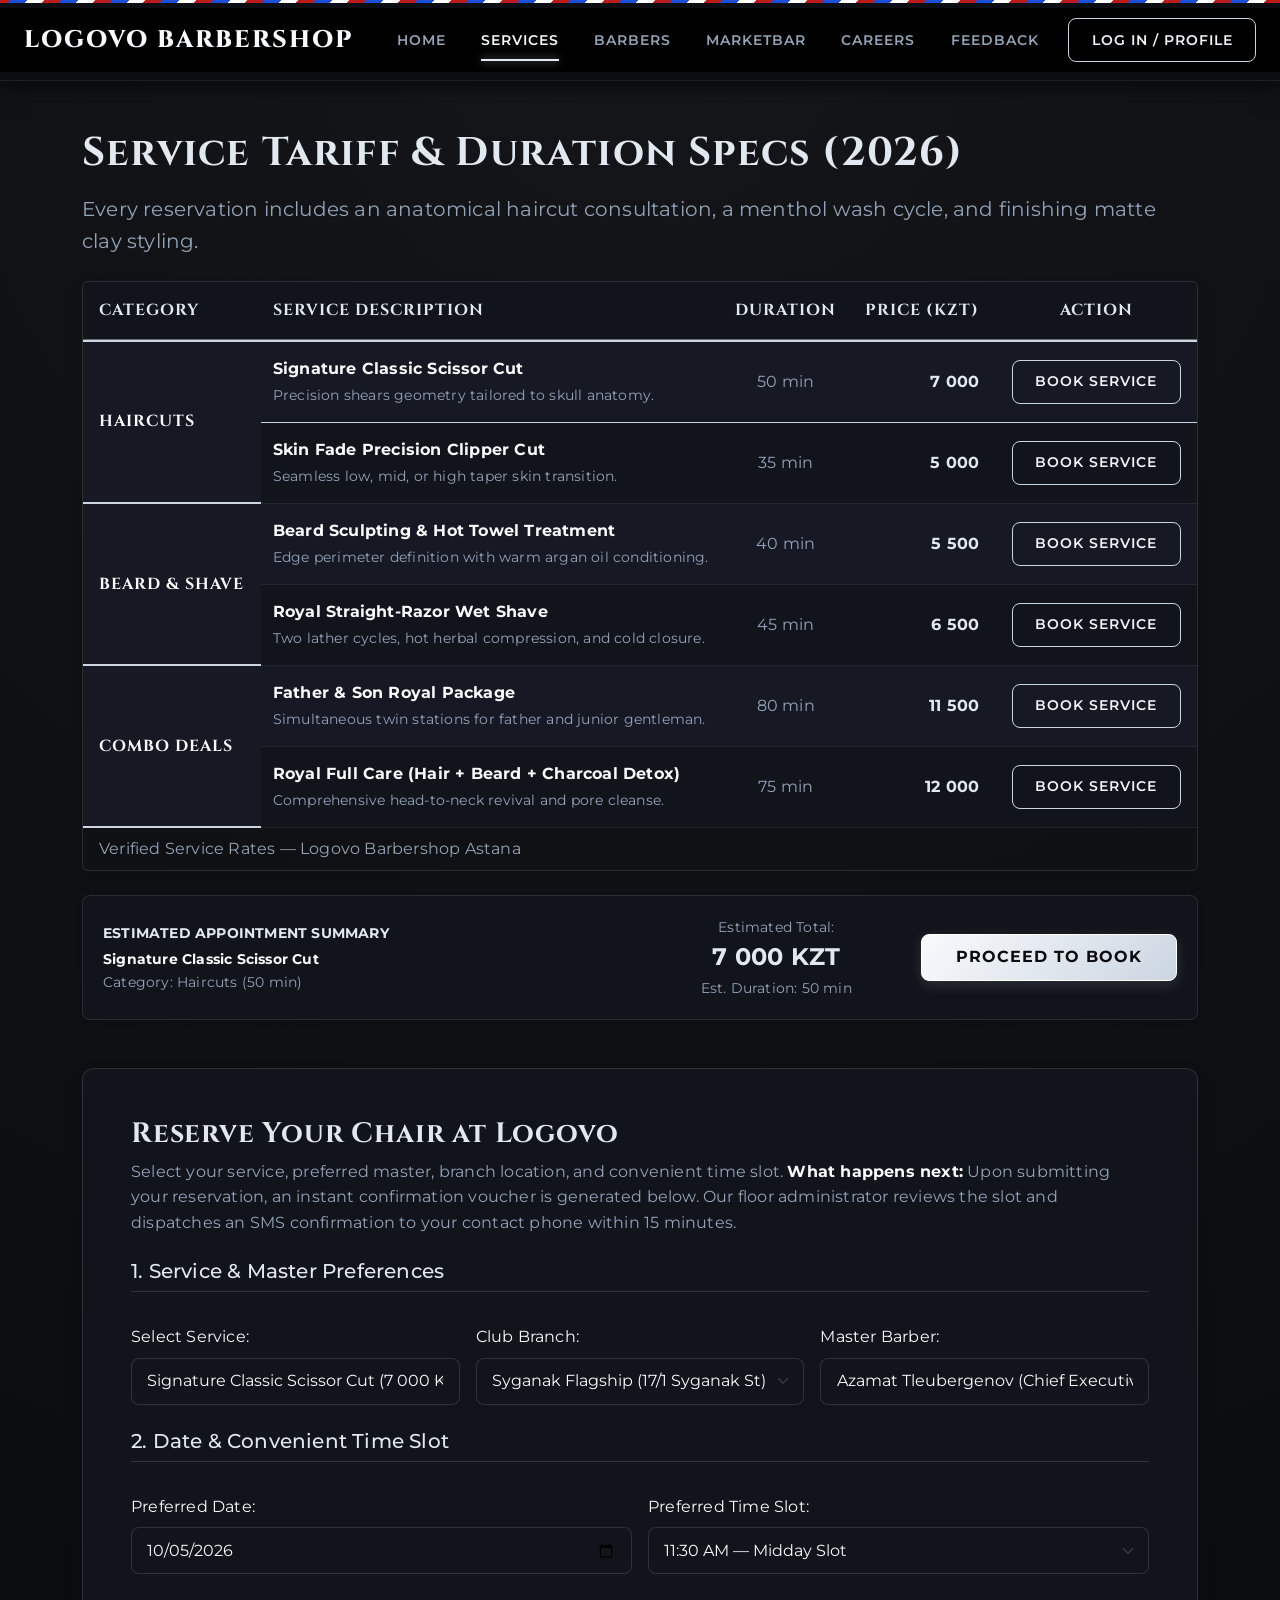
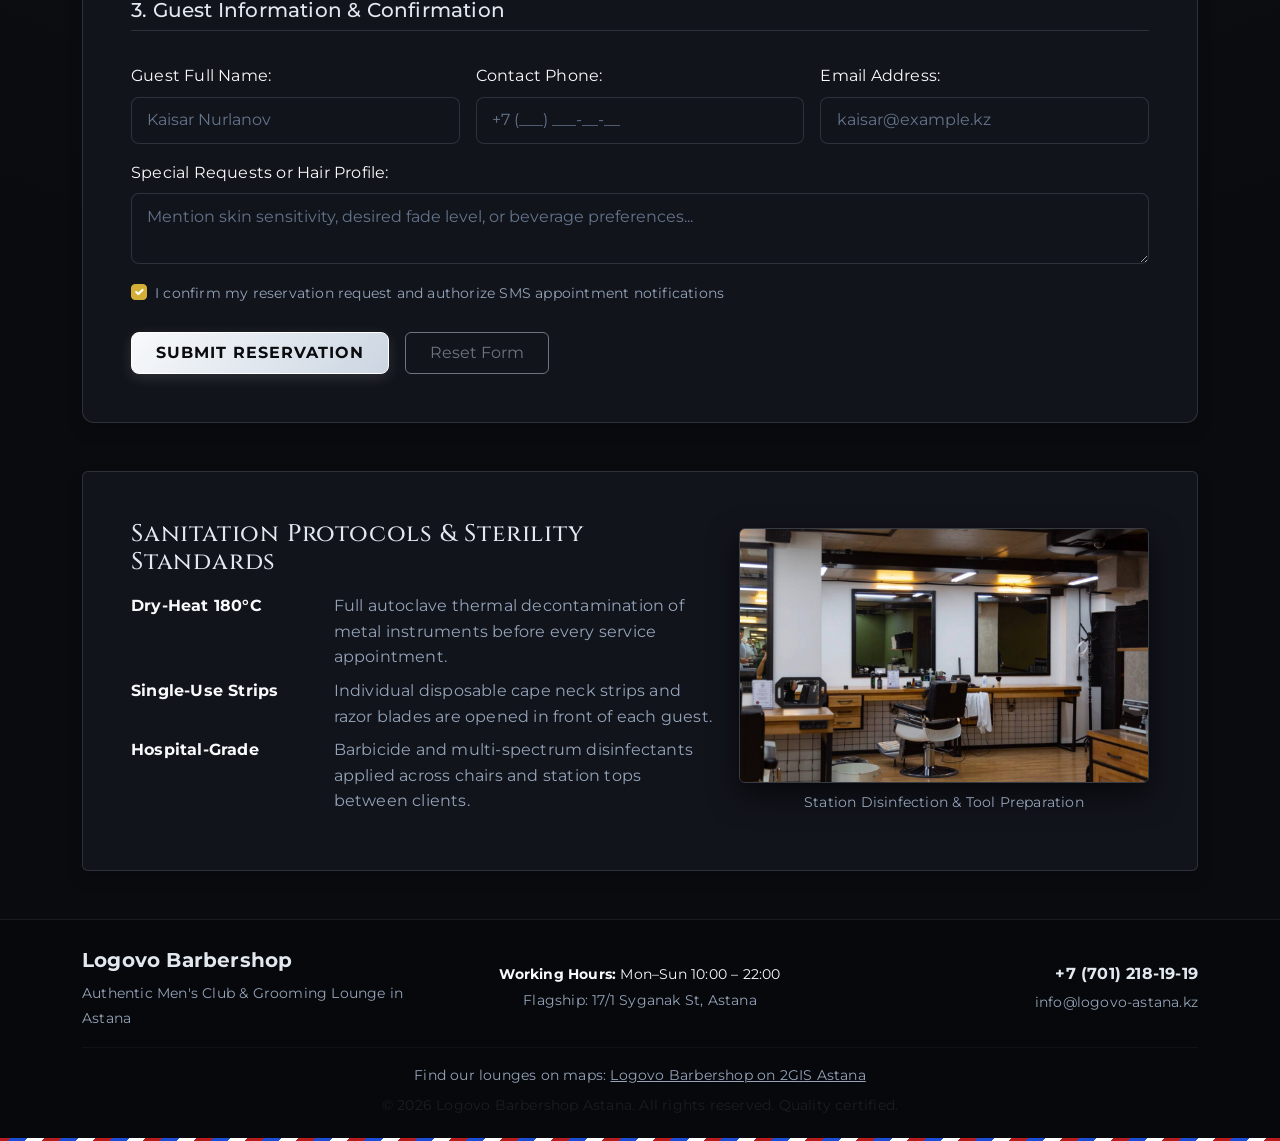
<file: services.html>
<!DOCTYPE html>
<html lang="en">
<head>
    <meta charset="UTF-8">
    <meta name="viewport" content="width=device-width, initial-scale=1.0">
    <meta name="description" content="Official price list and appointment booking for Logovo Barbershop in Astana: haircuts, beard shaping, and royal shaving.">
    <title>Services & Pricing — Logovo Barbershop Astana</title>
    
    <!-- Google Fonts: Cinzel & Montserrat -->
    <link rel="preconnect" href="https://fonts.googleapis.com">
    <link rel="preconnect" href="https://fonts.gstatic.com" crossorigin>
    <link href="https://fonts.googleapis.com/css2?family=Cinzel:wght@500;600;700;800;900&family=Montserrat:wght@300;400;500;600;700;800&display=swap" rel="stylesheet">
    <!-- Bootstrap v5.3.3 CSS via CDN -->
    <link href="https://cdn.jsdelivr.net/npm/bootstrap@5.3.3/dist/css/bootstrap.min.css" rel="stylesheet" integrity="sha384-QWTKZyjpPEjISv5WaRU9OFeRpok6YctnYmDr5pNlyT2bRjXh0JMhjY6hW+ALEwIH" crossorigin="anonymous">
    <!-- Brand correction and JavaScript freeze layer -->
    <link rel="stylesheet" href="css/custom.css">
</head>
<body class="bg-black text-light" id="page-services">

    <!-- Unified Site Header & Responsive Navigation -->
    <header class="border-bottom border-warning border-opacity-25 bg-black py-2 sticky-top" id="site-header">
        <nav class="navbar navbar-expand-lg navbar-dark bg-black" aria-label="Main site navigation">
            <div class="container-fluid px-3 px-md-4">
                <a class="navbar-brand fs-3 fw-bold text-gold" href="index.html" id="brand-link">Logovo Barbershop</a>
                
                <button class="navbar-toggler border-secondary" type="button" data-bs-toggle="collapse" data-bs-target="#navbar-main" aria-controls="navbar-main" aria-expanded="false" aria-label="Toggle navigation" id="navbar-toggle-btn">
                    <span class="navbar-toggler-icon"></span>
                </button>
                
                <div class="collapse navbar-collapse justify-content-end" id="navbar-main">
                    <ul class="navbar-nav gap-lg-2" id="navbar-nav-list">
                        <li class="nav-item"><a class="nav-link text-light" href="index.html" id="nav-link-home">Home</a></li>
                        <li class="nav-item"><a class="nav-link active text-gold fw-semibold" aria-current="page" href="services.html" id="nav-link-services">Services</a></li>
                        <li class="nav-item"><a class="nav-link text-light" href="barbers.html" id="nav-link-barbers">Barbers</a></li>
                        <li class="nav-item"><a class="nav-link text-light" href="marketbar.html" id="nav-link-marketbar">MarketBar</a></li>
                        <li class="nav-item"><a class="nav-link text-light" href="careers.html" id="nav-link-careers">Careers</a></li>
                        <li class="nav-item"><a class="nav-link text-light" href="feedback.html" id="nav-link-feedback">Feedback</a></li>
                    </ul>

                    <!-- Client Session / Profile Widget -->
                    <div class="d-flex align-items-center ms-lg-3 mt-3 mt-lg-0" id="header-auth-container">
                        <button type="button" class="btn btn-outline-gold btn-sm" id="btn-header-login" data-bs-toggle="modal" data-bs-target="#login-profile-modal">
                            Log In / Profile
                        </button>
                    </div>
                </div>
            </div>
        </nav>
    </header>

    <!-- Main Content Container -->
    <main class="container my-5" id="main-content">

        <!-- Page Introduction -->
        <article class="mb-5" id="services-intro">
            <h1 class="display-6 fw-bold text-gold mb-3" id="services-title">Service Tariff & Duration Specs (2026)</h1>
            <p class="lead text-secondary">
                Every reservation includes an anatomical haircut consultation, a menthol wash cycle, and finishing matte clay styling.
            </p>

            <!-- Bootstrap Responsive Table with Interactive Booking Actions -->
            <div class="table-responsive my-4 shadow rounded border border-secondary border-opacity-25" id="service-tariff-table">
                <table class="table table-dark table-hover table-striped align-middle mb-0" id="table-services">
                    <caption class="text-secondary px-3 py-2">Verified Service Rates — Logovo Barbershop Astana</caption>
                    <thead class="border-bottom border-warning">
                        <tr>
                            <th scope="col" class="text-gold py-3 px-3">Category</th>
                            <th scope="col" class="text-gold py-3">Service Description</th>
                            <th scope="col" class="text-gold py-3 text-center">Duration</th>
                            <th scope="col" class="text-gold py-3 text-end px-3">Price (KZT)</th>
                            <th scope="col" class="text-gold py-3 text-center px-3">Action</th>
                        </tr>
                    </thead>
                    <tbody id="services-table-body">
                        <tr id="service-row-1">
                            <th scope="row" rowspan="2" class="align-middle px-3 text-light">Haircuts</th>
                            <td>
                                <strong class="text-light d-block" id="service-name-1">Signature Classic Scissor Cut</strong>
                                <small class="text-secondary">Precision shears geometry tailored to skull anatomy.</small>
                            </td>
                            <td class="text-center text-secondary" id="service-duration-1">50 min</td>
                            <td class="text-end fw-bold text-gold px-3" id="service-price-1">7 000</td>
                            <td class="text-center px-3">
                                <a href="#booking-section" class="btn btn-sm btn-outline-gold select-service-btn" id="btn-select-service-1">Book Service</a>
                            </td>
                        </tr>
                        <tr id="service-row-2">
                            <td>
                                <strong class="text-light d-block" id="service-name-2">Skin Fade Precision Clipper Cut</strong>
                                <small class="text-secondary">Seamless low, mid, or high taper skin transition.</small>
                            </td>
                            <td class="text-center text-secondary" id="service-duration-2">35 min</td>
                            <td class="text-end fw-bold text-gold px-3" id="service-price-2">5 000</td>
                            <td class="text-center px-3">
                                <a href="#booking-section" class="btn btn-sm btn-outline-gold select-service-btn" id="btn-select-service-2">Book Service</a>
                            </td>
                        </tr>
                        <tr id="service-row-3">
                            <th scope="row" rowspan="2" class="align-middle px-3 text-light">Beard & Shave</th>
                            <td>
                                <strong class="text-light d-block" id="service-name-3">Beard Sculpting & Hot Towel Treatment</strong>
                                <small class="text-secondary">Edge perimeter definition with warm argan oil conditioning.</small>
                            </td>
                            <td class="text-center text-secondary" id="service-duration-3">40 min</td>
                            <td class="text-end fw-bold text-gold px-3" id="service-price-3">5 500</td>
                            <td class="text-center px-3">
                                <a href="#booking-section" class="btn btn-sm btn-outline-gold select-service-btn" id="btn-select-service-3">Book Service</a>
                            </td>
                        </tr>
                        <tr id="service-row-4">
                            <td>
                                <strong class="text-light d-block" id="service-name-4">Royal Straight-Razor Wet Shave</strong>
                                <small class="text-secondary">Two lather cycles, hot herbal compression, and cold closure.</small>
                            </td>
                            <td class="text-center text-secondary" id="service-duration-4">45 min</td>
                            <td class="text-end fw-bold text-gold px-3" id="service-price-4">6 500</td>
                            <td class="text-center px-3">
                                <a href="#booking-section" class="btn btn-sm btn-outline-gold select-service-btn" id="btn-select-service-4">Book Service</a>
                            </td>
                        </tr>
                        <tr id="service-row-5">
                            <th scope="row" rowspan="2" class="align-middle px-3 text-light">Combo Deals</th>
                            <td>
                                <strong class="text-light d-block" id="service-name-5">Father & Son Royal Package</strong>
                                <small class="text-secondary">Simultaneous twin stations for father and junior gentleman.</small>
                            </td>
                            <td class="text-center text-secondary" id="service-duration-5">80 min</td>
                            <td class="text-end fw-bold text-gold px-3" id="service-price-5">11 500</td>
                            <td class="text-center px-3">
                                <a href="#booking-section" class="btn btn-sm btn-outline-gold select-service-btn" id="btn-select-service-5">Book Service</a>
                            </td>
                        </tr>
                        <tr id="service-row-6">
                            <td>
                                <strong class="text-light d-block" id="service-name-6">Royal Full Care (Hair + Beard + Charcoal Detox)</strong>
                                <small class="text-secondary">Comprehensive head-to-neck revival and pore cleanse.</small>
                            </td>
                            <td class="text-center text-secondary" id="service-duration-6">75 min</td>
                            <td class="text-end fw-bold text-gold px-3" id="service-price-6">12 000</td>
                            <td class="text-center px-3">
                                <a href="#booking-section" class="btn btn-sm btn-outline-gold select-service-btn" id="btn-select-service-6">Book Service</a>
                            </td>
                        </tr>
                    </tbody>
                </table>
            </div>

            <!-- Price & Service Calculation Summary Area -->
            <div class="summary-box my-4 shadow-sm" id="services-summary-container">
                <div class="row align-items-center g-3">
                    <div class="col-12 col-md-6">
                        <span class="text-gold fw-bold text-uppercase small d-block mb-1">Estimated Appointment Summary</span>
                        <div id="selected-services-list" class="empty-placeholder text-secondary small">
                            Default Selected: Signature Classic Scissor Cut (50 min)
                        </div>
                    </div>
                    <div class="col-12 col-md-3 text-md-center">
                        <small class="text-secondary d-block">Estimated Total:</small>
                        <span id="summary-total-price" class="fs-4 fw-bold text-gold">7 000 KZT</span>
                        <small class="text-secondary d-block" id="summary-total-duration">Est. Duration: 50 min</small>
                    </div>
                    <div class="col-12 col-md-3 text-md-end">
                        <a href="#booking-section" class="btn btn-gold w-100" id="btn-scroll-to-booking">Proceed to Book</a>
                    </div>
                </div>
            </div>
        </article>

        <!-- Appointment Booking Form Section -->
        <section class="card card-dark p-4 p-md-5 shadow border border-secondary border-opacity-25 my-5" id="booking-section">
            <h2 class="h3 fw-bold text-gold mb-2" id="booking-heading">Reserve Your Chair at Logovo</h2>
            <p class="text-secondary mb-4" id="booking-instruction">
                Select your service, preferred master, branch location, and convenient time slot. 
                <strong class="text-light">What happens next:</strong> Upon submitting your reservation, an instant confirmation voucher is generated below. Our floor administrator reviews the slot and dispatches an SMS confirmation to your contact phone within 15 minutes.
            </p>

            <form action="services.html#booking-confirmation-wrapper" method="post" id="form-booking">
                
                <fieldset class="mb-4" id="booking-fieldset-service">
                    <legend class="h5 text-gold border-bottom border-secondary border-opacity-50 pb-2 mb-3">1. Service & Master Preferences</legend>
                    <div class="row g-3">
                        <div class="col-12 col-md-4">
                            <label for="booking-service-select" class="form-label text-light">Select Service:</label>
                            <select id="booking-service-select" name="booking_service" class="form-select bg-dark text-light border-secondary" required>
                                <option value="">-- Choose Service --</option>
                                <option value="classic" selected>Signature Classic Scissor Cut (7 000 KZT)</option>
                                <option value="fade">Skin Fade Precision Clipper Cut (5 000 KZT)</option>
                                <option value="beard">Beard Sculpting & Hot Towel (5 500 KZT)</option>
                                <option value="shave">Royal Straight-Razor Wet Shave (6 500 KZT)</option>
                                <option value="father_son">Father & Son Royal Package (11 500 KZT)</option>
                                <option value="full_care">Royal Full Care (12 000 KZT)</option>
                            </select>
                        </div>

                        <div class="col-12 col-md-4">
                            <label for="booking-branch-select" class="form-label text-light">Club Branch:</label>
                            <select id="booking-branch-select" name="booking_branch" class="form-select bg-dark text-light border-secondary" required>
                                <option value="">-- Choose Branch --</option>
                                <option value="syganak" selected>Syganak Flagship (17/1 Syganak St)</option>
                                <option value="kabanbay">Kabanbay Studio (58A Kabanbay Batyr Ave)</option>
                                <option value="triumph">Triumph Club (51/1 Mangilik El Ave)</option>
                                <option value="baitursynuly">Baitursynuly Branch (47 A. Baitursynuly St)</option>
                                <option value="saryarka">Saryarka Lounge (42 Saryarka Ave)</option>
                                <option value="abay">Abylai Khan Branch (20B Abylai Khan Ave)</option>
                                <option value="turan">Turan Club (50/2 Turan Ave)</option>
                                <option value="tolebi">Tole Bi Branch (44/1 Tole Bi St)</option>
                                <option value="tarkhan">Tarkhan Lounge (2/6 Zh. Tarkhan St)</option>
                                <option value="beybitshilik">Beybitshilik Branch (29 Beybitshilik St)</option>
                                <option value="kosshygululy">Kosshygululy Studio (21 Sh. Kosshygululy St)</option>
                                <option value="mukhamedkhanov">Mukhamedkhanov Club (20 K. Mukhamedkhanov St)</option>
                            </select>
                        </div>

                        <div class="col-12 col-md-4">
                            <label for="booking-barber-select" class="form-label text-light">Master Barber:</label>
                            <select id="booking-barber-select" name="booking_barber" class="form-select bg-dark text-light border-secondary" required>
                                <option value="">-- Choose Master --</option>
                                <option value="any">First Available Master</option>
                                <option value="azamat" selected>Azamat Tleubergenov (Chief Executive)</option>
                                <option value="rustam">Rustam Bekov (Senior Barber)</option>
                                <option value="daniyar">Daniyar Aliyev (Artisan Stylist)</option>
                            </select>
                        </div>
                    </div>
                </fieldset>

                <fieldset class="mb-4" id="booking-fieldset-datetime">
                    <legend class="h5 text-gold border-bottom border-secondary border-opacity-50 pb-2 mb-3">2. Date & Convenient Time Slot</legend>
                    <div class="row g-3">
                        <div class="col-12 col-md-6">
                            <label for="booking-date-input" class="form-label text-light">Preferred Date:</label>
                            <input type="date" id="booking-date-input" name="booking_date" class="form-control bg-dark text-light border-secondary" value="2026-10-05" min="2026-10-04" required>
                        </div>

                        <div class="col-12 col-md-6">
                            <label for="booking-time-select" class="form-label text-light">Preferred Time Slot:</label>
                            <select id="booking-time-select" name="booking_time" class="form-select bg-dark text-light border-secondary" required>
                                <option value="">-- Choose Time Slot --</option>
                                <option value="10:00">10:00 AM — Morning Slot</option>
                                <option value="11:30" selected>11:30 AM — Midday Slot</option>
                                <option value="13:00">01:00 PM — Afternoon Slot</option>
                                <option value="14:30">02:30 PM — Afternoon Slot</option>
                                <option value="16:00">04:00 PM — Tea Slot</option>
                                <option value="17:30">05:30 PM — Evening Slot</option>
                                <option value="19:00">07:00 PM — Evening Slot</option>
                                <option value="20:30">08:30 PM — Late Evening Slot</option>
                            </select>
                        </div>
                    </div>
                </fieldset>

                <fieldset class="mb-4" id="booking-fieldset-guest">
                    <legend class="h5 text-gold border-bottom border-secondary border-opacity-50 pb-2 mb-3">3. Guest Information & Confirmation</legend>
                    <div class="row g-3">
                        <div class="col-12 col-md-4">
                            <label for="booking-name-input" class="form-label text-light">Guest Full Name:</label>
                            <input type="text" id="booking-name-input" name="booking_name" class="form-control bg-dark text-light border-secondary" placeholder="Kaisar Nurlanov" required>
                        </div>

                        <div class="col-12 col-md-4">
                            <label for="booking-phone-input" class="form-label text-light">Contact Phone:</label>
                            <input type="tel" id="booking-phone-input" name="booking_phone" class="form-control bg-dark text-light border-secondary" placeholder="+7 (701) 218-19-19" maxlength="18" required>
                        </div>

                        <div class="col-12 col-md-4">
                            <label for="booking-email-input" class="form-label text-light">Email Address:</label>
                            <input type="email" id="booking-email-input" name="booking_email" class="form-control bg-dark text-light border-secondary" placeholder="kaisar@example.kz" required>
                        </div>

                        <div class="col-12">
                            <label for="booking-notes-input" class="form-label text-light">Special Requests or Hair Profile:</label>
                            <textarea id="booking-notes-input" name="booking_notes" class="form-control bg-dark text-light border-secondary" rows="2" placeholder="Mention skin sensitivity, desired fade level, or beverage preferences..."></textarea>
                        </div>

                        <div class="col-12">
                            <div class="form-check">
                                <input class="form-check-input" type="checkbox" id="booking-agree-check" name="booking_agree" required checked>
                                <label class="form-check-label text-secondary small" for="booking-agree-check">
                                    I confirm my reservation request and authorize SMS appointment notifications
                                </label>
                            </div>
                        </div>
                    </div>
                </fieldset>

                <div class="d-flex flex-wrap gap-3" id="booking-buttons-container">
                    <button type="submit" class="btn btn-gold px-4 py-2" id="booking-submit-btn">Submit Reservation</button>
                    <button type="reset" class="btn btn-outline-secondary px-4 py-2" id="booking-reset-btn">Reset Form</button>
                </div>
            </form>

            <!-- Error message container (ready for JavaScript validation injection) -->
            <div id="booking-error-container" class="alert-error-box is-hidden mt-3" role="alert"></div>

            <!-- Visible Confirmation & Result Voucher Area -->
            <div id="booking-confirmation-wrapper" class="mt-4 is-hidden">
                <!-- Persistent Toggle Bar (R1) -->
                <div id="booking-voucher-toggle-bar" class="voucher-toggle-bar is-hidden mb-2" role="button" tabindex="0" aria-expanded="true">
                    <div class="d-flex align-items-center gap-2 flex-wrap">
                        <span class="badge bg-gold text-dark">Reservation</span>
                        <strong class="text-light" id="booking-toggle-summary">LGV-2026-BK-492 — Signature Classic Scissor Cut</strong>
                        <span class="text-secondary small" id="booking-toggle-meta">(October 5, 2026 at 11:30 AM)</span>
                    </div>
                    <div class="d-flex align-items-center gap-2">
                        <span class="text-secondary small toggle-status-label d-none d-sm-inline" id="booking-toggle-action-label">Hide Details</span>
                        <span class="voucher-toggle-arrow" id="booking-toggle-arrow" aria-hidden="true">▲</span>
                    </div>
                </div>

                <div class="confirmation-voucher shadow" id="booking-confirmation-card">
                    <div class="d-flex flex-column flex-sm-row justify-content-between align-items-sm-center mb-3">
                        <div>
                            <span class="badge bg-gold mb-1">Reservation Voucher</span>
                            <h3 class="h5 text-gold mb-0">Booking Details & Check-In Voucher</h3>
                        </div>
                        <span class="status-badge-pending mt-2 mt-sm-0" id="booking-voucher-status">Status: Pending SMS Confirmation</span>
                    </div>

                    <div class="voucher-divider"></div>

                    <div class="row g-3 small">
                        <div class="col-12 col-md-4">
                            <span class="text-secondary d-block">Voucher Number:</span>
                            <strong class="text-gold" id="booking-voucher-code">LGV-2026-BK-492</strong>
                        </div>
                        <div class="col-12 col-md-4">
                            <span class="text-secondary d-block">Reserved Service:</span>
                            <strong class="text-light" id="booking-voucher-service">Signature Classic Scissor Cut</strong>
                        </div>
                        <div class="col-12 col-md-4">
                            <span class="text-secondary d-block">Assigned Master:</span>
                            <strong class="text-light" id="booking-voucher-barber">Azamat Tleubergenov (Chief Executive)</strong>
                        </div>
                        <div class="col-12 col-md-4">
                            <span class="text-secondary d-block">Club Branch:</span>
                            <strong class="text-light" id="booking-voucher-branch">Syganak Flagship (17/1 Syganak St)</strong>
                        </div>
                        <div class="col-12 col-md-4">
                            <span class="text-secondary d-block">Scheduled Slot:</span>
                            <strong class="text-light" id="booking-voucher-datetime">October 5, 2026 at 11:30 AM</strong>
                        </div>
                        <div class="col-12 col-md-4">
                            <span class="text-secondary d-block">Amount Due at Counter:</span>
                            <strong class="text-gold fs-6" id="booking-voucher-amount">7 000 KZT</strong>
                        </div>
                    </div>

                    <div class="voucher-divider"></div>

                    <p class="mb-0 text-secondary small" id="booking-voucher-notice">
                        * Please arrive 5 minutes prior to your time. Fresh espresso is served at our hospitality bar upon arrival. If you need to make changes, contact us directly at <a href="tel:+77012181919" class="text-gold text-decoration-none">+7 (701) 218-19-19</a>.
                    </p>
                </div>
            </div>
        </section>

        <!-- Sanitation Protocols Section -->
        <section class="p-4 p-md-5 rounded bg-dark border border-secondary border-opacity-25 shadow my-4" id="sanitation-section">
            <div class="row align-items-center g-4">
                <div class="col-12 col-md-7">
                    <h2 class="h4 text-gold mb-3" id="sanitation-title">Sanitation Protocols & Sterility Standards</h2>
                    <dl class="row mb-0">
                        <dt class="col-sm-4 text-light">Dry-Heat 180°C</dt>
                        <dd class="col-sm-8 text-secondary">Full autoclave thermal decontamination of metal instruments before every service appointment.</dd>
                        
                        <dt class="col-sm-4 text-light">Single-Use Strips</dt>
                        <dd class="col-sm-8 text-secondary">Individual disposable cape neck strips and razor blades are opened in front of each guest.</dd>
                        
                        <dt class="col-sm-4 text-light">Hospital-Grade</dt>
                        <dd class="col-sm-8 text-secondary">Barbicide and multi-spectrum disinfectants applied across chairs and station tops between clients.</dd>
                    </dl>
                </div>
                <div class="col-12 col-md-5 text-center">
                    <figure class="mb-0">
                        <img src="images/photo2.jpg" alt="Master barber workstations and sanitized cutting station" class="img-fluid rounded shadow border border-secondary border-opacity-50" id="sanitation-image">
                        <figcaption class="text-secondary small mt-2">Station Disinfection & Tool Preparation</figcaption>
                    </figure>
                </div>
            </div>
        </section>
    </main>

    <!-- Client Login & Profile Modal -->
    <div class="modal fade" id="login-profile-modal" tabindex="-1" aria-labelledby="loginModalTitle" aria-hidden="true">
        <div class="modal-dialog modal-dialog-centered">
            <div class="modal-content logovo-modal-content">
                <div class="modal-header">
                    <h5 class="modal-title text-gold" id="loginModalTitle">Gentleman's Club Member Access</h5>
                    <button type="button" class="btn-close btn-close-white" data-bs-dismiss="modal" aria-label="Close"></button>
                </div>
                
                <!-- View 1: Login / Profile Creation (Shown when Logged Out) -->
                <div id="modal-view-login">
                    <form id="form-modal-login">
                        <div class="modal-body">
                            <p class="text-secondary small mb-3">
                                Sign in to save your credentials for expedited appointment bookings and cosmetic pre-orders.
                            </p>
                            <div class="mb-3">
                                <label for="modal-input-name" class="form-label text-light small">Full Name:</label>
                                <input type="text" id="modal-input-name" class="form-control bg-dark text-light border-secondary" placeholder="Arman Kassymov" required minlength="3">
                            </div>
                            <div class="mb-3">
                                <label for="modal-input-phone" class="form-label text-light small">Telephone Number (+7...):</label>
                                <input type="tel" id="modal-input-phone" class="form-control bg-dark text-light border-secondary" placeholder="+7 (701) 218-19-19" maxlength="18" required>
                            </div>
                            <div class="mb-3">
                                <label for="modal-input-email" class="form-label text-light small">Email Address:</label>
                                <input type="email" id="modal-input-email" class="form-control bg-dark text-light border-secondary" placeholder="arman@example.kz" required>
                            </div>
                            <div id="modal-login-error" class="alert-error-box is-hidden small mt-2" role="alert"></div>
                        </div>
                        <div class="modal-footer d-flex justify-content-between">
                            <button type="button" class="btn btn-outline-secondary btn-sm" data-bs-dismiss="modal">Cancel</button>
                            <button type="submit" class="btn btn-gold btn-sm" id="btn-modal-save-login">Save & Log In</button>
                        </div>
                    </form>
                </div>

                <!-- View 2: Active User Profile Details (Shown when Logged In) -->
                <div id="modal-view-profile" class="is-hidden">
                    <div class="modal-body">
                        <div class="d-flex align-items-center gap-3 mb-3 pb-3 border-bottom border-secondary border-opacity-25">
                            <div class="badge bg-gold p-2 fs-6 text-dark rounded-circle" style="width: 44px; height: 44px; display: flex; align-items: center; justify-content: center;">
                                LGV
                            </div>
                            <div>
                                <strong class="text-light fs-5 d-block" id="modal-profile-display-name">Arman Kassymov</strong>
                                <span class="badge bg-gold text-dark small">Verified Club Member</span>
                            </div>
                        </div>
                        <div class="row g-2 small mb-3">
                            <div class="col-12">
                                <span class="text-secondary d-block">Registered Contact Phone:</span>
                                <strong class="text-light" id="modal-profile-display-phone">+7 (701) 218-19-19</strong>
                            </div>
                            <div class="col-12">
                                <span class="text-secondary d-block">Registered Email:</span>
                                <strong class="text-light" id="modal-profile-display-email">arman@example.kz</strong>
                            </div>
                            <div class="col-12">
                                <span class="text-secondary d-block">Membership Privilege:</span>
                                <span class="text-gold">Automatic Booking & MarketBar Autofill Active</span>
                            </div>
                        </div>
                    </div>
                    <div class="modal-footer d-flex justify-content-between">
                        <button type="button" class="btn btn-outline-danger btn-sm" id="btn-modal-action-logout">Log Out</button>
                        <button type="button" class="btn btn-outline-secondary btn-sm" data-bs-dismiss="modal">Close</button>
                    </div>
                </div>

            </div>
        </div>
    </div>

    <!-- Unified Site Footer -->
    <footer class="bg-black text-secondary py-4 border-top border-secondary border-opacity-25 text-center" id="site-footer">
        <div class="container">
            <div class="row g-3 text-center text-md-start mb-3 align-items-center">
                <div class="col-12 col-md-4">
                    <span class="fs-5 fw-bold text-gold d-block mb-1">Logovo Barbershop</span>
                    <small class="text-secondary">Authentic Men's Club & Grooming Lounge in Astana</small>
                </div>
                <div class="col-12 col-md-4 text-center">
                    <span class="d-block text-light small mb-1"><strong>Working Hours:</strong> Mon–Sun 10:00 – 22:00</span>
                    <span class="d-block small text-secondary">Flagship: 17/1 Syganak St, Astana</span>
                </div>
                <div class="col-12 col-md-4 text-center text-md-end">
                    <a href="tel:+77012181919" class="text-gold text-decoration-none fw-bold d-block mb-1" id="footer-phone-link">+7 (701) 218-19-19</a>
                    <a href="mailto:info@logovo-astana.kz" class="text-secondary small text-decoration-none d-block" id="footer-email-link">info@logovo-astana.kz</a>
                </div>
            </div>
            <hr class="border-secondary border-opacity-25 my-3">
            <p class="mb-2 text-secondary small">Find our lounges on maps: <a href="https://2gis.kz" target="_blank" rel="noopener noreferrer" class="text-secondary text-decoration-underline" id="footer-2gis-link">Logovo Barbershop on 2GIS Astana</a></p>
            <p class="small text-muted mb-0" id="footer-copyright">© 2026 Logovo Barbershop Astana. All rights reserved. Quality certified.</p>
        </div>
    </footer>

    <!-- jQuery v3.7.1 CDN -->
    <script src="https://code.jquery.com/jquery-3.7.1.min.js" integrity="sha256-/JqT3SQfawRcv/BIHPThkBvs0OEvtFFmqPF/lYI/Cxo=" crossorigin="anonymous"></script>
    <!-- Bootstrap v5.3.3 JS Bundle CDN -->
    <script src="https://cdn.jsdelivr.net/npm/bootstrap@5.3.3/dist/js/bootstrap.bundle.min.js"></script>
    <!-- Logovo Barbershop Shared Logic & Page Logic -->
    <script src="js/main.js" defer></script>
    <script src="js/services.js" defer></script>
</body>
</html>
</file>
<file: css/custom.css>
/* Logovo Barbershop Astana — Master Custom Stylesheet */
/* Theme: Brutal Razor Steel Monolith & Classic Barber Pole */
/* Typography: Cinzel (Headings & Brand) + Montserrat (Body & UI) */

/* ==========================================================================
   1. Google Fonts & CSS Custom Properties (Theme Tokens)
   ========================================================================== */
@import url('https://fonts.googleapis.com/css2?family=Cinzel:wght@500;600;700;800;900&family=Montserrat:wght@300;400;500;600;700;800&display=swap');

:root {
    /* Razor Steel & Monolith Palette */
    --color-bg-base: #0a0b0e;
    --color-bg-surface: #12141c;
    --color-bg-elevated: #181b26;
    --color-bg-input: #0e1017;
    
    --color-steel-100: #f8fafc;
    --color-steel-200: #f1f5f9;
    --color-steel-300: #e2e8f0;
    --color-steel-400: #cbd5e1;
    --color-steel-500: #94a3b8;
    --color-steel-600: #64748b;
    --color-steel-700: #334155;
    
    /* Classic Barber Pole Accents */
    --color-pole-red: #b91c1c;
    --color-pole-white: #ffffff;
    --color-pole-blue: #1d4ed8;
    --barber-pole-stripe: repeating-linear-gradient(
        -45deg,
        #b91c1c,
        #b91c1c 12px,
        #ffffff 12px,
        #ffffff 24px,
        #1d4ed8 24px,
        #1d4ed8 36px
    );
    
    /* Functional UI States */
    --color-success: #10b981;
    --color-success-bg: rgba(16, 185, 129, 0.12);
    --color-error: #ef4444;
    --color-error-bg: rgba(239, 68, 68, 0.12);
}

/* ==========================================================================
   2. Global Typography & Base Body
   ========================================================================== */
body {
    background-color: var(--color-bg-base) !important;
    background-image: radial-gradient(circle at 50% 0%, rgba(203, 213, 225, 0.05) 0%, transparent 70%);
    color: var(--color-steel-300);
    font-family: 'Montserrat', -apple-system, BlinkMacSystemFont, 'Segoe UI', Roboto, sans-serif;
    letter-spacing: 0.2px;
    line-height: 1.6;
    overflow-x: hidden;
}

body.bg-black {
    background-color: var(--color-bg-base) !important;
}

.bg-dark {
    background-color: var(--color-bg-surface) !important;
}

h1, h2, h3, h4, h5, h6, .navbar-brand {
    font-family: 'Cinzel', 'Times New Roman', serif;
    color: var(--color-steel-100);
    letter-spacing: 0.8px;
    font-weight: 700;
}

h1 {
    letter-spacing: 1.2px;
}

p.lead {
    color: var(--color-steel-200);
    font-weight: 400;
}

.text-secondary {
    color: var(--color-steel-500) !important;
}

.border-secondary,
.border-warning {
    border-color: rgba(203, 213, 225, 0.15) !important;
}

/* ==========================================================================
   3. Brand Class Overrides (Razor Steel Integration)
   ========================================================================== */
.text-gold {
    color: var(--color-steel-300) !important;
}

.bg-gold {
    background: linear-gradient(135deg, var(--color-steel-100) 0%, var(--color-steel-400) 100%) !important;
    color: var(--color-bg-base) !important;
    font-family: 'Montserrat', sans-serif;
    font-weight: 700;
    letter-spacing: 0.8px;
    text-transform: uppercase;
    box-shadow: 0 2px 8px rgba(255, 255, 255, 0.15);
}

.border-gold {
    border-color: var(--color-steel-400) !important;
}

/* ==========================================================================
   4. Header & Navigation (Barber Pole Ribbon)
   ========================================================================== */
#site-header {
    background-color: #0b0d13 !important;
    border-bottom: 1px solid rgba(255, 255, 255, 0.08) !important;
    box-shadow: 0 4px 20px rgba(0, 0, 0, 0.7);
    position: relative;
}

#site-header::before {
    content: '';
    position: absolute;
    top: 0;
    left: 0;
    right: 0;
    height: 3px;
    background: var(--barber-pole-stripe);
    z-index: 1040;
}

.navbar-brand {
    font-size: 1.5rem !important;
    font-weight: 800 !important;
    letter-spacing: 2px !important;
    text-transform: uppercase;
    color: var(--color-steel-100) !important;
    transition: color 0.25s ease, text-shadow 0.25s ease;
}

.navbar-brand:hover {
    color: #ffffff !important;
    text-shadow: 0 0 10px rgba(255, 255, 255, 0.4);
}

.navbar-nav .nav-link {
    font-family: 'Montserrat', sans-serif;
    font-size: 0.88rem;
    font-weight: 600;
    letter-spacing: 1px;
    text-transform: uppercase;
    color: var(--color-steel-500) !important;
    transition: color 0.2s ease, transform 0.2s ease;
    padding: 0.5rem 0.85rem !important;
    position: relative;
}

.navbar-nav .nav-link:hover {
    color: var(--color-steel-100) !important;
}

.navbar-nav .nav-link.active {
    color: var(--color-steel-100) !important;
    font-weight: 700;
}

.navbar-nav .nav-link.active::after {
    content: '';
    position: absolute;
    bottom: -2px;
    left: 0.85rem;
    right: 0.85rem;
    height: 2px;
    background: var(--color-steel-300);
    box-shadow: 0 0 8px rgba(226, 232, 240, 0.6);
}

/* ==========================================================================
   5. Buttons & Micro-Interactions (Razor Chrome)
   ========================================================================== */
.btn-gold {
    background: linear-gradient(135deg, var(--color-steel-100) 0%, var(--color-steel-400) 100%);
    border: 1px solid #ffffff;
    color: var(--color-bg-base) !important;
    font-family: 'Montserrat', sans-serif;
    font-weight: 700;
    letter-spacing: 1px;
    text-transform: uppercase;
    border-radius: 8px;
    padding: 0.65rem 1.4rem;
    box-shadow: 0 4px 14px rgba(255, 255, 255, 0.12);
    transition: all 0.25s ease-in-out;
}

.btn-gold:hover, .btn-gold:focus {
    background: linear-gradient(135deg, #ffffff 0%, var(--color-steel-300) 100%);
    border-color: #ffffff;
    color: #000000 !important;
    box-shadow: 0 6px 20px rgba(255, 255, 255, 0.28);
    transform: translateY(-2px);
}

.btn-gold:active {
    transform: translateY(0);
    background: var(--color-steel-400);
}

.btn-outline-gold {
    border: 1.5px solid var(--color-steel-400);
    color: var(--color-steel-200);
    font-family: 'Montserrat', sans-serif;
    font-weight: 600;
    letter-spacing: 1px;
    text-transform: uppercase;
    border-radius: 8px;
    padding: 0.65rem 1.4rem;
    background-color: transparent;
    transition: all 0.25s ease-in-out;
}

.btn-outline-gold:hover, .btn-outline-gold:focus {
    background: linear-gradient(135deg, var(--color-steel-100) 0%, var(--color-steel-400) 100%);
    border-color: #ffffff;
    color: var(--color-bg-base) !important;
    box-shadow: 0 4px 18px rgba(203, 213, 225, 0.25);
    transform: translateY(-2px);
}

.btn-outline-gold:active {
    transform: translateY(0);
}

.btn-secondary {
    background-color: var(--color-bg-elevated);
    border: 1px solid var(--color-steel-700);
    color: var(--color-steel-400);
    font-family: 'Montserrat', sans-serif;
    font-weight: 600;
    letter-spacing: 0.8px;
    border-radius: 8px;
    transition: all 0.2s ease-in-out;
}

.btn-secondary:hover, .btn-secondary:focus {
    background-color: #232838;
    border-color: var(--color-steel-500);
    color: #ffffff;
    transform: translateY(-2px);
}

.btn-floating-call {
    position: fixed;
    bottom: 25px;
    right: 25px;
    z-index: 1030;
    border-radius: 50px;
    box-shadow: 0 6px 20px rgba(185, 28, 28, 0.45);
    transition: all 0.3s cubic-bezier(0.175, 0.885, 0.32, 1.275);
}

.btn-floating-call:hover {
    transform: scale(1.1);
    box-shadow: 0 10px 25px rgba(29, 78, 216, 0.55);
}

/* ==========================================================================
   6. Sections, Cards & Atmospheric Vignettes
   ========================================================================== */
#hero-section {
    background: linear-gradient(145deg, #13151f 0%, #0d0f16 100%) !important;
    border: 1px solid rgba(203, 213, 225, 0.15) !important;
    border-radius: 12px !important;
    box-shadow: 0 20px 45px rgba(0, 0, 0, 0.6) !important;
    position: relative;
    overflow: hidden;
}

#quote-section {
    background: linear-gradient(145deg, #141722 0%, #0e1017 100%) !important;
    border-left: 4px solid var(--color-pole-red) !important;
    border-top: 1px solid rgba(255, 255, 255, 0.06) !important;
    border-right: 1px solid rgba(255, 255, 255, 0.06) !important;
    border-bottom: 1px solid rgba(255, 255, 255, 0.06) !important;
    border-radius: 10px !important;
    box-shadow: 0 10px 30px rgba(0, 0, 0, 0.4) !important;
}

.card-dark {
    background-color: var(--color-bg-surface);
    border: 1px solid rgba(255, 255, 255, 0.08);
    border-radius: 12px;
    color: var(--color-steel-300);
    box-shadow: 0 8px 24px rgba(0, 0, 0, 0.4);
    transition: transform 0.25s ease, box-shadow 0.25s ease, border-color 0.25s ease;
}

.card-dark:hover {
    border-color: rgba(203, 213, 225, 0.35);
    box-shadow: 0 14px 35px rgba(0, 0, 0, 0.6), 0 0 15px rgba(203, 213, 225, 0.1);
    transform: translateY(-3px);
}

.card-dark-highlight {
    background: linear-gradient(145deg, #161a25 0%, #11141d 100%);
    border: 1px solid var(--color-steel-400);
    border-radius: 12px;
    color: var(--color-steel-100);
    box-shadow: 0 10px 30px rgba(0, 0, 0, 0.5), 0 0 18px rgba(203, 213, 225, 0.15);
}

/* Image styling */
img.img-fluid.rounded,
#hero-image {
    border: 1px solid rgba(203, 213, 225, 0.2) !important;
    box-shadow: 0 12px 30px rgba(0, 0, 0, 0.6) !important;
    transition: transform 0.3s ease, box-shadow 0.3s ease;
}

img.img-fluid.rounded:hover,
#hero-image:hover {
    box-shadow: 0 16px 36px rgba(0, 0, 0, 0.8), 0 0 15px rgba(203, 213, 225, 0.15) !important;
}

#barber-figure-image {
    max-height: 55vh;
    width: auto;
    max-width: 100%;
    object-fit: contain;
}

/* ==========================================================================
   7. Form Inputs & Controls (Matte Carbon Finish)
   ========================================================================== */
.form-control,
.form-select {
    background-color: var(--color-bg-input);
    border: 1px solid var(--color-steel-700);
    color: var(--color-steel-200);
    border-radius: 8px;
    padding: 0.65rem 0.95rem;
    font-family: 'Montserrat', sans-serif;
    transition: border-color 0.2s ease, box-shadow 0.2s ease, background-color 0.2s ease;
}

.form-control:focus,
.form-select:focus {
    border-color: var(--color-steel-400);
    box-shadow: 0 0 0 0.25rem rgba(203, 213, 225, 0.2);
    background-color: #141724;
    color: #ffffff;
}

.form-control::placeholder {
    color: var(--color-steel-600);
}

/* ==========================================================================
   8. Tables (Razor Steel Grid)
   ========================================================================== */
.table-dark {
    --bs-table-bg: var(--color-bg-surface);
    --bs-table-striped-bg: #161924;
    --bs-table-hover-bg: #1f2434;
    border-color: rgba(255, 255, 255, 0.08);
    border-radius: 10px;
    overflow: hidden;
}

.table-dark th {
    font-family: 'Cinzel', serif;
    letter-spacing: 1px;
    text-transform: uppercase;
    color: var(--color-steel-100);
    border-bottom: 2px solid var(--color-steel-400);
    padding: 1rem 0.75rem;
}

.table-dark td {
    padding: 0.9rem 0.75rem;
    vertical-align: middle;
}

/* ==========================================================================
   9. Confirmation Voucher & Barbershop Ticket Components
   ========================================================================== */
.confirmation-voucher {
    background: linear-gradient(145deg, #13151f 0%, #0e1017 100%);
    border: 2px dashed var(--color-steel-400);
    border-radius: 12px;
    padding: 1.75rem;
    position: relative;
    box-shadow: 0 12px 35px rgba(0, 0, 0, 0.6);
}

.confirmation-voucher::before {
    content: '';
    position: absolute;
    top: 0;
    left: 0;
    right: 0;
    height: 4px;
    border-radius: 10px 10px 0 0;
    background: var(--barber-pole-stripe);
}

.summary-box {
    background-color: var(--color-bg-surface);
    border: 1px solid rgba(255, 255, 255, 0.1);
    border-radius: 8px;
    padding: 1.25rem;
}

.voucher-divider {
    border-top: 1px dashed rgba(203, 213, 225, 0.3);
    margin: 1.25rem 0;
}

.status-badge-pending {
    background-color: rgba(203, 213, 225, 0.15);
    color: var(--color-steel-300);
    border: 1px solid var(--color-steel-500);
    font-family: 'Montserrat', sans-serif;
    font-size: 0.8rem;
    font-weight: 600;
    letter-spacing: 0.8px;
    text-transform: uppercase;
    padding: 0.3rem 0.65rem;
    border-radius: 6px;
}

.status-badge-confirmed {
    background-color: var(--color-success-bg);
    color: #34d399;
    border: 1px solid var(--color-success);
    font-family: 'Montserrat', sans-serif;
    font-size: 0.8rem;
    font-weight: 600;
    letter-spacing: 0.8px;
    text-transform: uppercase;
    padding: 0.3rem 0.65rem;
    border-radius: 6px;
}

/* ==========================================================================
   10. JavaScript Freeze State Classes (Pre-styled for JS Class Toggling)
   ========================================================================== */

/* Hidden State */
.hidden,
.is-hidden,
.state-hidden {
    display: none !important;
}

.is-invisible,
.state-invisible {
    visibility: hidden !important;
    opacity: 0 !important;
}

/* Active State */
.active-state,
.is-active,
.state-active {
    border-color: var(--color-steel-400) !important;
    background-color: rgba(203, 213, 225, 0.12) !important;
    color: #ffffff !important;
}

/* Selected State */
.selected-state,
.is-selected,
.state-selected {
    border-color: var(--color-steel-400) !important;
    box-shadow: 0 0 0 2px rgba(203, 213, 225, 0.45) !important;
    background-color: #1c2234 !important;
}

/* Error States */
.error-state,
.is-error,
.state-error,
.has-error {
    border-color: var(--color-error) !important;
    background-color: var(--color-error-bg) !important;
}

.text-error {
    color: #f87171 !important;
    font-size: 0.875rem;
    font-weight: 500;
}

.border-error {
    border-color: var(--color-error) !important;
}

.alert-error-box {
    background-color: #221013;
    border: 1px solid var(--color-error);
    color: #fca5a5;
    border-radius: 8px;
    padding: 0.75rem 1rem;
}

/* Success States */
.success-state,
.is-success,
.state-success,
.has-success {
    border-color: var(--color-success) !important;
    background-color: var(--color-success-bg) !important;
}

.text-success-custom {
    color: #34d399 !important;
    font-size: 0.875rem;
    font-weight: 500;
}

.border-success-custom {
    border-color: var(--color-success) !important;
}

.alert-success-box {
    background-color: #0e2419;
    border: 1px solid var(--color-success);
    color: #6ee7b7;
    border-radius: 8px;
    padding: 0.75rem 1rem;
}

/* Loading / Processing State */
.loading-state,
.is-loading,
.state-loading {
    opacity: 0.65 !important;
    pointer-events: none !important;
    cursor: wait !important;
}

/* Dynamic Container Placeholder / Empty State */
.empty-placeholder {
    min-height: 20px;
}

/* ==========================================================================
   11. Footer & Barber Pole Accent
   ========================================================================== */
#site-footer {
    background-color: #07080b !important;
    border-top: 1px solid rgba(255, 255, 255, 0.08) !important;
    position: relative;
}

#site-footer::after {
    content: '';
    position: absolute;
    bottom: 0;
    left: 0;
    right: 0;
    height: 3px;
    background: var(--barber-pole-stripe);
}

/* ==========================================================================
   12. Interactive Collapsible Vouchers & Active Badges
   ========================================================================== */
.voucher-toggle-bar {
    background: linear-gradient(145deg, #161a25 0%, #11141d 100%);
    border: 1px solid var(--color-steel-400);
    border-radius: 8px;
    padding: 0.85rem 1.25rem;
    cursor: pointer;
    display: flex;
    justify-content: space-between;
    align-items: center;
    transition: all 0.25s ease;
    user-select: none;
    color: var(--color-steel-100);
}

.voucher-toggle-bar:hover,
.voucher-toggle-bar:focus {
    background: #1d2232;
    border-color: #ffffff;
    box-shadow: 0 4px 14px rgba(255, 255, 255, 0.1);
    outline: none;
}

.voucher-toggle-arrow {
    font-size: 0.95rem;
    color: var(--color-steel-300);
    font-weight: bold;
    transition: transform 0.2s ease;
    margin-left: 0.75rem;
}

.active-status-badge-card {
    background-color: var(--color-bg-surface);
    border: 1px solid rgba(255, 255, 255, 0.1);
    border-radius: 10px;
    overflow: hidden;
    transition: border-color 0.25s ease, box-shadow 0.25s ease;
}

.active-status-badge-card:hover {
    border-color: var(--color-steel-400);
    box-shadow: 0 6px 20px rgba(0, 0, 0, 0.5);
}

.active-badge-header {
    background: linear-gradient(145deg, #151824 0%, #0f1118 100%);
    padding: 0.9rem 1.25rem;
    cursor: pointer;
    display: flex;
    justify-content: space-between;
    align-items: center;
    user-select: none;
}

.active-badge-header:hover {
    background: #1a1e2d;
}

.active-badge-details {
    padding: 1.25rem;
    border-top: 1px dashed rgba(203, 213, 225, 0.2);
    background-color: #0d0f16;
}

/* ==========================================================================
   13. Client Login & Profile Modal Styles
   ========================================================================== */
.modal-backdrop.show {
    opacity: 0.8 !important;
    background-color: #050608 !important;
}

.logovo-modal-content {
    background: linear-gradient(145deg, #13151f 0%, #0e1017 100%) !important;
    border: 1px solid var(--color-steel-700) !important;
    border-radius: 12px !important;
    color: var(--color-steel-200) !important;
    box-shadow: 0 20px 50px rgba(0, 0, 0, 0.8), 0 0 25px rgba(203, 213, 225, 0.08) !important;
    position: relative;
    overflow: hidden;
}

.logovo-modal-content::before {
    content: '';
    position: absolute;
    top: 0;
    left: 0;
    right: 0;
    height: 3px;
    background: var(--barber-pole-stripe);
    z-index: 1055;
}

.logovo-modal-content .modal-header,
.logovo-modal-content .modal-footer {
    border-color: rgba(255, 255, 255, 0.08) !important;
}

.logovo-modal-content .btn-close-white {
    filter: invert(1) grayscale(100%) brightness(200%);
}

.form-check-input:checked {
    background-color: var(--color-gold-base, #d4af37) !important;
    border-color: var(--color-gold-base, #d4af37) !important;
}

/* ==========================================================================
   14. Hero Gallery Carousel Styles (Silky Fast Crossfade, Anti-Glitch)
   ========================================================================== */
#hero-gallery-carousel {
    border-radius: 12px;
    overflow: hidden;
    border: 1px solid rgba(203, 213, 225, 0.2);
    box-shadow: 0 15px 35px rgba(0, 0, 0, 0.7);
    background-color: #0b0d14;
    position: relative;
    width: 100%;
}

#hero-gallery-carousel .carousel-inner {
    position: relative;
    width: 100%;
    height: 440px;
    overflow: hidden;
}

#hero-gallery-carousel .carousel-item {
    position: absolute !important;
    top: 0;
    left: 0;
    width: 100%;
    height: 100%;
    opacity: 0;
    visibility: hidden;
    pointer-events: none;
    z-index: 1;
    transition: opacity 0.25s ease-in-out, visibility 0.25s ease-in-out !important;
    display: block !important;
    transform: none !important;
}

#hero-gallery-carousel .carousel-item.active {
    opacity: 1;
    visibility: visible;
    pointer-events: auto;
    z-index: 2;
}

#hero-gallery-carousel .carousel-item img {
    height: 380px;
    width: 100%;
    object-fit: cover;
    display: block;
}

#hero-gallery-carousel .carousel-caption-bar {
    height: 60px;
    background: rgba(13, 15, 22, 0.95);
    backdrop-filter: blur(8px);
    border-top: 1px solid rgba(255, 255, 255, 0.08);
    padding: 8px 14px;
    box-sizing: border-box;
}

#hero-gallery-carousel .carousel-control-prev,
#hero-gallery-carousel .carousel-control-next {
    width: 44px;
    height: 44px;
    top: 38%;
    border-radius: 50%;
    background-color: rgba(10, 12, 18, 0.75);
    border: 1px solid rgba(203, 213, 225, 0.3);
    margin: 0 10px;
    opacity: 0.85;
    transition: all 0.2s ease;
    z-index: 5;
    position: absolute;
    cursor: pointer;
    display: flex;
    align-items: center;
    justify-content: center;
}

#hero-gallery-carousel .carousel-control-prev:hover,
#hero-gallery-carousel .carousel-control-next:hover {
    background-color: rgba(212, 175, 55, 0.9);
    border-color: #d4af37;
    opacity: 1;
    color: #0b0d14;
}

#hero-gallery-carousel .carousel-indicators {
    position: absolute;
    right: 0;
    bottom: 66px;
    left: 0;
    z-index: 5;
    display: flex;
    justify-content: center;
    padding: 0;
    margin-right: 15%;
    margin-left: 15%;
    gap: 8px;
}

#hero-gallery-carousel .carousel-indicators button {
    width: 24px;
    height: 4px;
    border-radius: 2px;
    background-color: rgba(255, 255, 255, 0.35);
    border: none;
    transition: background-color 0.25s ease, width 0.25s ease;
    cursor: pointer;
    padding: 0;
}

#hero-gallery-carousel .carousel-indicators button.active {
    background-color: var(--color-gold-base, #d4af37);
    width: 36px;
}
</file>
